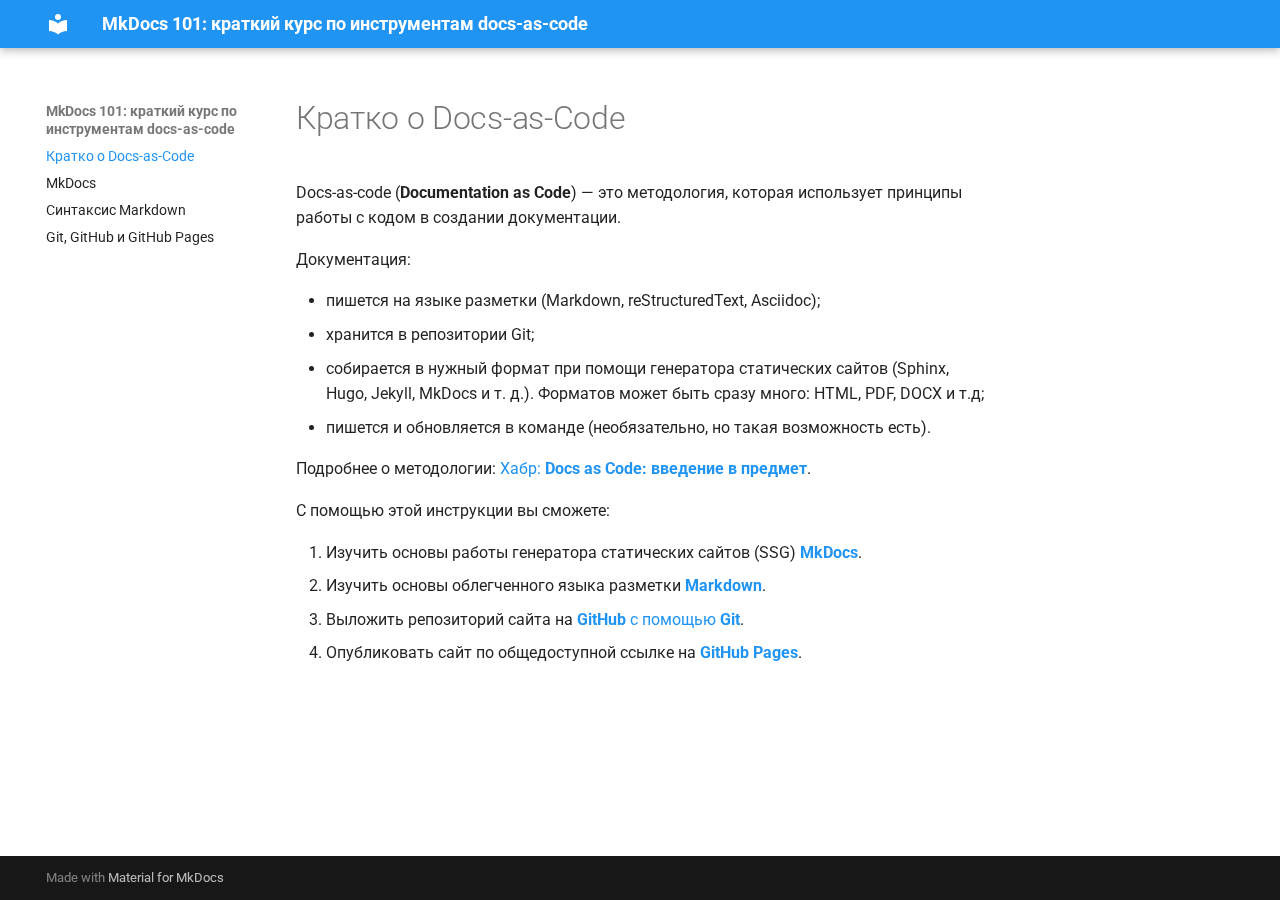
<file: index.html>
<!doctype html>
<html lang="ru" class="no-js">
  <head>
    
      <meta charset="utf-8">
      <meta name="viewport" content="width=device-width,initial-scale=1">
      
      
        <meta name="author" content="Михаил Миронов">
      
      
      
      
        <link rel="next" href="mkdocs/">
      
      
      <link rel="icon" href="images/md/2-example.png">
      <meta name="generator" content="mkdocs-1.5.3, mkdocs-material-9.5.7">
    
    
      
        <title>MkDocs 101: краткий курс по инструментам docs-as-code</title>
      
    
    
      <link rel="stylesheet" href="assets/stylesheets/main.f2e4d321.min.css">
      
        
        <link rel="stylesheet" href="assets/stylesheets/palette.06af60db.min.css">
      
      


    
    
      
    
    
      
        
        
        <link rel="preconnect" href="https://fonts.gstatic.com" crossorigin>
        <link rel="stylesheet" href="https://fonts.googleapis.com/css?family=Roboto:300,300i,400,400i,700,700i%7CRoboto+Mono:400,400i,700,700i&display=fallback">
        <style>:root{--md-text-font:"Roboto";--md-code-font:"Roboto Mono"}</style>
      
    
    
    <script>__md_scope=new URL(".",location),__md_hash=e=>[...e].reduce((e,_)=>(e<<5)-e+_.charCodeAt(0),0),__md_get=(e,_=localStorage,t=__md_scope)=>JSON.parse(_.getItem(t.pathname+"."+e)),__md_set=(e,_,t=localStorage,a=__md_scope)=>{try{t.setItem(a.pathname+"."+e,JSON.stringify(_))}catch(e){}}</script>
    
      

    
    
    
   <link href="assets/stylesheets/glightbox.min.css" rel="stylesheet"/><style>
    html.glightbox-open { overflow: initial; height: 100%; }
    .gslide-title { margin-top: 0px; user-select: text; }
    .gslide-desc { color: #666; user-select: text; }
    .gslide-image img { background: white; }
    .gscrollbar-fixer { padding-right: 15px; }
    .gdesc-inner { font-size: 0.75rem; }
    body[data-md-color-scheme="slate"] .gdesc-inner { background: var(--md-default-bg-color);}
    body[data-md-color-scheme="slate"] .gslide-title { color: var(--md-default-fg-color);}
    body[data-md-color-scheme="slate"] .gslide-desc { color: var(--md-default-fg-color);}</style> <script src="assets/javascripts/glightbox.min.js"></script></head>
  
  
    
    
    
    
    
    <body dir="ltr" data-md-color-scheme="default" data-md-color-primary="blue" data-md-color-accent="indigo">
  
    
    <input class="md-toggle" data-md-toggle="drawer" type="checkbox" id="__drawer" autocomplete="off">
    <input class="md-toggle" data-md-toggle="search" type="checkbox" id="__search" autocomplete="off">
    <label class="md-overlay" for="__drawer"></label>
    <div data-md-component="skip">
      
        
        <a href="#docs-as-code" class="md-skip">
          Перейти к содержанию
        </a>
      
    </div>
    <div data-md-component="announce">
      
    </div>
    
    
      

  

<header class="md-header md-header--shadow" data-md-component="header">
  <nav class="md-header__inner md-grid" aria-label="Верхний колонтитул">
    <a href="." title="MkDocs 101: краткий курс по инструментам docs-as-code" class="md-header__button md-logo" aria-label="MkDocs 101: краткий курс по инструментам docs-as-code" data-md-component="logo">
      
  
  <svg xmlns="http://www.w3.org/2000/svg" viewBox="0 0 24 24"><path d="M12 8a3 3 0 0 0 3-3 3 3 0 0 0-3-3 3 3 0 0 0-3 3 3 3 0 0 0 3 3m0 3.54C9.64 9.35 6.5 8 3 8v11c3.5 0 6.64 1.35 9 3.54 2.36-2.19 5.5-3.54 9-3.54V8c-3.5 0-6.64 1.35-9 3.54Z"/></svg>

    </a>
    <label class="md-header__button md-icon" for="__drawer">
      
      <svg xmlns="http://www.w3.org/2000/svg" viewBox="0 0 24 24"><path d="M3 6h18v2H3V6m0 5h18v2H3v-2m0 5h18v2H3v-2Z"/></svg>
    </label>
    <div class="md-header__title" data-md-component="header-title">
      <div class="md-header__ellipsis">
        <div class="md-header__topic">
          <span class="md-ellipsis">
            MkDocs 101: краткий курс по инструментам docs-as-code
          </span>
        </div>
        <div class="md-header__topic" data-md-component="header-topic">
          <span class="md-ellipsis">
            
              Кратко о Docs-as-Code
            
          </span>
        </div>
      </div>
    </div>
    
      
    
    
    
    
    
  </nav>
  
</header>
    
    <div class="md-container" data-md-component="container">
      
      
        
          
        
      
      <main class="md-main" data-md-component="main">
        <div class="md-main__inner md-grid">
          
            
              
              <div class="md-sidebar md-sidebar--primary" data-md-component="sidebar" data-md-type="navigation" >
                <div class="md-sidebar__scrollwrap">
                  <div class="md-sidebar__inner">
                    



<nav class="md-nav md-nav--primary" aria-label="Навигация" data-md-level="0">
  <label class="md-nav__title" for="__drawer">
    <a href="." title="MkDocs 101: краткий курс по инструментам docs-as-code" class="md-nav__button md-logo" aria-label="MkDocs 101: краткий курс по инструментам docs-as-code" data-md-component="logo">
      
  
  <svg xmlns="http://www.w3.org/2000/svg" viewBox="0 0 24 24"><path d="M12 8a3 3 0 0 0 3-3 3 3 0 0 0-3-3 3 3 0 0 0-3 3 3 3 0 0 0 3 3m0 3.54C9.64 9.35 6.5 8 3 8v11c3.5 0 6.64 1.35 9 3.54 2.36-2.19 5.5-3.54 9-3.54V8c-3.5 0-6.64 1.35-9 3.54Z"/></svg>

    </a>
    MkDocs 101: краткий курс по инструментам docs-as-code
  </label>
  
  <ul class="md-nav__list" data-md-scrollfix>
    
      
      
  
  
    
  
  
  
    <li class="md-nav__item md-nav__item--active">
      
      <input class="md-nav__toggle md-toggle" type="checkbox" id="__toc">
      
      
        
      
      
      <a href="." class="md-nav__link md-nav__link--active">
        
  
  <span class="md-ellipsis">
    Кратко о Docs-as-Code
  </span>
  

      </a>
      
    </li>
  

    
      
      
  
  
  
  
    <li class="md-nav__item">
      <a href="mkdocs/" class="md-nav__link">
        
  
  <span class="md-ellipsis">
    MkDocs
  </span>
  

      </a>
    </li>
  

    
      
      
  
  
  
  
    <li class="md-nav__item">
      <a href="md/" class="md-nav__link">
        
  
  <span class="md-ellipsis">
    Синтаксис Markdown
  </span>
  

      </a>
    </li>
  

    
      
      
  
  
  
  
    <li class="md-nav__item">
      <a href="git/" class="md-nav__link">
        
  
  <span class="md-ellipsis">
    Git, GitHub и GitHub Pages
  </span>
  

      </a>
    </li>
  

    
  </ul>
</nav>
                  </div>
                </div>
              </div>
            
            
              
              <div class="md-sidebar md-sidebar--secondary" data-md-component="sidebar" data-md-type="toc" >
                <div class="md-sidebar__scrollwrap">
                  <div class="md-sidebar__inner">
                    

<nav class="md-nav md-nav--secondary" aria-label="Содержание">
  
  
  
    
  
  
</nav>
                  </div>
                </div>
              </div>
            
          
          
            <div class="md-content" data-md-component="content">
              <article class="md-content__inner md-typeset">
                
                  


<h1 id="docs-as-code">Кратко о Docs-as-Code</h1>
<p>Docs-as-code (<strong>Documentation as Code</strong>) — это методология, которая использует принципы работы с кодом в создании документации.</p>
<p>Документация:</p>
<ul>
<li>пишется на языке разметки (Markdown, reStructuredText, Asciidoc);</li>
<li>хранится в репозитории Git;</li>
<li>собирается в нужный формат при помощи генератора статических сайтов (Sphinx, Hugo, Jekyll, MkDocs и т. д.). Форматов может быть сразу много: HTML, PDF, DOCX и т.д;</li>
<li>пишется и обновляется в команде (необязательно, но такая возможность есть).</li>
</ul>
<p>Подробнее о методологии: <a href="https://habr.com/ru/companies/plesk/articles/555110/">Хабр: <strong>Docs as Code: введение в предмет</strong></a>.</p>
<p>С помощью этой инструкции вы сможете:</p>
<ol>
<li>Изучить основы работы генератора статических сайтов (SSG) <a href="mkdocs/"><strong>MkDocs</strong></a>.</li>
<li>Изучить основы облегченного языка разметки <a href="md/"><strong>Markdown</strong></a>.</li>
<li>Выложить репозиторий сайта на <a href="git/"><strong>GitHub</strong> с помощью <strong>Git</strong></a>.</li>
<li>Опубликовать сайт по общедоступной ссылке на <a href="git/"><strong>GitHub Pages</strong></a>.</li>
</ol>












                
              </article>
            </div>
          
          
<script>var target=document.getElementById(location.hash.slice(1));target&&target.name&&(target.checked=target.name.startsWith("__tabbed_"))</script>
        </div>
        
      </main>
      
        <footer class="md-footer">
  
  <div class="md-footer-meta md-typeset">
    <div class="md-footer-meta__inner md-grid">
      <div class="md-copyright">
  
  
    Made with
    <a href="https://squidfunk.github.io/mkdocs-material/" target="_blank" rel="noopener">
      Material for MkDocs
    </a>
  
</div>
      
    </div>
  </div>
</footer>
      
    </div>
    <div class="md-dialog" data-md-component="dialog">
      <div class="md-dialog__inner md-typeset"></div>
    </div>
    
    
    <script id="__config" type="application/json">{"base": ".", "features": [], "search": "assets/javascripts/workers/search.b8dbb3d2.min.js", "translations": {"clipboard.copied": "\u0421\u043a\u043e\u043f\u0438\u0440\u043e\u0432\u0430\u043d\u043e \u0432 \u0431\u0443\u0444\u0435\u0440", "clipboard.copy": "\u041a\u043e\u043f\u0438\u0440\u043e\u0432\u0430\u0442\u044c \u0432 \u0431\u0443\u0444\u0435\u0440", "search.result.more.one": "\u0415\u0449\u0451 1 \u043d\u0430 \u044d\u0442\u043e\u0439 \u0441\u0442\u0440\u0430\u043d\u0438\u0446\u0435", "search.result.more.other": "\u0415\u0449\u0451 # \u043d\u0430 \u044d\u0442\u043e\u0439 \u0441\u0442\u0440\u0430\u043d\u0438\u0446\u0435", "search.result.none": "\u0421\u043e\u0432\u043f\u0430\u0434\u0435\u043d\u0438\u0439 \u043d\u0435 \u043d\u0430\u0439\u0434\u0435\u043d\u043e", "search.result.one": "\u041d\u0430\u0439\u0434\u0435\u043d\u043e 1 \u0441\u043e\u0432\u043f\u0430\u0434\u0435\u043d\u0438\u0435", "search.result.other": "\u041d\u0430\u0439\u0434\u0435\u043d\u043e \u0441\u043e\u0432\u043f\u0430\u0434\u0435\u043d\u0438\u0439: #", "search.result.placeholder": "\u041d\u0430\u0447\u043d\u0438\u0442\u0435 \u043f\u0435\u0447\u0430\u0442\u0430\u0442\u044c \u0434\u043b\u044f \u043f\u043e\u0438\u0441\u043a\u0430", "search.result.term.missing": "\u041e\u0442\u0441\u0443\u0442\u0441\u0442\u0432\u0443\u0435\u0442", "select.version": "\u0412\u044b\u0431\u0435\u0440\u0438\u0442\u0435 \u0432\u0435\u0440\u0441\u0438\u044e"}}</script>
    
    
      <script src="assets/javascripts/bundle.caa56a14.min.js"></script>
      
    
  <script>document$.subscribe(() => {const lightbox = GLightbox({"touchNavigation": true, "loop": false, "zoomable": true, "draggable": true, "openEffect": "zoom", "closeEffect": "zoom", "slideEffect": "slide"});})</script></body>
</html>
</file>
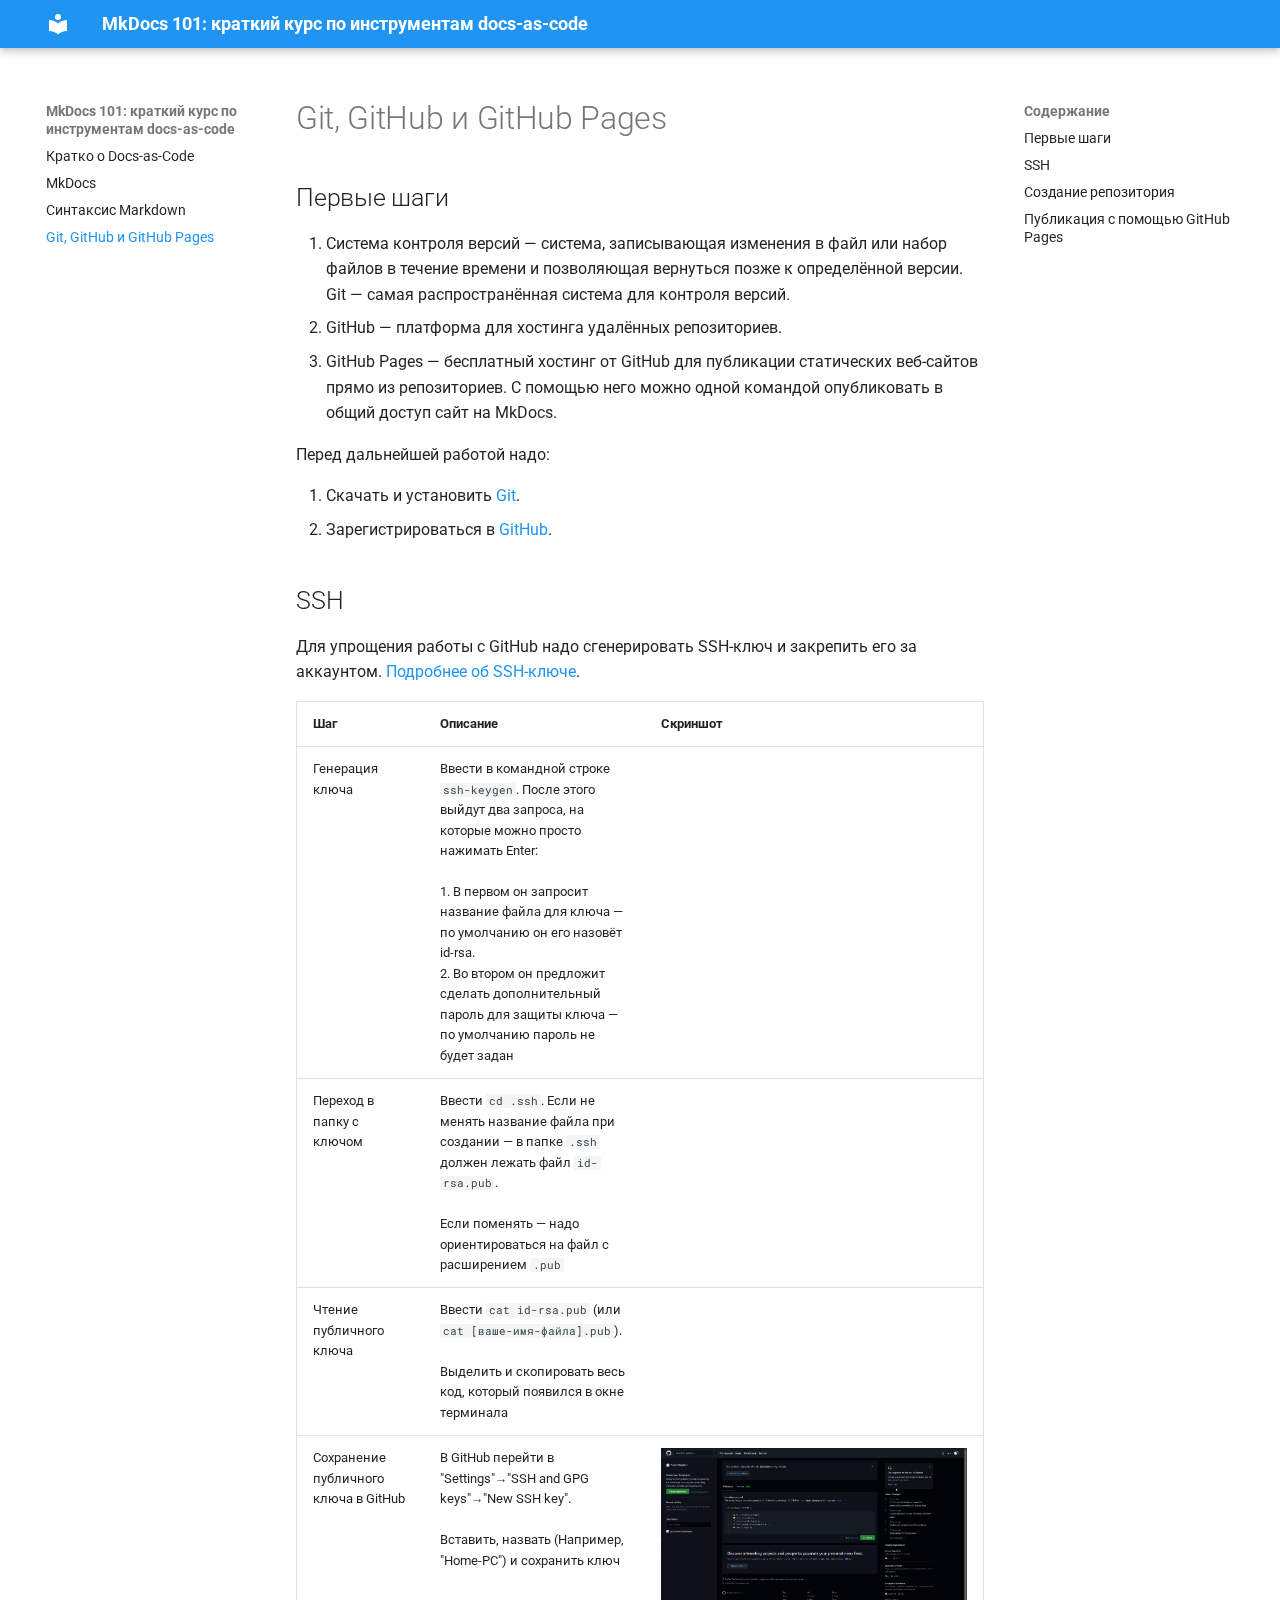
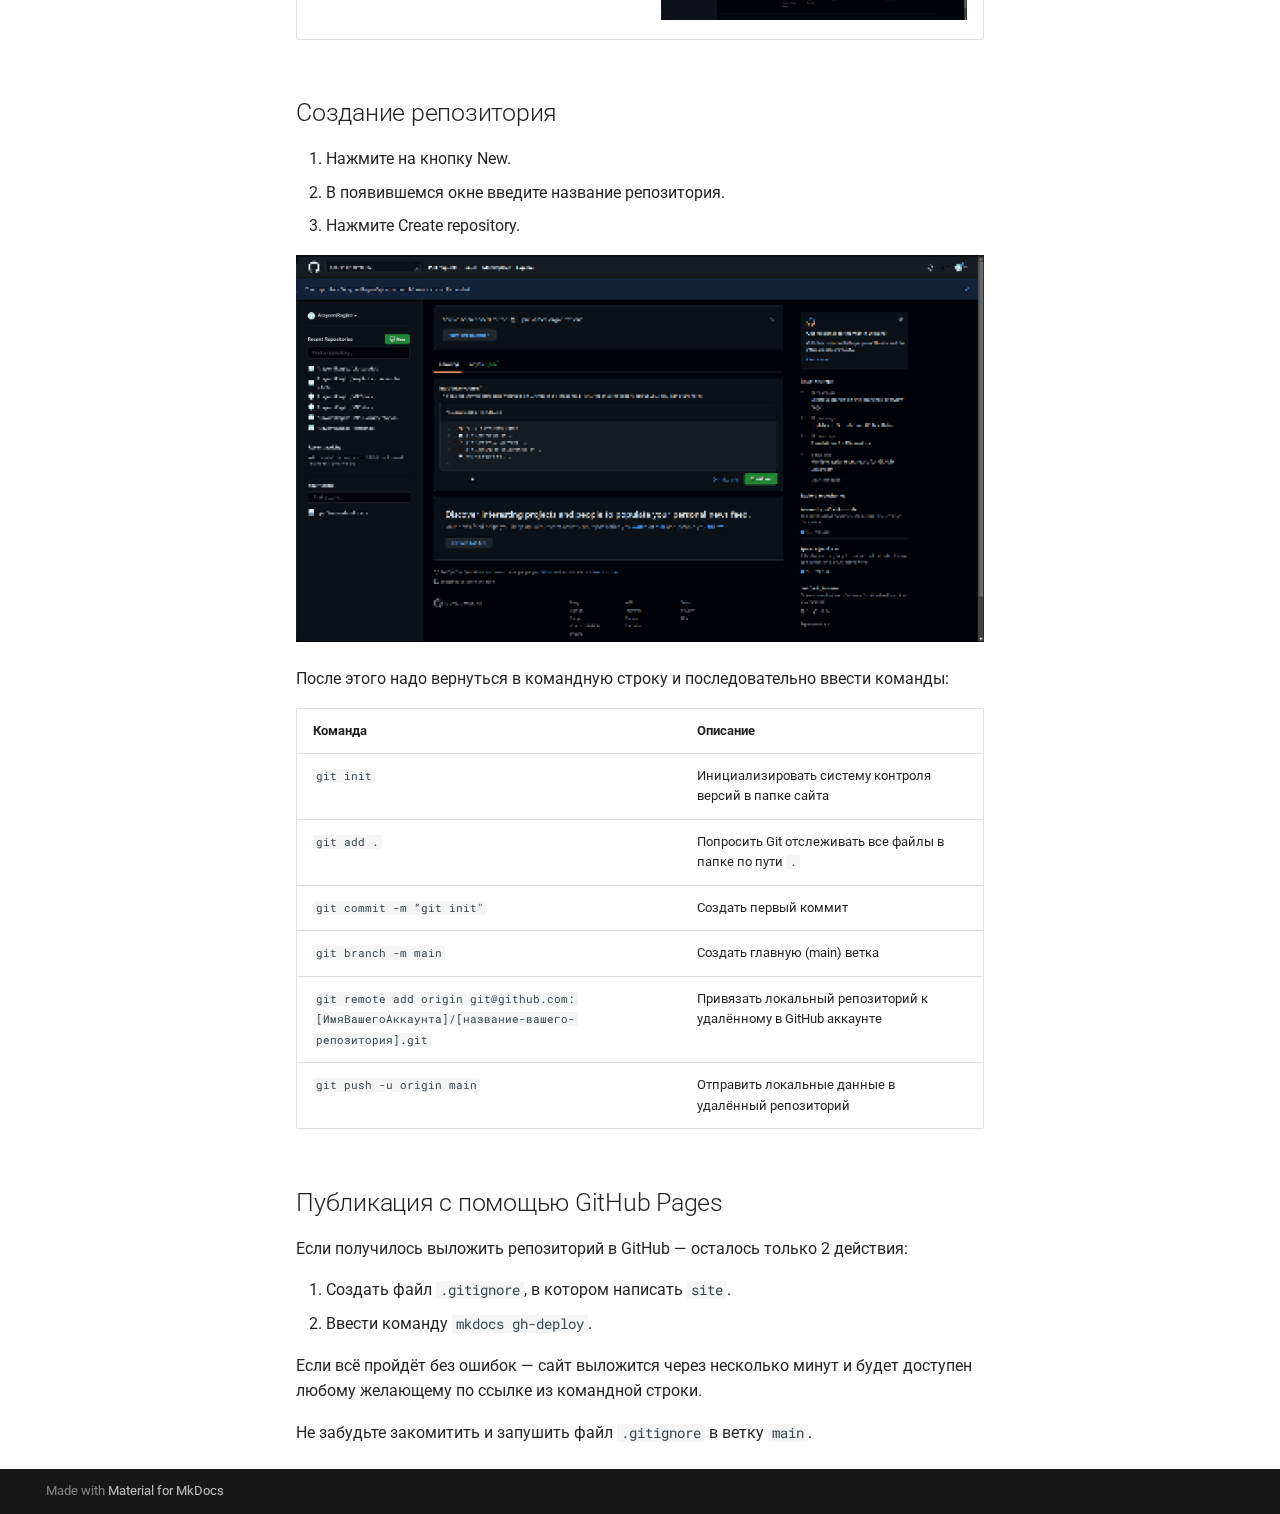
<file: git/index.html>
<!doctype html>
<html lang="ru" class="no-js">
  <head>
    
      <meta charset="utf-8">
      <meta name="viewport" content="width=device-width,initial-scale=1">
      
      
        <meta name="author" content="Михаил Миронов">
      
      
      
        <link rel="prev" href="../md/">
      
      
      
      <link rel="icon" href="../images/md/2-example.png">
      <meta name="generator" content="mkdocs-1.5.3, mkdocs-material-9.5.7">
    
    
      
        <title>Git, GitHub и GitHub Pages - MkDocs 101: краткий курс по инструментам docs-as-code</title>
      
    
    
      <link rel="stylesheet" href="../assets/stylesheets/main.f2e4d321.min.css">
      
        
        <link rel="stylesheet" href="../assets/stylesheets/palette.06af60db.min.css">
      
      


    
    
      
    
    
      
        
        
        <link rel="preconnect" href="https://fonts.gstatic.com" crossorigin>
        <link rel="stylesheet" href="https://fonts.googleapis.com/css?family=Roboto:300,300i,400,400i,700,700i%7CRoboto+Mono:400,400i,700,700i&display=fallback">
        <style>:root{--md-text-font:"Roboto";--md-code-font:"Roboto Mono"}</style>
      
    
    
    <script>__md_scope=new URL("..",location),__md_hash=e=>[...e].reduce((e,_)=>(e<<5)-e+_.charCodeAt(0),0),__md_get=(e,_=localStorage,t=__md_scope)=>JSON.parse(_.getItem(t.pathname+"."+e)),__md_set=(e,_,t=localStorage,a=__md_scope)=>{try{t.setItem(a.pathname+"."+e,JSON.stringify(_))}catch(e){}}</script>
    
      

    
    
    
   <link href="../assets/stylesheets/glightbox.min.css" rel="stylesheet"/><style>
    html.glightbox-open { overflow: initial; height: 100%; }
    .gslide-title { margin-top: 0px; user-select: text; }
    .gslide-desc { color: #666; user-select: text; }
    .gslide-image img { background: white; }
    .gscrollbar-fixer { padding-right: 15px; }
    .gdesc-inner { font-size: 0.75rem; }
    body[data-md-color-scheme="slate"] .gdesc-inner { background: var(--md-default-bg-color);}
    body[data-md-color-scheme="slate"] .gslide-title { color: var(--md-default-fg-color);}
    body[data-md-color-scheme="slate"] .gslide-desc { color: var(--md-default-fg-color);}</style> <script src="../assets/javascripts/glightbox.min.js"></script></head>
  
  
    
    
    
    
    
    <body dir="ltr" data-md-color-scheme="default" data-md-color-primary="blue" data-md-color-accent="indigo">
  
    
    <input class="md-toggle" data-md-toggle="drawer" type="checkbox" id="__drawer" autocomplete="off">
    <input class="md-toggle" data-md-toggle="search" type="checkbox" id="__search" autocomplete="off">
    <label class="md-overlay" for="__drawer"></label>
    <div data-md-component="skip">
      
        
        <a href="#git-github-github-pages" class="md-skip">
          Перейти к содержанию
        </a>
      
    </div>
    <div data-md-component="announce">
      
    </div>
    
    
      

  

<header class="md-header md-header--shadow" data-md-component="header">
  <nav class="md-header__inner md-grid" aria-label="Верхний колонтитул">
    <a href=".." title="MkDocs 101: краткий курс по инструментам docs-as-code" class="md-header__button md-logo" aria-label="MkDocs 101: краткий курс по инструментам docs-as-code" data-md-component="logo">
      
  
  <svg xmlns="http://www.w3.org/2000/svg" viewBox="0 0 24 24"><path d="M12 8a3 3 0 0 0 3-3 3 3 0 0 0-3-3 3 3 0 0 0-3 3 3 3 0 0 0 3 3m0 3.54C9.64 9.35 6.5 8 3 8v11c3.5 0 6.64 1.35 9 3.54 2.36-2.19 5.5-3.54 9-3.54V8c-3.5 0-6.64 1.35-9 3.54Z"/></svg>

    </a>
    <label class="md-header__button md-icon" for="__drawer">
      
      <svg xmlns="http://www.w3.org/2000/svg" viewBox="0 0 24 24"><path d="M3 6h18v2H3V6m0 5h18v2H3v-2m0 5h18v2H3v-2Z"/></svg>
    </label>
    <div class="md-header__title" data-md-component="header-title">
      <div class="md-header__ellipsis">
        <div class="md-header__topic">
          <span class="md-ellipsis">
            MkDocs 101: краткий курс по инструментам docs-as-code
          </span>
        </div>
        <div class="md-header__topic" data-md-component="header-topic">
          <span class="md-ellipsis">
            
              Git, GitHub и GitHub Pages
            
          </span>
        </div>
      </div>
    </div>
    
      
    
    
    
    
    
  </nav>
  
</header>
    
    <div class="md-container" data-md-component="container">
      
      
        
          
        
      
      <main class="md-main" data-md-component="main">
        <div class="md-main__inner md-grid">
          
            
              
              <div class="md-sidebar md-sidebar--primary" data-md-component="sidebar" data-md-type="navigation" >
                <div class="md-sidebar__scrollwrap">
                  <div class="md-sidebar__inner">
                    



<nav class="md-nav md-nav--primary" aria-label="Навигация" data-md-level="0">
  <label class="md-nav__title" for="__drawer">
    <a href=".." title="MkDocs 101: краткий курс по инструментам docs-as-code" class="md-nav__button md-logo" aria-label="MkDocs 101: краткий курс по инструментам docs-as-code" data-md-component="logo">
      
  
  <svg xmlns="http://www.w3.org/2000/svg" viewBox="0 0 24 24"><path d="M12 8a3 3 0 0 0 3-3 3 3 0 0 0-3-3 3 3 0 0 0-3 3 3 3 0 0 0 3 3m0 3.54C9.64 9.35 6.5 8 3 8v11c3.5 0 6.64 1.35 9 3.54 2.36-2.19 5.5-3.54 9-3.54V8c-3.5 0-6.64 1.35-9 3.54Z"/></svg>

    </a>
    MkDocs 101: краткий курс по инструментам docs-as-code
  </label>
  
  <ul class="md-nav__list" data-md-scrollfix>
    
      
      
  
  
  
  
    <li class="md-nav__item">
      <a href=".." class="md-nav__link">
        
  
  <span class="md-ellipsis">
    Кратко о Docs-as-Code
  </span>
  

      </a>
    </li>
  

    
      
      
  
  
  
  
    <li class="md-nav__item">
      <a href="../mkdocs/" class="md-nav__link">
        
  
  <span class="md-ellipsis">
    MkDocs
  </span>
  

      </a>
    </li>
  

    
      
      
  
  
  
  
    <li class="md-nav__item">
      <a href="../md/" class="md-nav__link">
        
  
  <span class="md-ellipsis">
    Синтаксис Markdown
  </span>
  

      </a>
    </li>
  

    
      
      
  
  
    
  
  
  
    <li class="md-nav__item md-nav__item--active">
      
      <input class="md-nav__toggle md-toggle" type="checkbox" id="__toc">
      
      
        
      
      
        <label class="md-nav__link md-nav__link--active" for="__toc">
          
  
  <span class="md-ellipsis">
    Git, GitHub и GitHub Pages
  </span>
  

          <span class="md-nav__icon md-icon"></span>
        </label>
      
      <a href="./" class="md-nav__link md-nav__link--active">
        
  
  <span class="md-ellipsis">
    Git, GitHub и GitHub Pages
  </span>
  

      </a>
      
        

<nav class="md-nav md-nav--secondary" aria-label="Содержание">
  
  
  
    
  
  
    <label class="md-nav__title" for="__toc">
      <span class="md-nav__icon md-icon"></span>
      Содержание
    </label>
    <ul class="md-nav__list" data-md-component="toc" data-md-scrollfix>
      
        <li class="md-nav__item">
  <a href="#_1" class="md-nav__link">
    <span class="md-ellipsis">
      Первые шаги
    </span>
  </a>
  
</li>
      
        <li class="md-nav__item">
  <a href="#ssh" class="md-nav__link">
    <span class="md-ellipsis">
      SSH
    </span>
  </a>
  
</li>
      
        <li class="md-nav__item">
  <a href="#c" class="md-nav__link">
    <span class="md-ellipsis">
      Cоздание репозитория
    </span>
  </a>
  
</li>
      
        <li class="md-nav__item">
  <a href="#github-pages" class="md-nav__link">
    <span class="md-ellipsis">
      Публикация с помощью GitHub Pages
    </span>
  </a>
  
</li>
      
    </ul>
  
</nav>
      
    </li>
  

    
  </ul>
</nav>
                  </div>
                </div>
              </div>
            
            
              
              <div class="md-sidebar md-sidebar--secondary" data-md-component="sidebar" data-md-type="toc" >
                <div class="md-sidebar__scrollwrap">
                  <div class="md-sidebar__inner">
                    

<nav class="md-nav md-nav--secondary" aria-label="Содержание">
  
  
  
    
  
  
    <label class="md-nav__title" for="__toc">
      <span class="md-nav__icon md-icon"></span>
      Содержание
    </label>
    <ul class="md-nav__list" data-md-component="toc" data-md-scrollfix>
      
        <li class="md-nav__item">
  <a href="#_1" class="md-nav__link">
    <span class="md-ellipsis">
      Первые шаги
    </span>
  </a>
  
</li>
      
        <li class="md-nav__item">
  <a href="#ssh" class="md-nav__link">
    <span class="md-ellipsis">
      SSH
    </span>
  </a>
  
</li>
      
        <li class="md-nav__item">
  <a href="#c" class="md-nav__link">
    <span class="md-ellipsis">
      Cоздание репозитория
    </span>
  </a>
  
</li>
      
        <li class="md-nav__item">
  <a href="#github-pages" class="md-nav__link">
    <span class="md-ellipsis">
      Публикация с помощью GitHub Pages
    </span>
  </a>
  
</li>
      
    </ul>
  
</nav>
                  </div>
                </div>
              </div>
            
          
          
            <div class="md-content" data-md-component="content">
              <article class="md-content__inner md-typeset">
                
                  


<h1 id="git-github-github-pages">Git, GitHub и GitHub Pages</h1>
<h2 id="_1">Первые шаги</h2>
<ol>
<li>Система контроля версий — система, записывающая изменения в файл или набор файлов в течение времени и позволяющая вернуться позже к определённой версии.<br>
    Git — самая распространённая система для контроля версий.</li>
<li>GitHub — платформа для хостинга удалённых репозиториев.</li>
<li>GitHub Pages — бесплатный хостинг от GitHub для публикации статических веб-сайтов прямо из репозиториев. С помощью него можно одной командой опубликовать в общий доступ сайт на MkDocs.</li>
</ol>
<p>Перед дальнейшей работой надо:</p>
<ol>
<li>Скачать и установить <a href="https://git-scm.com/downloads">Git</a>.</li>
<li>Зарегистрироваться в <a href="https://github.com/">GitHub</a>.</li>
</ol>
<h2 id="ssh">SSH</h2>
<p>Для упрощения работы с GitHub надо сгенерировать SSH-ключ и закрепить его за аккаунтом. <a href="https://selectel.ru/blog/ssh-keys/">Подробнее об SSH-ключе</a>.</p>
<table>
<thead>
<tr>
<th>Шаг</th>
<th>Описание</th>
<th>Скриншот</th>
</tr>
</thead>
<tbody>
<tr>
<td>Генерация ключа</td>
<td>Ввести в командной строке <code>ssh-keygen</code>. После этого выйдут два запроса, на которые можно просто нажимать Enter:<br><br>1. В первом он запросит название файла для ключа — по умолчанию он его назовёт id-rsa.<br>2. Во втором он предложит сделать дополнительный пароль для защиты ключа — по умолчанию пароль не будет задан</td>
<td></td>
</tr>
<tr>
<td>Переход в папку с ключом</td>
<td>Ввести <code>cd .ssh</code>. Если не менять название файла при создании — в папке <code>.ssh</code> должен лежать файл <code>id-rsa.pub</code>.<br><br>Если поменять — надо ориентироваться на файл с расширением <code>.pub</code></td>
<td></td>
</tr>
<tr>
<td>Чтение публичного ключа</td>
<td>Ввести <code>cat id-rsa.pub</code> (или <code>cat [ваше-имя-файла].pub</code>). <br><br>Выделить и скопировать весь код, который появился в окне терминала</td>
<td></td>
</tr>
<tr>
<td>Сохранение публичного ключа в GitHub</td>
<td>В GitHub перейти в "Settings"→"SSH and GPG keys"→"New SSH key".<br><br>Вставить, назвать (Например, "Home-PC") и сохранить ключ</td>
<td><a class="glightbox" href="../images/git/1-ssh-github.gif" data-type="image" data-width="auto" data-height="auto" data-desc-position="bottom"><img alt="" src="../images/git/1-ssh-github.gif" /></a></td>
</tr>
</tbody>
</table>
<h2 id="c">Cоздание репозитория</h2>
<ol>
<li>Нажмите на кнопку New.</li>
<li>В появившемся окне введите название репозитория.</li>
<li>Нажмите Create repository.</li>
</ol>
<p><a class="glightbox" href="../images/git/2-git-repo-creating.gif" data-type="image" data-width="auto" data-height="auto" data-desc-position="bottom"><img alt="" src="../images/git/2-git-repo-creating.gif" /></a></p>
<p>После этого надо вернуться в командную строку и последовательно ввести команды:</p>
<table>
<thead>
<tr>
<th>Команда</th>
<th>Описание</th>
</tr>
</thead>
<tbody>
<tr>
<td><code>git init</code></td>
<td>Инициализировать систему контроля версий в папке сайта</td>
</tr>
<tr>
<td><code>git add .</code></td>
<td>Попросить Git отслеживать все файлы в папке по пути <code>.</code></td>
</tr>
<tr>
<td><code>git commit -m “git init"</code></td>
<td>Создать первый коммит</td>
</tr>
<tr>
<td><code>git branch -m main</code></td>
<td>Создать главную (main) ветка</td>
</tr>
<tr>
<td><code>git remote add origin git@github.com:[ИмяВашегоАккаунта]/[название-вашего-репозитория].git</code></td>
<td>Привязать локальный репозиторий к удалённому в GitHub аккаунте</td>
</tr>
<tr>
<td><code>git push -u origin main</code></td>
<td>Отправить локальные данные в удалённый репозиторий</td>
</tr>
</tbody>
</table>
<h2 id="github-pages">Публикация с помощью GitHub Pages</h2>
<p>Если получилось выложить репозиторий в GitHub — осталось только 2 действия:</p>
<ol>
<li>Создать файл <code>.gitignore</code>, в котором написать <code>site</code>.</li>
<li>Ввести команду <code>mkdocs gh-deploy</code>.</li>
</ol>
<p>Если всё пройдёт без ошибок — сайт выложится через несколько минут и будет доступен любому желающему по ссылке из командной строки.</p>
<p>Не забудьте закомитить и запушить файл <code>.gitignore</code> в ветку <code>main</code>. </p>












                
              </article>
            </div>
          
          
<script>var target=document.getElementById(location.hash.slice(1));target&&target.name&&(target.checked=target.name.startsWith("__tabbed_"))</script>
        </div>
        
      </main>
      
        <footer class="md-footer">
  
  <div class="md-footer-meta md-typeset">
    <div class="md-footer-meta__inner md-grid">
      <div class="md-copyright">
  
  
    Made with
    <a href="https://squidfunk.github.io/mkdocs-material/" target="_blank" rel="noopener">
      Material for MkDocs
    </a>
  
</div>
      
    </div>
  </div>
</footer>
      
    </div>
    <div class="md-dialog" data-md-component="dialog">
      <div class="md-dialog__inner md-typeset"></div>
    </div>
    
    
    <script id="__config" type="application/json">{"base": "..", "features": [], "search": "../assets/javascripts/workers/search.b8dbb3d2.min.js", "translations": {"clipboard.copied": "\u0421\u043a\u043e\u043f\u0438\u0440\u043e\u0432\u0430\u043d\u043e \u0432 \u0431\u0443\u0444\u0435\u0440", "clipboard.copy": "\u041a\u043e\u043f\u0438\u0440\u043e\u0432\u0430\u0442\u044c \u0432 \u0431\u0443\u0444\u0435\u0440", "search.result.more.one": "\u0415\u0449\u0451 1 \u043d\u0430 \u044d\u0442\u043e\u0439 \u0441\u0442\u0440\u0430\u043d\u0438\u0446\u0435", "search.result.more.other": "\u0415\u0449\u0451 # \u043d\u0430 \u044d\u0442\u043e\u0439 \u0441\u0442\u0440\u0430\u043d\u0438\u0446\u0435", "search.result.none": "\u0421\u043e\u0432\u043f\u0430\u0434\u0435\u043d\u0438\u0439 \u043d\u0435 \u043d\u0430\u0439\u0434\u0435\u043d\u043e", "search.result.one": "\u041d\u0430\u0439\u0434\u0435\u043d\u043e 1 \u0441\u043e\u0432\u043f\u0430\u0434\u0435\u043d\u0438\u0435", "search.result.other": "\u041d\u0430\u0439\u0434\u0435\u043d\u043e \u0441\u043e\u0432\u043f\u0430\u0434\u0435\u043d\u0438\u0439: #", "search.result.placeholder": "\u041d\u0430\u0447\u043d\u0438\u0442\u0435 \u043f\u0435\u0447\u0430\u0442\u0430\u0442\u044c \u0434\u043b\u044f \u043f\u043e\u0438\u0441\u043a\u0430", "search.result.term.missing": "\u041e\u0442\u0441\u0443\u0442\u0441\u0442\u0432\u0443\u0435\u0442", "select.version": "\u0412\u044b\u0431\u0435\u0440\u0438\u0442\u0435 \u0432\u0435\u0440\u0441\u0438\u044e"}}</script>
    
    
      <script src="../assets/javascripts/bundle.caa56a14.min.js"></script>
      
    
  <script>document$.subscribe(() => {const lightbox = GLightbox({"touchNavigation": true, "loop": false, "zoomable": true, "draggable": true, "openEffect": "zoom", "closeEffect": "zoom", "slideEffect": "slide"});})</script></body>
</html>
</file>
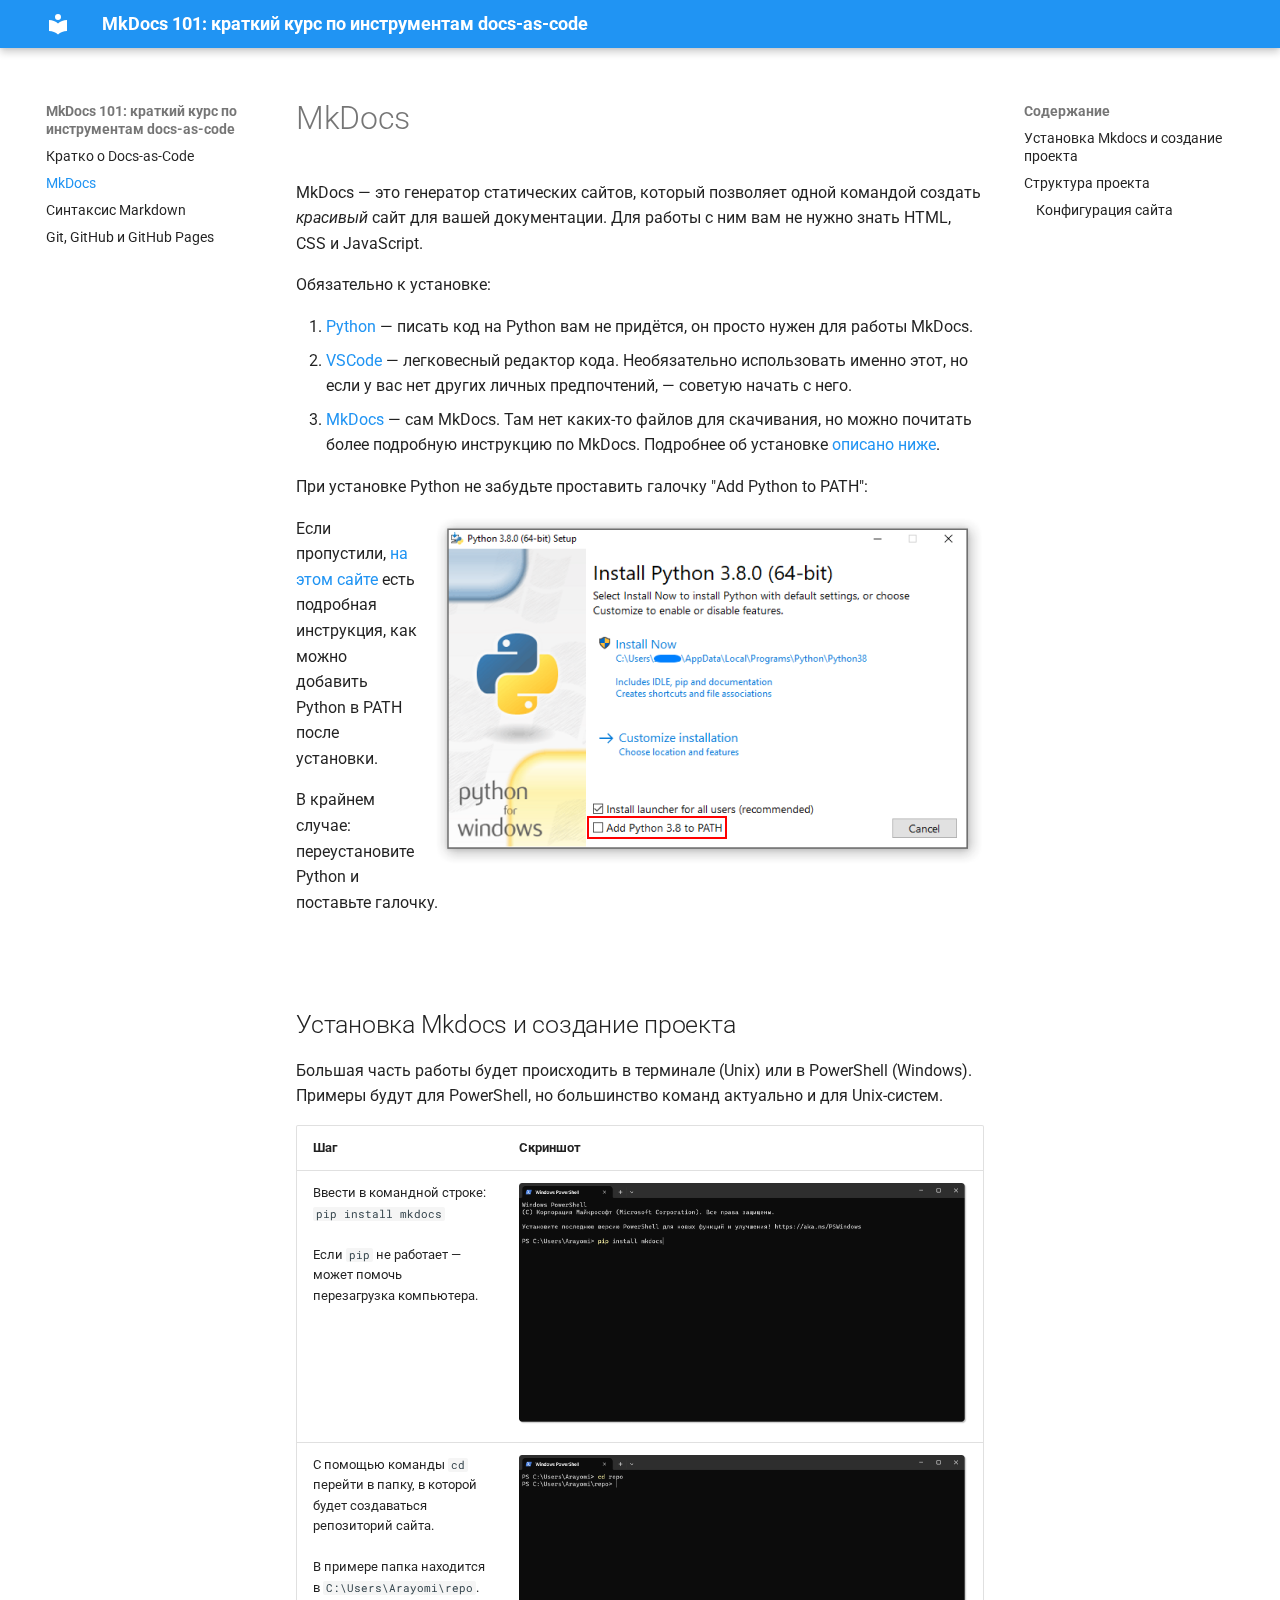
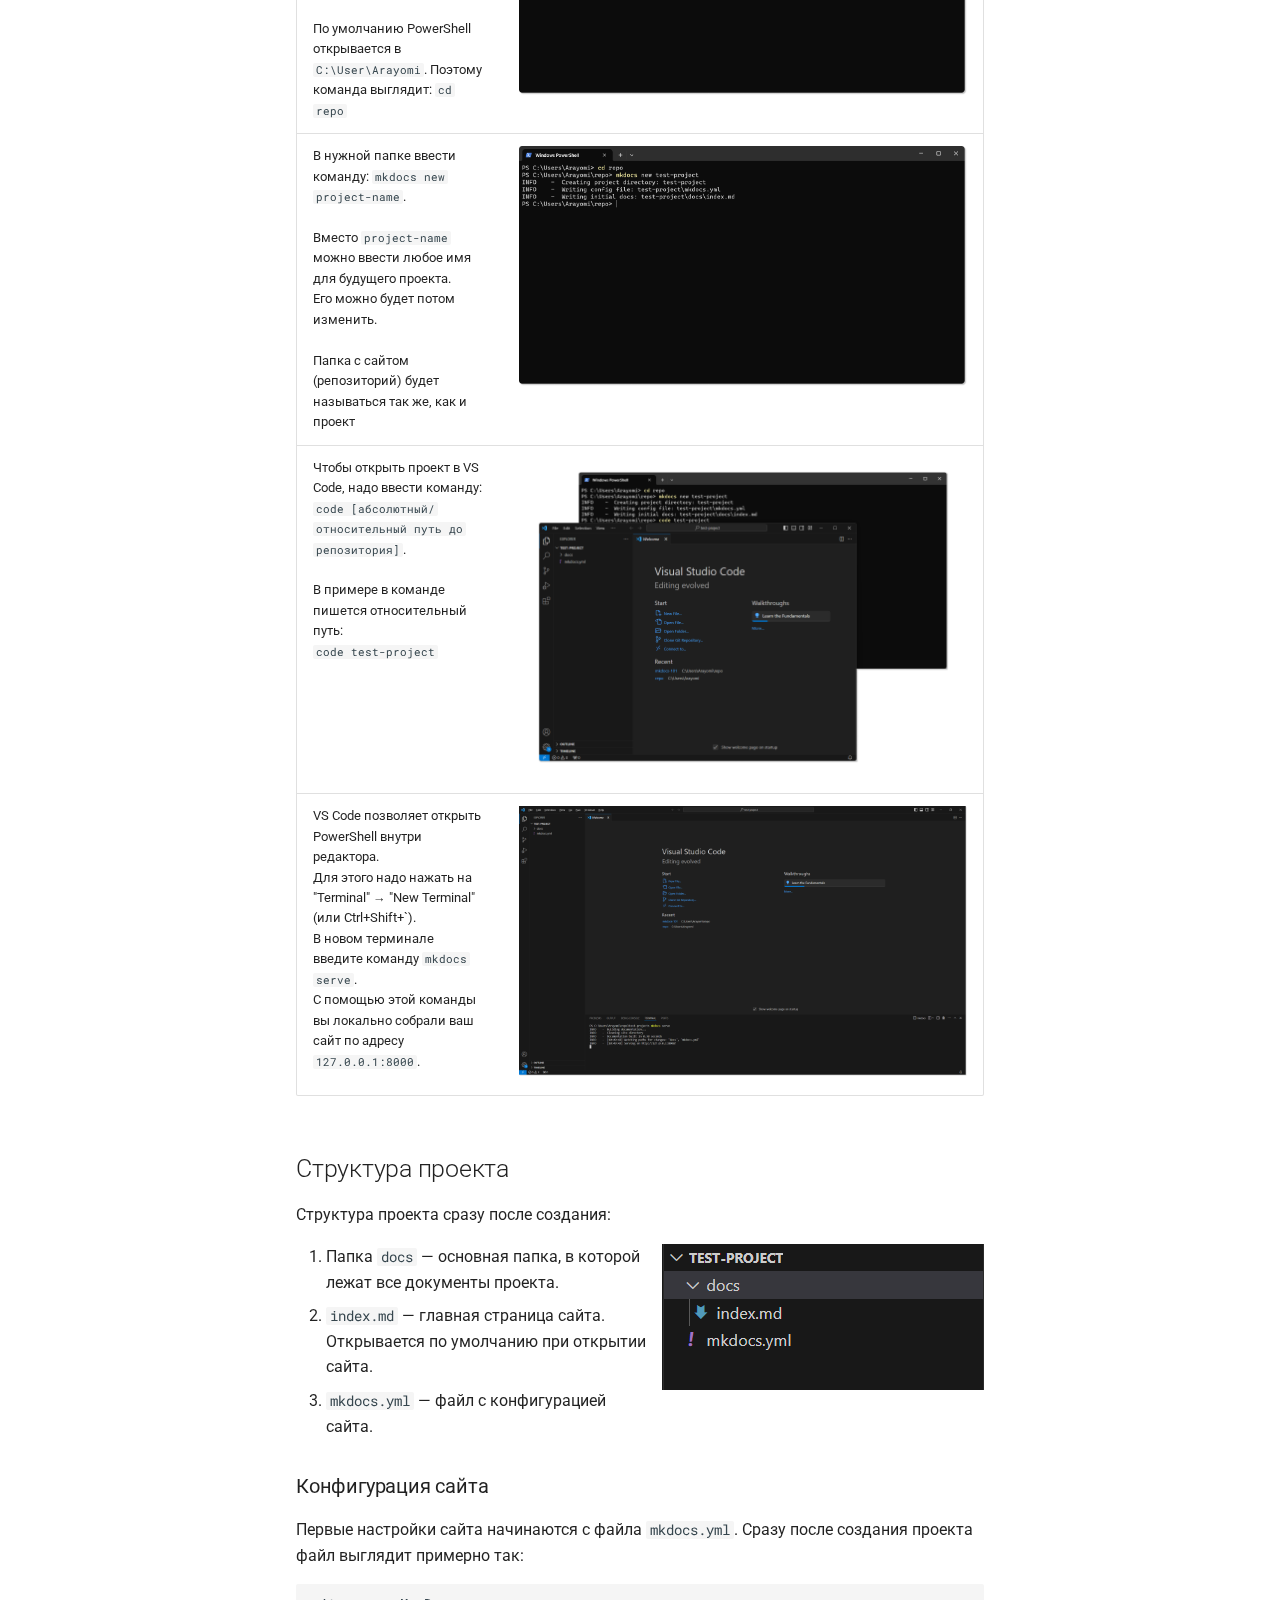
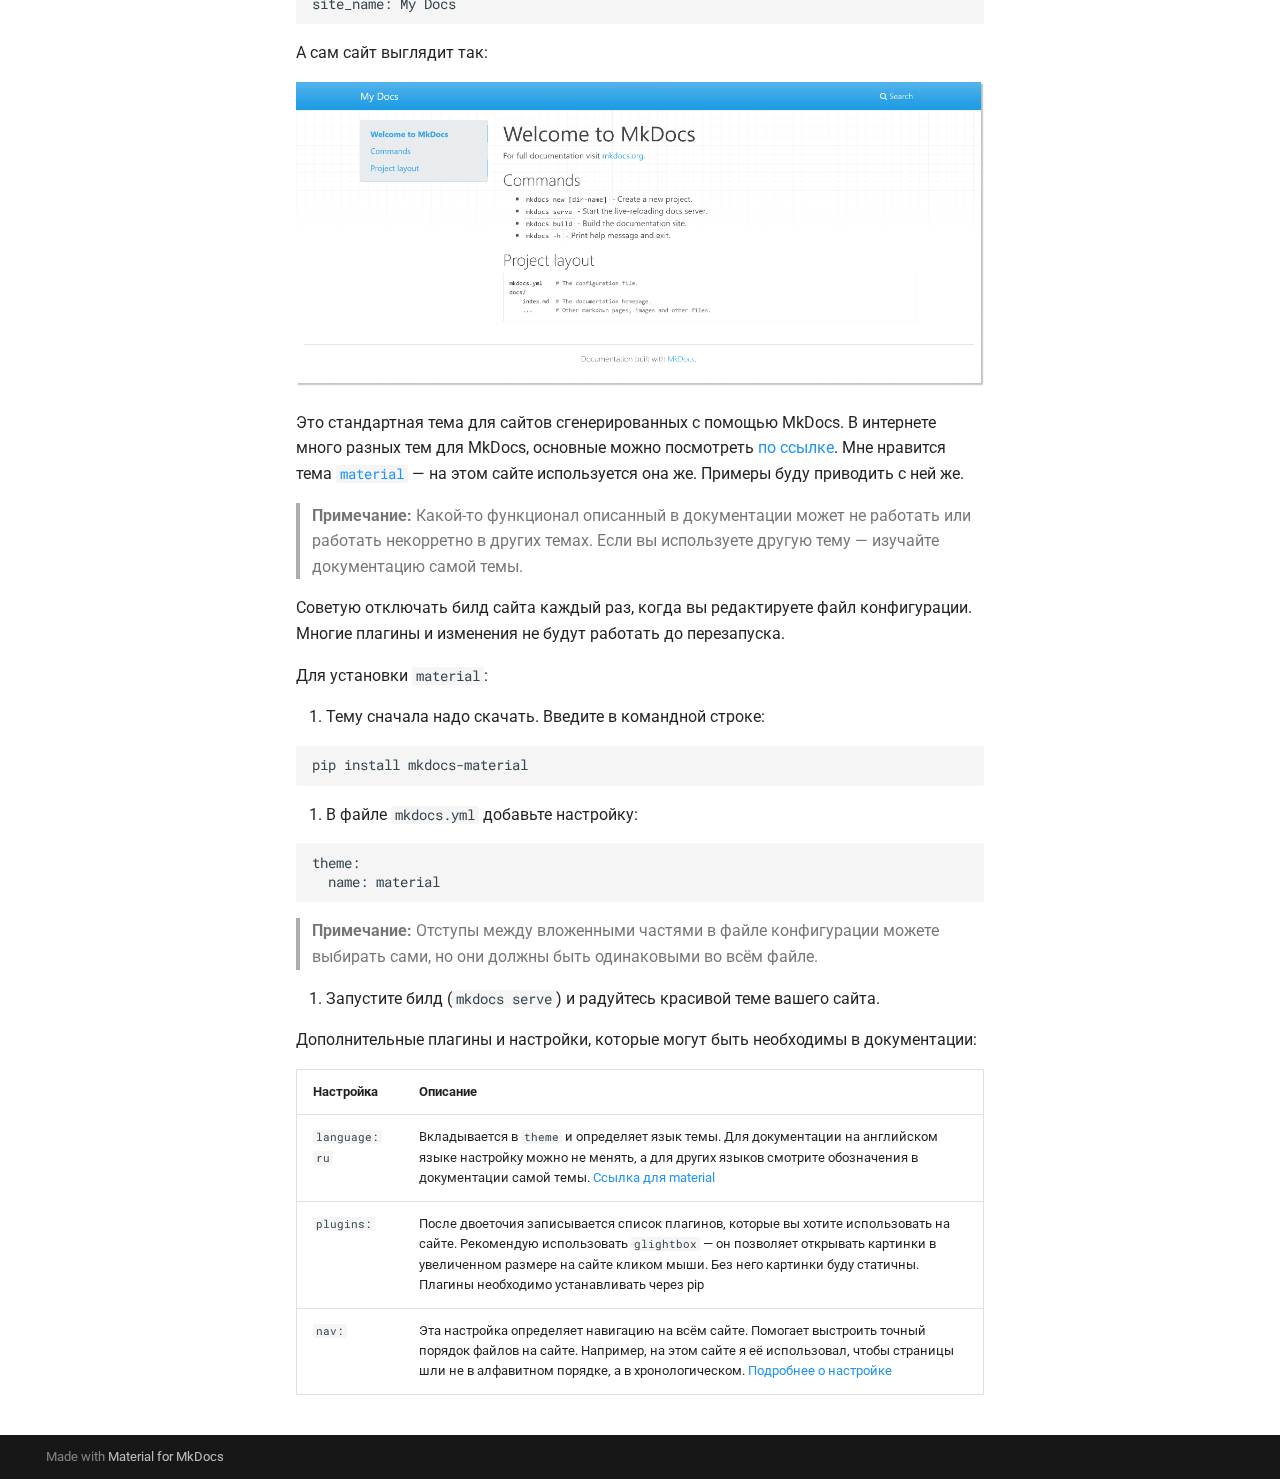
<file: mkdocs/index.html>
<!doctype html>
<html lang="ru" class="no-js">
  <head>
    
      <meta charset="utf-8">
      <meta name="viewport" content="width=device-width,initial-scale=1">
      
      
        <meta name="author" content="Михаил Миронов">
      
      
      
        <link rel="prev" href="..">
      
      
        <link rel="next" href="../md/">
      
      
      <link rel="icon" href="../images/md/2-example.png">
      <meta name="generator" content="mkdocs-1.5.3, mkdocs-material-9.5.7">
    
    
      
        <title>MkDocs - MkDocs 101: краткий курс по инструментам docs-as-code</title>
      
    
    
      <link rel="stylesheet" href="../assets/stylesheets/main.f2e4d321.min.css">
      
        
        <link rel="stylesheet" href="../assets/stylesheets/palette.06af60db.min.css">
      
      


    
    
      
    
    
      
        
        
        <link rel="preconnect" href="https://fonts.gstatic.com" crossorigin>
        <link rel="stylesheet" href="https://fonts.googleapis.com/css?family=Roboto:300,300i,400,400i,700,700i%7CRoboto+Mono:400,400i,700,700i&display=fallback">
        <style>:root{--md-text-font:"Roboto";--md-code-font:"Roboto Mono"}</style>
      
    
    
    <script>__md_scope=new URL("..",location),__md_hash=e=>[...e].reduce((e,_)=>(e<<5)-e+_.charCodeAt(0),0),__md_get=(e,_=localStorage,t=__md_scope)=>JSON.parse(_.getItem(t.pathname+"."+e)),__md_set=(e,_,t=localStorage,a=__md_scope)=>{try{t.setItem(a.pathname+"."+e,JSON.stringify(_))}catch(e){}}</script>
    
      

    
    
    
   <link href="../assets/stylesheets/glightbox.min.css" rel="stylesheet"/><style>
    html.glightbox-open { overflow: initial; height: 100%; }
    .gslide-title { margin-top: 0px; user-select: text; }
    .gslide-desc { color: #666; user-select: text; }
    .gslide-image img { background: white; }
    .gscrollbar-fixer { padding-right: 15px; }
    .gdesc-inner { font-size: 0.75rem; }
    body[data-md-color-scheme="slate"] .gdesc-inner { background: var(--md-default-bg-color);}
    body[data-md-color-scheme="slate"] .gslide-title { color: var(--md-default-fg-color);}
    body[data-md-color-scheme="slate"] .gslide-desc { color: var(--md-default-fg-color);}</style> <script src="../assets/javascripts/glightbox.min.js"></script></head>
  
  
    
    
    
    
    
    <body dir="ltr" data-md-color-scheme="default" data-md-color-primary="blue" data-md-color-accent="indigo">
  
    
    <input class="md-toggle" data-md-toggle="drawer" type="checkbox" id="__drawer" autocomplete="off">
    <input class="md-toggle" data-md-toggle="search" type="checkbox" id="__search" autocomplete="off">
    <label class="md-overlay" for="__drawer"></label>
    <div data-md-component="skip">
      
        
        <a href="#mkdocs" class="md-skip">
          Перейти к содержанию
        </a>
      
    </div>
    <div data-md-component="announce">
      
    </div>
    
    
      

  

<header class="md-header md-header--shadow" data-md-component="header">
  <nav class="md-header__inner md-grid" aria-label="Верхний колонтитул">
    <a href=".." title="MkDocs 101: краткий курс по инструментам docs-as-code" class="md-header__button md-logo" aria-label="MkDocs 101: краткий курс по инструментам docs-as-code" data-md-component="logo">
      
  
  <svg xmlns="http://www.w3.org/2000/svg" viewBox="0 0 24 24"><path d="M12 8a3 3 0 0 0 3-3 3 3 0 0 0-3-3 3 3 0 0 0-3 3 3 3 0 0 0 3 3m0 3.54C9.64 9.35 6.5 8 3 8v11c3.5 0 6.64 1.35 9 3.54 2.36-2.19 5.5-3.54 9-3.54V8c-3.5 0-6.64 1.35-9 3.54Z"/></svg>

    </a>
    <label class="md-header__button md-icon" for="__drawer">
      
      <svg xmlns="http://www.w3.org/2000/svg" viewBox="0 0 24 24"><path d="M3 6h18v2H3V6m0 5h18v2H3v-2m0 5h18v2H3v-2Z"/></svg>
    </label>
    <div class="md-header__title" data-md-component="header-title">
      <div class="md-header__ellipsis">
        <div class="md-header__topic">
          <span class="md-ellipsis">
            MkDocs 101: краткий курс по инструментам docs-as-code
          </span>
        </div>
        <div class="md-header__topic" data-md-component="header-topic">
          <span class="md-ellipsis">
            
              MkDocs
            
          </span>
        </div>
      </div>
    </div>
    
      
    
    
    
    
    
  </nav>
  
</header>
    
    <div class="md-container" data-md-component="container">
      
      
        
          
        
      
      <main class="md-main" data-md-component="main">
        <div class="md-main__inner md-grid">
          
            
              
              <div class="md-sidebar md-sidebar--primary" data-md-component="sidebar" data-md-type="navigation" >
                <div class="md-sidebar__scrollwrap">
                  <div class="md-sidebar__inner">
                    



<nav class="md-nav md-nav--primary" aria-label="Навигация" data-md-level="0">
  <label class="md-nav__title" for="__drawer">
    <a href=".." title="MkDocs 101: краткий курс по инструментам docs-as-code" class="md-nav__button md-logo" aria-label="MkDocs 101: краткий курс по инструментам docs-as-code" data-md-component="logo">
      
  
  <svg xmlns="http://www.w3.org/2000/svg" viewBox="0 0 24 24"><path d="M12 8a3 3 0 0 0 3-3 3 3 0 0 0-3-3 3 3 0 0 0-3 3 3 3 0 0 0 3 3m0 3.54C9.64 9.35 6.5 8 3 8v11c3.5 0 6.64 1.35 9 3.54 2.36-2.19 5.5-3.54 9-3.54V8c-3.5 0-6.64 1.35-9 3.54Z"/></svg>

    </a>
    MkDocs 101: краткий курс по инструментам docs-as-code
  </label>
  
  <ul class="md-nav__list" data-md-scrollfix>
    
      
      
  
  
  
  
    <li class="md-nav__item">
      <a href=".." class="md-nav__link">
        
  
  <span class="md-ellipsis">
    Кратко о Docs-as-Code
  </span>
  

      </a>
    </li>
  

    
      
      
  
  
    
  
  
  
    <li class="md-nav__item md-nav__item--active">
      
      <input class="md-nav__toggle md-toggle" type="checkbox" id="__toc">
      
      
        
      
      
        <label class="md-nav__link md-nav__link--active" for="__toc">
          
  
  <span class="md-ellipsis">
    MkDocs
  </span>
  

          <span class="md-nav__icon md-icon"></span>
        </label>
      
      <a href="./" class="md-nav__link md-nav__link--active">
        
  
  <span class="md-ellipsis">
    MkDocs
  </span>
  

      </a>
      
        

<nav class="md-nav md-nav--secondary" aria-label="Содержание">
  
  
  
    
  
  
    <label class="md-nav__title" for="__toc">
      <span class="md-nav__icon md-icon"></span>
      Содержание
    </label>
    <ul class="md-nav__list" data-md-component="toc" data-md-scrollfix>
      
        <li class="md-nav__item">
  <a href="#mkdocs_1" class="md-nav__link">
    <span class="md-ellipsis">
      Установка Mkdocs и создание проекта
    </span>
  </a>
  
</li>
      
        <li class="md-nav__item">
  <a href="#_1" class="md-nav__link">
    <span class="md-ellipsis">
      Структура проекта
    </span>
  </a>
  
    <nav class="md-nav" aria-label="Структура проекта">
      <ul class="md-nav__list">
        
          <li class="md-nav__item">
  <a href="#_2" class="md-nav__link">
    <span class="md-ellipsis">
      Конфигурация сайта
    </span>
  </a>
  
</li>
        
      </ul>
    </nav>
  
</li>
      
    </ul>
  
</nav>
      
    </li>
  

    
      
      
  
  
  
  
    <li class="md-nav__item">
      <a href="../md/" class="md-nav__link">
        
  
  <span class="md-ellipsis">
    Синтаксис Markdown
  </span>
  

      </a>
    </li>
  

    
      
      
  
  
  
  
    <li class="md-nav__item">
      <a href="../git/" class="md-nav__link">
        
  
  <span class="md-ellipsis">
    Git, GitHub и GitHub Pages
  </span>
  

      </a>
    </li>
  

    
  </ul>
</nav>
                  </div>
                </div>
              </div>
            
            
              
              <div class="md-sidebar md-sidebar--secondary" data-md-component="sidebar" data-md-type="toc" >
                <div class="md-sidebar__scrollwrap">
                  <div class="md-sidebar__inner">
                    

<nav class="md-nav md-nav--secondary" aria-label="Содержание">
  
  
  
    
  
  
    <label class="md-nav__title" for="__toc">
      <span class="md-nav__icon md-icon"></span>
      Содержание
    </label>
    <ul class="md-nav__list" data-md-component="toc" data-md-scrollfix>
      
        <li class="md-nav__item">
  <a href="#mkdocs_1" class="md-nav__link">
    <span class="md-ellipsis">
      Установка Mkdocs и создание проекта
    </span>
  </a>
  
</li>
      
        <li class="md-nav__item">
  <a href="#_1" class="md-nav__link">
    <span class="md-ellipsis">
      Структура проекта
    </span>
  </a>
  
    <nav class="md-nav" aria-label="Структура проекта">
      <ul class="md-nav__list">
        
          <li class="md-nav__item">
  <a href="#_2" class="md-nav__link">
    <span class="md-ellipsis">
      Конфигурация сайта
    </span>
  </a>
  
</li>
        
      </ul>
    </nav>
  
</li>
      
    </ul>
  
</nav>
                  </div>
                </div>
              </div>
            
          
          
            <div class="md-content" data-md-component="content">
              <article class="md-content__inner md-typeset">
                
                  


<h1 id="mkdocs">MkDocs</h1>
<p>MkDocs — это генератор статических сайтов, который позволяет одной командой создать <em>красивый</em> сайт для вашей документации. Для работы с ним вам не нужно знать HTML, CSS и JavaScript.</p>
<p>Обязательно к установке:</p>
<ol>
<li><a href="https://www.python.org/downloads/">Python</a> — писать код на Python вам не придётся, он просто нужен для работы MkDocs.</li>
<li><a href="https://code.visualstudio.com/">VSCode</a> — легковесный редактор кода. Необязательно использовать именно этот, но если у вас нет других личных предпочтений, — советую начать с него. </li>
<li><a href="https://www.mkdocs.org/getting-started/">MkDocs</a> — сам MkDocs. Там нет каких-то файлов для скачивания, но можно почитать более подробную инструкцию по MkDocs.
    Подробнее об установке <a href="#mkdocs_1">описано ниже</a>.</li>
</ol>
<p>При установке Python не забудьте проставить галочку "Add Python to PATH":</p>
<p><a class="glightbox" href="../images/mkdocs/1-python-path.png" data-type="image" data-width="auto" data-height="auto" data-desc-position="bottom"><img align="right" alt="" src="../images/mkdocs/1-python-path.png" /></a></p>
<p>Если пропустили, <a href="https://realpython.com/add-python-to-path/">на этом сайте</a> есть подробная инструкция, как можно добавить Python в PATH после установки.</p>
<p>В крайнем случае: переустановите Python и поставьте галочку.
<br>
<br>
<br></p>
<h2 id="mkdocs_1">Установка Mkdocs и создание проекта</h2>
<p>Большая часть работы будет происходить в терминале (Unix) или в PowerShell (Windows). Примеры будут для PowerShell, но большинство команд актуально и для Unix-систем.</p>
<table>
<thead>
<tr>
<th>Шаг</th>
<th>Скриншот</th>
</tr>
</thead>
<tbody>
<tr>
<td>Ввести в командной строке:<br><code>pip install mkdocs</code><br><br>Если <code>pip</code> не работает — может помочь перезагрузка компьютера.</td>
<td><a class="glightbox" href="../images/mkdocs/2-mkdocs-install.png" data-type="image" data-width="auto" data-height="auto" data-desc-position="bottom"><img alt="" src="../images/mkdocs/2-mkdocs-install.png" /></a></td>
</tr>
<tr>
<td>С помощью команды <code>cd</code> перейти в папку, в которой будет создаваться репозиторий сайта.<br><br>В примере папка находится в <code>C:\Users\Arayomi\repo</code>. <br><br>По умолчанию PowerShell открывается в <code>C:\User\Arayomi</code>. Поэтому команда выглядит: <code>cd repo</code></td>
<td><a class="glightbox" href="../images/mkdocs/3-mkdocs-cd.png" data-type="image" data-width="auto" data-height="auto" data-desc-position="bottom"><img alt="" src="../images/mkdocs/3-mkdocs-cd.png" /></a></td>
</tr>
<tr>
<td>В нужной папке ввести команду: <code>mkdocs new project-name</code>.<br><br>Вместо <code>project-name</code> можно ввести любое имя для будущего проекта.<br>Его можно будет потом изменить.<br><br>Папка с сайтом (репозиторий) будет называться так же, как и проект</td>
<td><a class="glightbox" href="../images/mkdocs/4-mkdocs-initial.png" data-type="image" data-width="auto" data-height="auto" data-desc-position="bottom"><img alt="" src="../images/mkdocs/4-mkdocs-initial.png" /></a></td>
</tr>
<tr>
<td>Чтобы открыть проект в VS Code, надо ввести команду:<br><code>code [абсолютный/относительный путь до репозитория]</code>.<br><br>В примере в команде пишется относительный путь:<br><code>code test-project</code></td>
<td><a class="glightbox" href="../images/mkdocs/5-vscode.png" data-type="image" data-width="auto" data-height="auto" data-desc-position="bottom"><img alt="" src="../images/mkdocs/5-vscode.png" /></a></td>
</tr>
<tr>
<td>VS Code позволяет открыть PowerShell внутри редактора.<br>Для этого надо нажать на "Terminal" → "New Terminal" (или Ctrl+Shift+`).<br>В новом терминале введите команду <code>mkdocs serve</code>.<br>С помощью этой команды вы локально собрали ваш сайт по адресу <code>127.0.0.1:8000</code>.</td>
<td><a class="glightbox" href="../images/mkdocs/6-build.png" data-type="image" data-width="auto" data-height="auto" data-desc-position="bottom"><img alt="" src="../images/mkdocs/6-build.png" /></a></td>
</tr>
</tbody>
</table>
<h2 id="_1">Структура проекта</h2>
<p>Структура проекта сразу после создания:</p>
<p><a class="glightbox" href="../images/mkdocs/7-structure.png" data-type="image" data-width="auto" data-height="auto" data-desc-position="bottom"><img align="right" alt="" src="../images/mkdocs/7-structure.png" /></a></p>
<ol>
<li>Папка <code>docs</code> — основная папка, в которой лежат все документы проекта.</li>
<li><code>index.md</code> — главная страница сайта. Открывается по умолчанию при открытии сайта.</li>
<li><code>mkdocs.yml</code> — файл с конфигурацией сайта.</li>
</ol>
<h3 id="_2">Конфигурация сайта</h3>
<p>Первые настройки сайта начинаются с файла <code>mkdocs.yml</code>. Сразу после создания проекта файл выглядит примерно так:</p>
<pre><code class="language-yml">site_name: My Docs
</code></pre>
<p>А сам сайт выглядит так:</p>
<p><a class="glightbox" href="../images/mkdocs/8-overview.png" data-type="image" data-width="auto" data-height="auto" data-desc-position="bottom"><img alt="" src="../images/mkdocs/8-overview.png" /></a></p>
<p>Это стандартная тема для сайтов сгенерированных с помощью MkDocs. В интернете много разных тем для MkDocs, основные можно посмотреть <a href="https://github.com/mkdocs/mkdocs/wiki/MkDocs-Themes">по ссылке</a>.
Мне нравится тема <a href="https://squidfunk.github.io/mkdocs-material/"><code>material</code></a> — на этом сайте используется она же. Примеры буду приводить с ней же.</p>
<blockquote>
<p><strong>Примечание:</strong> Какой-то функционал описанный в документации может не работать или работать некорретно в других темах. Если вы используете другую тему — изучайте документацию самой темы. </p>
</blockquote>
<p>Советую отключать билд сайта каждый раз, когда вы редактируете файл конфигурации. Многие плагины и изменения не будут работать до перезапуска.</p>
<p>Для установки <code>material</code>:</p>
<ol>
<li>Тему сначала надо скачать. Введите в командной строке:</li>
</ol>
<pre><code class="language-bash">pip install mkdocs-material
</code></pre>
<ol>
<li>В файле <code>mkdocs.yml</code> добавьте настройку:</li>
</ol>
<pre><code class="language-yml">theme: 
  name: material
</code></pre>
<blockquote>
<p><strong>Примечание:</strong> Отступы между вложенными частями в файле конфигурации можете выбирать сами, но они должны быть одинаковыми во всём файле.</p>
</blockquote>
<ol>
<li>Запустите билд (<code>mkdocs serve</code>) и радуйтесь красивой теме вашего сайта.</li>
</ol>
<p>Дополнительные плагины и настройки, которые могут быть необходимы в документации:</p>
<table>
<thead>
<tr>
<th>Настройка</th>
<th>Описание</th>
</tr>
</thead>
<tbody>
<tr>
<td><code>language: ru</code></td>
<td>Вкладывается в <code>theme</code> и определяет язык темы. Для документации на английском языке настройку можно не менять, а для других языков смотрите обозначения в документации самой темы. <a href="https://squidfunk.github.io/mkdocs-material/setup/changing-the-language/?h=langu#site-language">Ссылка для material</a></td>
</tr>
<tr>
<td><code>plugins:</code></td>
<td>После двоеточия записывается список плагинов, которые вы хотите использовать на сайте. Рекомендую использовать <code>glightbox</code> — он позволяет открывать картинки в увеличенном размере на сайте кликом мыши. Без него картинки буду статичны. Плагины необходимо устанавливать через pip</td>
</tr>
<tr>
<td><code>nav:</code></td>
<td>Эта настройка определяет навигацию на всём сайте. Помогает выстроить точный порядок файлов на сайте. Например, на этом сайте я её использовал, чтобы страницы шли не в алфавитном порядке, а в хронологическом. <a href="https://www.mkdocs.org/user-guide/configuration/#nav">Подробнее о настройке</a></td>
</tr>
</tbody>
</table>












                
              </article>
            </div>
          
          
<script>var target=document.getElementById(location.hash.slice(1));target&&target.name&&(target.checked=target.name.startsWith("__tabbed_"))</script>
        </div>
        
      </main>
      
        <footer class="md-footer">
  
  <div class="md-footer-meta md-typeset">
    <div class="md-footer-meta__inner md-grid">
      <div class="md-copyright">
  
  
    Made with
    <a href="https://squidfunk.github.io/mkdocs-material/" target="_blank" rel="noopener">
      Material for MkDocs
    </a>
  
</div>
      
    </div>
  </div>
</footer>
      
    </div>
    <div class="md-dialog" data-md-component="dialog">
      <div class="md-dialog__inner md-typeset"></div>
    </div>
    
    
    <script id="__config" type="application/json">{"base": "..", "features": [], "search": "../assets/javascripts/workers/search.b8dbb3d2.min.js", "translations": {"clipboard.copied": "\u0421\u043a\u043e\u043f\u0438\u0440\u043e\u0432\u0430\u043d\u043e \u0432 \u0431\u0443\u0444\u0435\u0440", "clipboard.copy": "\u041a\u043e\u043f\u0438\u0440\u043e\u0432\u0430\u0442\u044c \u0432 \u0431\u0443\u0444\u0435\u0440", "search.result.more.one": "\u0415\u0449\u0451 1 \u043d\u0430 \u044d\u0442\u043e\u0439 \u0441\u0442\u0440\u0430\u043d\u0438\u0446\u0435", "search.result.more.other": "\u0415\u0449\u0451 # \u043d\u0430 \u044d\u0442\u043e\u0439 \u0441\u0442\u0440\u0430\u043d\u0438\u0446\u0435", "search.result.none": "\u0421\u043e\u0432\u043f\u0430\u0434\u0435\u043d\u0438\u0439 \u043d\u0435 \u043d\u0430\u0439\u0434\u0435\u043d\u043e", "search.result.one": "\u041d\u0430\u0439\u0434\u0435\u043d\u043e 1 \u0441\u043e\u0432\u043f\u0430\u0434\u0435\u043d\u0438\u0435", "search.result.other": "\u041d\u0430\u0439\u0434\u0435\u043d\u043e \u0441\u043e\u0432\u043f\u0430\u0434\u0435\u043d\u0438\u0439: #", "search.result.placeholder": "\u041d\u0430\u0447\u043d\u0438\u0442\u0435 \u043f\u0435\u0447\u0430\u0442\u0430\u0442\u044c \u0434\u043b\u044f \u043f\u043e\u0438\u0441\u043a\u0430", "search.result.term.missing": "\u041e\u0442\u0441\u0443\u0442\u0441\u0442\u0432\u0443\u0435\u0442", "select.version": "\u0412\u044b\u0431\u0435\u0440\u0438\u0442\u0435 \u0432\u0435\u0440\u0441\u0438\u044e"}}</script>
    
    
      <script src="../assets/javascripts/bundle.caa56a14.min.js"></script>
      
    
  <script>document$.subscribe(() => {const lightbox = GLightbox({"touchNavigation": true, "loop": false, "zoomable": true, "draggable": true, "openEffect": "zoom", "closeEffect": "zoom", "slideEffect": "slide"});})</script></body>
</html>
</file>
<file: assets/stylesheets/main.f2e4d321.min.css>
@charset "UTF-8";html{-webkit-text-size-adjust:none;-moz-text-size-adjust:none;text-size-adjust:none;box-sizing:border-box}*,:after,:before{box-sizing:inherit}@media (prefers-reduced-motion){*,:after,:before{transition:none!important}}body{margin:0}a,button,input,label{-webkit-tap-highlight-color:transparent}a{color:inherit;text-decoration:none}hr{border:0;box-sizing:initial;display:block;height:.05rem;overflow:visible;padding:0}small{font-size:80%}sub,sup{line-height:1em}img{border-style:none}table{border-collapse:initial;border-spacing:0}td,th{font-weight:400;vertical-align:top}button{background:#0000;border:0;font-family:inherit;font-size:inherit;margin:0;padding:0}input{border:0;outline:none}:root{--md-primary-fg-color:#4051b5;--md-primary-fg-color--light:#5d6cc0;--md-primary-fg-color--dark:#303fa1;--md-primary-bg-color:#fff;--md-primary-bg-color--light:#ffffffb3;--md-accent-fg-color:#526cfe;--md-accent-fg-color--transparent:#526cfe1a;--md-accent-bg-color:#fff;--md-accent-bg-color--light:#ffffffb3}[data-md-color-scheme=default]{color-scheme:light}[data-md-color-scheme=default] img[src$="#gh-dark-mode-only"],[data-md-color-scheme=default] img[src$="#only-dark"]{display:none}:root,[data-md-color-scheme=default]{--md-hue:225deg;--md-default-fg-color:#000000de;--md-default-fg-color--light:#0000008a;--md-default-fg-color--lighter:#00000052;--md-default-fg-color--lightest:#00000012;--md-default-bg-color:#fff;--md-default-bg-color--light:#ffffffb3;--md-default-bg-color--lighter:#ffffff4d;--md-default-bg-color--lightest:#ffffff1f;--md-code-fg-color:#36464e;--md-code-bg-color:#f5f5f5;--md-code-hl-color:#4287ff;--md-code-hl-color--light:#4287ff1a;--md-code-hl-number-color:#d52a2a;--md-code-hl-special-color:#db1457;--md-code-hl-function-color:#a846b9;--md-code-hl-constant-color:#6e59d9;--md-code-hl-keyword-color:#3f6ec6;--md-code-hl-string-color:#1c7d4d;--md-code-hl-name-color:var(--md-code-fg-color);--md-code-hl-operator-color:var(--md-default-fg-color--light);--md-code-hl-punctuation-color:var(--md-default-fg-color--light);--md-code-hl-comment-color:var(--md-default-fg-color--light);--md-code-hl-generic-color:var(--md-default-fg-color--light);--md-code-hl-variable-color:var(--md-default-fg-color--light);--md-typeset-color:var(--md-default-fg-color);--md-typeset-a-color:var(--md-primary-fg-color);--md-typeset-del-color:#f5503d26;--md-typeset-ins-color:#0bd57026;--md-typeset-kbd-color:#fafafa;--md-typeset-kbd-accent-color:#fff;--md-typeset-kbd-border-color:#b8b8b8;--md-typeset-mark-color:#ffff0080;--md-typeset-table-color:#0000001f;--md-typeset-table-color--light:rgba(0,0,0,.035);--md-admonition-fg-color:var(--md-default-fg-color);--md-admonition-bg-color:var(--md-default-bg-color);--md-warning-fg-color:#000000de;--md-warning-bg-color:#ff9;--md-footer-fg-color:#fff;--md-footer-fg-color--light:#ffffffb3;--md-footer-fg-color--lighter:#ffffff73;--md-footer-bg-color:#000000de;--md-footer-bg-color--dark:#00000052;--md-shadow-z1:0 0.2rem 0.5rem #0000000d,0 0 0.05rem #0000001a;--md-shadow-z2:0 0.2rem 0.5rem #0000001a,0 0 0.05rem #00000040;--md-shadow-z3:0 0.2rem 0.5rem #0003,0 0 0.05rem #00000059}.md-icon svg{fill:currentcolor;display:block;height:1.2rem;width:1.2rem}body{-webkit-font-smoothing:antialiased;-moz-osx-font-smoothing:grayscale;--md-text-font-family:var(--md-text-font,_),-apple-system,BlinkMacSystemFont,Helvetica,Arial,sans-serif;--md-code-font-family:var(--md-code-font,_),SFMono-Regular,Consolas,Menlo,monospace}aside,body,input{font-feature-settings:"kern","liga";color:var(--md-typeset-color);font-family:var(--md-text-font-family)}code,kbd,pre{font-feature-settings:"kern";font-family:var(--md-code-font-family)}:root{--md-typeset-table-sort-icon:url('data:image/svg+xml;charset=utf-8,<svg xmlns="http://www.w3.org/2000/svg" viewBox="0 0 24 24"><path d="m18 21-4-4h3V7h-3l4-4 4 4h-3v10h3M2 19v-2h10v2M2 13v-2h7v2M2 7V5h4v2H2Z"/></svg>');--md-typeset-table-sort-icon--asc:url('data:image/svg+xml;charset=utf-8,<svg xmlns="http://www.w3.org/2000/svg" viewBox="0 0 24 24"><path d="M19 17h3l-4 4-4-4h3V3h2M2 17h10v2H2M6 5v2H2V5m0 6h7v2H2v-2Z"/></svg>');--md-typeset-table-sort-icon--desc:url('data:image/svg+xml;charset=utf-8,<svg xmlns="http://www.w3.org/2000/svg" viewBox="0 0 24 24"><path d="M19 7h3l-4-4-4 4h3v14h2M2 17h10v2H2M6 5v2H2V5m0 6h7v2H2v-2Z"/></svg>')}.md-typeset{-webkit-print-color-adjust:exact;color-adjust:exact;font-size:.8rem;line-height:1.6}@media print{.md-typeset{font-size:.68rem}}.md-typeset blockquote,.md-typeset dl,.md-typeset figure,.md-typeset ol,.md-typeset pre,.md-typeset ul{margin-bottom:1em;margin-top:1em}.md-typeset h1{color:var(--md-default-fg-color--light);font-size:2em;line-height:1.3;margin:0 0 1.25em}.md-typeset h1,.md-typeset h2{font-weight:300;letter-spacing:-.01em}.md-typeset h2{font-size:1.5625em;line-height:1.4;margin:1.6em 0 .64em}.md-typeset h3{font-size:1.25em;font-weight:400;letter-spacing:-.01em;line-height:1.5;margin:1.6em 0 .8em}.md-typeset h2+h3{margin-top:.8em}.md-typeset h4{font-weight:700;letter-spacing:-.01em;margin:1em 0}.md-typeset h5,.md-typeset h6{color:var(--md-default-fg-color--light);font-size:.8em;font-weight:700;letter-spacing:-.01em;margin:1.25em 0}.md-typeset h5{text-transform:uppercase}.md-typeset hr{border-bottom:.05rem solid var(--md-default-fg-color--lightest);display:flow-root;margin:1.5em 0}.md-typeset a{color:var(--md-typeset-a-color);word-break:break-word}.md-typeset a,.md-typeset a:before{transition:color 125ms}.md-typeset a:focus,.md-typeset a:hover{color:var(--md-accent-fg-color)}.md-typeset a:focus code,.md-typeset a:hover code{background-color:var(--md-accent-fg-color--transparent)}.md-typeset a code{color:currentcolor;transition:background-color 125ms}.md-typeset a.focus-visible{outline-color:var(--md-accent-fg-color);outline-offset:.2rem}.md-typeset code,.md-typeset kbd,.md-typeset pre{color:var(--md-code-fg-color);direction:ltr;font-variant-ligatures:none}@media print{.md-typeset code,.md-typeset kbd,.md-typeset pre{white-space:pre-wrap}}.md-typeset code{background-color:var(--md-code-bg-color);border-radius:.1rem;-webkit-box-decoration-break:clone;box-decoration-break:clone;font-size:.85em;padding:0 .2941176471em;word-break:break-word}.md-typeset code:not(.focus-visible){-webkit-tap-highlight-color:transparent;outline:none}.md-typeset pre{display:flow-root;line-height:1.4;position:relative}.md-typeset pre>code{-webkit-box-decoration-break:slice;box-decoration-break:slice;box-shadow:none;display:block;margin:0;outline-color:var(--md-accent-fg-color);overflow:auto;padding:.7720588235em 1.1764705882em;scrollbar-color:var(--md-default-fg-color--lighter) #0000;scrollbar-width:thin;touch-action:auto;word-break:normal}.md-typeset pre>code:hover{scrollbar-color:var(--md-accent-fg-color) #0000}.md-typeset pre>code::-webkit-scrollbar{height:.2rem;width:.2rem}.md-typeset pre>code::-webkit-scrollbar-thumb{background-color:var(--md-default-fg-color--lighter)}.md-typeset pre>code::-webkit-scrollbar-thumb:hover{background-color:var(--md-accent-fg-color)}.md-typeset kbd{background-color:var(--md-typeset-kbd-color);border-radius:.1rem;box-shadow:0 .1rem 0 .05rem var(--md-typeset-kbd-border-color),0 .1rem 0 var(--md-typeset-kbd-border-color),0 -.1rem .2rem var(--md-typeset-kbd-accent-color) inset;color:var(--md-default-fg-color);display:inline-block;font-size:.75em;padding:0 .6666666667em;vertical-align:text-top;word-break:break-word}.md-typeset mark{background-color:var(--md-typeset-mark-color);-webkit-box-decoration-break:clone;box-decoration-break:clone;color:inherit;word-break:break-word}.md-typeset abbr{border-bottom:.05rem dotted var(--md-default-fg-color--light);cursor:help;text-decoration:none}.md-typeset small{opacity:.75}[dir=ltr] .md-typeset sub,[dir=ltr] .md-typeset sup{margin-left:.078125em}[dir=rtl] .md-typeset sub,[dir=rtl] .md-typeset sup{margin-right:.078125em}[dir=ltr] .md-typeset blockquote{padding-left:.6rem}[dir=rtl] .md-typeset blockquote{padding-right:.6rem}[dir=ltr] .md-typeset blockquote{border-left:.2rem solid var(--md-default-fg-color--lighter)}[dir=rtl] .md-typeset blockquote{border-right:.2rem solid var(--md-default-fg-color--lighter)}.md-typeset blockquote{color:var(--md-default-fg-color--light);margin-left:0;margin-right:0}.md-typeset ul{list-style-type:disc}[dir=ltr] .md-typeset ol,[dir=ltr] .md-typeset ul{margin-left:.625em}[dir=rtl] .md-typeset ol,[dir=rtl] .md-typeset ul{margin-right:.625em}.md-typeset ol,.md-typeset ul{padding:0}.md-typeset ol:not([hidden]),.md-typeset ul:not([hidden]){display:flow-root}.md-typeset ol ol,.md-typeset ul ol{list-style-type:lower-alpha}.md-typeset ol ol ol,.md-typeset ul ol ol{list-style-type:lower-roman}[dir=ltr] .md-typeset ol li,[dir=ltr] .md-typeset ul li{margin-left:1.25em}[dir=rtl] .md-typeset ol li,[dir=rtl] .md-typeset ul li{margin-right:1.25em}.md-typeset ol li,.md-typeset ul li{margin-bottom:.5em}.md-typeset ol li blockquote,.md-typeset ol li p,.md-typeset ul li blockquote,.md-typeset ul li p{margin:.5em 0}.md-typeset ol li:last-child,.md-typeset ul li:last-child{margin-bottom:0}[dir=ltr] .md-typeset ol li ol,[dir=ltr] .md-typeset ol li ul,[dir=ltr] .md-typeset ul li ol,[dir=ltr] .md-typeset ul li ul{margin-left:.625em}[dir=rtl] .md-typeset ol li ol,[dir=rtl] .md-typeset ol li ul,[dir=rtl] .md-typeset ul li ol,[dir=rtl] .md-typeset ul li ul{margin-right:.625em}.md-typeset ol li ol,.md-typeset ol li ul,.md-typeset ul li ol,.md-typeset ul li ul{margin-bottom:.5em;margin-top:.5em}[dir=ltr] .md-typeset dd{margin-left:1.875em}[dir=rtl] .md-typeset dd{margin-right:1.875em}.md-typeset dd{margin-bottom:1.5em;margin-top:1em}.md-typeset img,.md-typeset svg,.md-typeset video{height:auto;max-width:100%}.md-typeset img[align=left]{margin:1em 1em 1em 0}.md-typeset img[align=right]{margin:1em 0 1em 1em}.md-typeset img[align]:only-child{margin-top:0}.md-typeset figure{display:flow-root;margin:1em auto;max-width:100%;text-align:center;width:-webkit-fit-content;width:-moz-fit-content;width:fit-content}.md-typeset figure img{display:block;margin:0 auto}.md-typeset figcaption{font-style:italic;margin:1em auto;max-width:24rem}.md-typeset iframe{max-width:100%}.md-typeset table:not([class]){background-color:var(--md-default-bg-color);border:.05rem solid var(--md-typeset-table-color);border-radius:.1rem;display:inline-block;font-size:.64rem;max-width:100%;overflow:auto;touch-action:auto}@media print{.md-typeset table:not([class]){display:table}}.md-typeset table:not([class])+*{margin-top:1.5em}.md-typeset table:not([class]) td>:first-child,.md-typeset table:not([class]) th>:first-child{margin-top:0}.md-typeset table:not([class]) td>:last-child,.md-typeset table:not([class]) th>:last-child{margin-bottom:0}.md-typeset table:not([class]) td:not([align]),.md-typeset table:not([class]) th:not([align]){text-align:left}[dir=rtl] .md-typeset table:not([class]) td:not([align]),[dir=rtl] .md-typeset table:not([class]) th:not([align]){text-align:right}.md-typeset table:not([class]) th{font-weight:700;min-width:5rem;padding:.9375em 1.25em;vertical-align:top}.md-typeset table:not([class]) td{border-top:.05rem solid var(--md-typeset-table-color);padding:.9375em 1.25em;vertical-align:top}.md-typeset table:not([class]) tbody tr{transition:background-color 125ms}.md-typeset table:not([class]) tbody tr:hover{background-color:var(--md-typeset-table-color--light);box-shadow:0 .05rem 0 var(--md-default-bg-color) inset}.md-typeset table:not([class]) a{word-break:normal}.md-typeset table th[role=columnheader]{cursor:pointer}[dir=ltr] .md-typeset table th[role=columnheader]:after{margin-left:.5em}[dir=rtl] .md-typeset table th[role=columnheader]:after{margin-right:.5em}.md-typeset table th[role=columnheader]:after{content:"";display:inline-block;height:1.2em;-webkit-mask-image:var(--md-typeset-table-sort-icon);mask-image:var(--md-typeset-table-sort-icon);-webkit-mask-repeat:no-repeat;mask-repeat:no-repeat;-webkit-mask-size:contain;mask-size:contain;transition:background-color 125ms;vertical-align:text-bottom;width:1.2em}.md-typeset table th[role=columnheader]:hover:after{background-color:var(--md-default-fg-color--lighter)}.md-typeset table th[role=columnheader][aria-sort=ascending]:after{background-color:var(--md-default-fg-color--light);-webkit-mask-image:var(--md-typeset-table-sort-icon--asc);mask-image:var(--md-typeset-table-sort-icon--asc)}.md-typeset table th[role=columnheader][aria-sort=descending]:after{background-color:var(--md-default-fg-color--light);-webkit-mask-image:var(--md-typeset-table-sort-icon--desc);mask-image:var(--md-typeset-table-sort-icon--desc)}.md-typeset__scrollwrap{margin:1em -.8rem;overflow-x:auto;touch-action:auto}.md-typeset__table{display:inline-block;margin-bottom:.5em;padding:0 .8rem}@media print{.md-typeset__table{display:block}}html .md-typeset__table table{display:table;margin:0;overflow:hidden;width:100%}@media screen and (max-width:44.984375em){.md-content__inner>pre{margin:1em -.8rem}.md-content__inner>pre code{border-radius:0}}.md-typeset .md-author{border-radius:100%;display:block;flex-shrink:0;height:1.6rem;overflow:hidden;position:relative;transition:color 125ms,transform 125ms;width:1.6rem}.md-typeset .md-author img{display:block}.md-typeset .md-author--more{background:var(--md-default-fg-color--lightest);color:var(--md-default-fg-color--lighter);font-size:.6rem;font-weight:700;line-height:1.6rem;text-align:center}.md-typeset .md-author--long{height:2.4rem;width:2.4rem}.md-typeset a.md-author{transform:scale(1)}.md-typeset a.md-author img{filter:grayscale(100%) opacity(75%);transition:filter 125ms}.md-typeset a.md-author:focus,.md-typeset a.md-author:hover{transform:scale(1.1);z-index:1}.md-typeset a.md-author:focus img,.md-typeset a.md-author:hover img{filter:grayscale(0)}.md-banner{background-color:var(--md-footer-bg-color);color:var(--md-footer-fg-color);overflow:auto}@media print{.md-banner{display:none}}.md-banner--warning{background-color:var(--md-warning-bg-color);color:var(--md-warning-fg-color)}.md-banner__inner{font-size:.7rem;margin:.6rem auto;padding:0 .8rem}[dir=ltr] .md-banner__button{float:right}[dir=rtl] .md-banner__button{float:left}.md-banner__button{color:inherit;cursor:pointer;transition:opacity .25s}.no-js .md-banner__button{display:none}.md-banner__button:hover{opacity:.7}html{font-size:125%;height:100%;overflow-x:hidden}@media screen and (min-width:100em){html{font-size:137.5%}}@media screen and (min-width:125em){html{font-size:150%}}body{background-color:var(--md-default-bg-color);display:flex;flex-direction:column;font-size:.5rem;min-height:100%;position:relative;width:100%}@media print{body{display:block}}@media screen and (max-width:59.984375em){body[data-md-scrolllock]{position:fixed}}.md-grid{margin-left:auto;margin-right:auto;max-width:61rem}.md-container{display:flex;flex-direction:column;flex-grow:1}@media print{.md-container{display:block}}.md-main{flex-grow:1}.md-main__inner{display:flex;height:100%;margin-top:1.5rem}.md-ellipsis{overflow:hidden;text-overflow:ellipsis}.md-toggle{display:none}.md-option{height:0;opacity:0;position:absolute;width:0}.md-option:checked+label:not([hidden]){display:block}.md-option.focus-visible+label{outline-color:var(--md-accent-fg-color);outline-style:auto}.md-skip{background-color:var(--md-default-fg-color);border-radius:.1rem;color:var(--md-default-bg-color);font-size:.64rem;margin:.5rem;opacity:0;outline-color:var(--md-accent-fg-color);padding:.3rem .5rem;position:fixed;transform:translateY(.4rem);z-index:-1}.md-skip:focus{opacity:1;transform:translateY(0);transition:transform .25s cubic-bezier(.4,0,.2,1),opacity 175ms 75ms;z-index:10}@page{margin:25mm}:root{--md-clipboard-icon:url('data:image/svg+xml;charset=utf-8,<svg xmlns="http://www.w3.org/2000/svg" viewBox="0 0 24 24"><path d="M19 21H8V7h11m0-2H8a2 2 0 0 0-2 2v14a2 2 0 0 0 2 2h11a2 2 0 0 0 2-2V7a2 2 0 0 0-2-2m-3-4H4a2 2 0 0 0-2 2v14h2V3h12V1Z"/></svg>')}.md-clipboard{border-radius:.1rem;color:var(--md-default-fg-color--lightest);cursor:pointer;height:1.5em;outline-color:var(--md-accent-fg-color);outline-offset:.1rem;position:absolute;right:.5em;top:.5em;transition:color .25s;width:1.5em;z-index:1}@media print{.md-clipboard{display:none}}.md-clipboard:not(.focus-visible){-webkit-tap-highlight-color:transparent;outline:none}:hover>.md-clipboard{color:var(--md-default-fg-color--light)}.md-clipboard:focus,.md-clipboard:hover{color:var(--md-accent-fg-color)}.md-clipboard:after{background-color:currentcolor;content:"";display:block;height:1.125em;margin:0 auto;-webkit-mask-image:var(--md-clipboard-icon);mask-image:var(--md-clipboard-icon);-webkit-mask-position:center;mask-position:center;-webkit-mask-repeat:no-repeat;mask-repeat:no-repeat;-webkit-mask-size:contain;mask-size:contain;width:1.125em}.md-clipboard--inline{cursor:pointer}.md-clipboard--inline code{transition:color .25s,background-color .25s}.md-clipboard--inline:focus code,.md-clipboard--inline:hover code{background-color:var(--md-accent-fg-color--transparent);color:var(--md-accent-fg-color)}@keyframes consent{0%{opacity:0;transform:translateY(100%)}to{opacity:1;transform:translateY(0)}}@keyframes overlay{0%{opacity:0}to{opacity:1}}.md-consent__overlay{animation:overlay .25s both;-webkit-backdrop-filter:blur(.1rem);backdrop-filter:blur(.1rem);background-color:#0000008a;height:100%;opacity:1;position:fixed;top:0;width:100%;z-index:5}.md-consent__inner{animation:consent .5s cubic-bezier(.1,.7,.1,1) both;background-color:var(--md-default-bg-color);border:0;border-radius:.1rem;bottom:0;box-shadow:0 0 .2rem #0000001a,0 .2rem .4rem #0003;max-height:100%;overflow:auto;padding:0;position:fixed;width:100%;z-index:5}.md-consent__form{padding:.8rem}.md-consent__settings{display:none;margin:1em 0}input:checked+.md-consent__settings{display:block}.md-consent__controls{margin-bottom:.8rem}.md-typeset .md-consent__controls .md-button{display:inline}@media screen and (max-width:44.984375em){.md-typeset .md-consent__controls .md-button{display:block;margin-top:.4rem;text-align:center;width:100%}}.md-consent label{cursor:pointer}.md-content{flex-grow:1;min-width:0}.md-content__inner{margin:0 .8rem 1.2rem;padding-top:.6rem}@media screen and (min-width:76.25em){[dir=ltr] .md-sidebar--primary:not([hidden])~.md-content>.md-content__inner{margin-left:1.2rem}[dir=ltr] .md-sidebar--secondary:not([hidden])~.md-content>.md-content__inner,[dir=rtl] .md-sidebar--primary:not([hidden])~.md-content>.md-content__inner{margin-right:1.2rem}[dir=rtl] .md-sidebar--secondary:not([hidden])~.md-content>.md-content__inner{margin-left:1.2rem}}.md-content__inner:before{content:"";display:block;height:.4rem}.md-content__inner>:last-child{margin-bottom:0}[dir=ltr] .md-content__button{float:right}[dir=rtl] .md-content__button{float:left}[dir=ltr] .md-content__button{margin-left:.4rem}[dir=rtl] .md-content__button{margin-right:.4rem}.md-content__button{margin:.4rem 0;padding:0}@media print{.md-content__button{display:none}}.md-typeset .md-content__button{color:var(--md-default-fg-color--lighter)}.md-content__button svg{display:inline;vertical-align:top}[dir=rtl] .md-content__button svg{transform:scaleX(-1)}[dir=ltr] .md-dialog{right:.8rem}[dir=rtl] .md-dialog{left:.8rem}.md-dialog{background-color:var(--md-default-fg-color);border-radius:.1rem;bottom:.8rem;box-shadow:var(--md-shadow-z3);min-width:11.1rem;opacity:0;padding:.4rem .6rem;pointer-events:none;position:fixed;transform:translateY(100%);transition:transform 0ms .4s,opacity .4s;z-index:4}@media print{.md-dialog{display:none}}.md-dialog--active{opacity:1;pointer-events:auto;transform:translateY(0);transition:transform .4s cubic-bezier(.075,.85,.175,1),opacity .4s}.md-dialog__inner{color:var(--md-default-bg-color);font-size:.7rem}.md-feedback{margin:2em 0 1em;text-align:center}.md-feedback fieldset{border:none;margin:0;padding:0}.md-feedback__title{font-weight:700;margin:1em auto}.md-feedback__inner{position:relative}.md-feedback__list{display:flex;flex-wrap:wrap;place-content:baseline center;position:relative}.md-feedback__list:hover .md-icon:not(:disabled){color:var(--md-default-fg-color--lighter)}:disabled .md-feedback__list{min-height:1.8rem}.md-feedback__icon{color:var(--md-default-fg-color--light);cursor:pointer;flex-shrink:0;margin:0 .1rem;transition:color 125ms}.md-feedback__icon:not(:disabled).md-icon:hover{color:var(--md-accent-fg-color)}.md-feedback__icon:disabled{color:var(--md-default-fg-color--lightest);pointer-events:none}.md-feedback__note{opacity:0;position:relative;transform:translateY(.4rem);transition:transform .4s cubic-bezier(.1,.7,.1,1),opacity .15s}.md-feedback__note>*{margin:0 auto;max-width:16rem}:disabled .md-feedback__note{opacity:1;transform:translateY(0)}.md-footer{background-color:var(--md-footer-bg-color);color:var(--md-footer-fg-color)}@media print{.md-footer{display:none}}.md-footer__inner{justify-content:space-between;overflow:auto;padding:.2rem}.md-footer__inner:not([hidden]){display:flex}.md-footer__link{align-items:end;display:flex;flex-grow:0.01;margin-bottom:.4rem;margin-top:1rem;max-width:100%;outline-color:var(--md-accent-fg-color);overflow:hidden;transition:opacity .25s}.md-footer__link:focus,.md-footer__link:hover{opacity:.7}[dir=rtl] .md-footer__link svg{transform:scaleX(-1)}@media screen and (max-width:44.984375em){.md-footer__link--prev{flex-shrink:0}.md-footer__link--prev .md-footer__title{display:none}}[dir=ltr] .md-footer__link--next{margin-left:auto}[dir=rtl] .md-footer__link--next{margin-right:auto}.md-footer__link--next{text-align:right}[dir=rtl] .md-footer__link--next{text-align:left}.md-footer__title{flex-grow:1;font-size:.9rem;margin-bottom:.7rem;max-width:calc(100% - 2.4rem);padding:0 1rem;white-space:nowrap}.md-footer__button{margin:.2rem;padding:.4rem}.md-footer__direction{font-size:.64rem;opacity:.7}.md-footer-meta{background-color:var(--md-footer-bg-color--dark)}.md-footer-meta__inner{display:flex;flex-wrap:wrap;justify-content:space-between;padding:.2rem}html .md-footer-meta.md-typeset a{color:var(--md-footer-fg-color--light)}html .md-footer-meta.md-typeset a:focus,html .md-footer-meta.md-typeset a:hover{color:var(--md-footer-fg-color)}.md-copyright{color:var(--md-footer-fg-color--lighter);font-size:.64rem;margin:auto .6rem;padding:.4rem 0;width:100%}@media screen and (min-width:45em){.md-copyright{width:auto}}.md-copyright__highlight{color:var(--md-footer-fg-color--light)}.md-social{display:inline-flex;gap:.2rem;margin:0 .4rem;padding:.2rem 0 .6rem}@media screen and (min-width:45em){.md-social{padding:.6rem 0}}.md-social__link{display:inline-block;height:1.6rem;text-align:center;width:1.6rem}.md-social__link:before{line-height:1.9}.md-social__link svg{fill:currentcolor;max-height:.8rem;vertical-align:-25%}.md-typeset .md-button{border:.1rem solid;border-radius:.1rem;color:var(--md-primary-fg-color);cursor:pointer;display:inline-block;font-weight:700;padding:.625em 2em;transition:color 125ms,background-color 125ms,border-color 125ms}.md-typeset .md-button--primary{background-color:var(--md-primary-fg-color);border-color:var(--md-primary-fg-color);color:var(--md-primary-bg-color)}.md-typeset .md-button:focus,.md-typeset .md-button:hover{background-color:var(--md-accent-fg-color);border-color:var(--md-accent-fg-color);color:var(--md-accent-bg-color)}[dir=ltr] .md-typeset .md-input{border-top-left-radius:.1rem}[dir=ltr] .md-typeset .md-input,[dir=rtl] .md-typeset .md-input{border-top-right-radius:.1rem}[dir=rtl] .md-typeset .md-input{border-top-left-radius:.1rem}.md-typeset .md-input{border-bottom:.1rem solid var(--md-default-fg-color--lighter);box-shadow:var(--md-shadow-z1);font-size:.8rem;height:1.8rem;padding:0 .6rem;transition:border .25s,box-shadow .25s}.md-typeset .md-input:focus,.md-typeset .md-input:hover{border-bottom-color:var(--md-accent-fg-color);box-shadow:var(--md-shadow-z2)}.md-typeset .md-input--stretch{width:100%}.md-header{background-color:var(--md-primary-fg-color);box-shadow:0 0 .2rem #0000,0 .2rem .4rem #0000;color:var(--md-primary-bg-color);display:block;left:0;position:sticky;right:0;top:0;z-index:4}@media print{.md-header{display:none}}.md-header[hidden]{transform:translateY(-100%);transition:transform .25s cubic-bezier(.8,0,.6,1),box-shadow .25s}.md-header--shadow{box-shadow:0 0 .2rem #0000001a,0 .2rem .4rem #0003;transition:transform .25s cubic-bezier(.1,.7,.1,1),box-shadow .25s}.md-header__inner{align-items:center;display:flex;padding:0 .2rem}.md-header__button{color:currentcolor;cursor:pointer;margin:.2rem;outline-color:var(--md-accent-fg-color);padding:.4rem;position:relative;transition:opacity .25s;vertical-align:middle;z-index:1}.md-header__button:hover{opacity:.7}.md-header__button:not([hidden]){display:inline-block}.md-header__button:not(.focus-visible){-webkit-tap-highlight-color:transparent;outline:none}.md-header__button.md-logo{margin:.2rem;padding:.4rem}@media screen and (max-width:76.234375em){.md-header__button.md-logo{display:none}}.md-header__button.md-logo img,.md-header__button.md-logo svg{fill:currentcolor;display:block;height:1.2rem;width:auto}@media screen and (min-width:60em){.md-header__button[for=__search]{display:none}}.no-js .md-header__button[for=__search]{display:none}[dir=rtl] .md-header__button[for=__search] svg{transform:scaleX(-1)}@media screen and (min-width:76.25em){.md-header__button[for=__drawer]{display:none}}.md-header__topic{display:flex;max-width:100%;position:absolute;transition:transform .4s cubic-bezier(.1,.7,.1,1),opacity .15s;white-space:nowrap}.md-header__topic+.md-header__topic{opacity:0;pointer-events:none;transform:translateX(1.25rem);transition:transform .4s cubic-bezier(1,.7,.1,.1),opacity .15s;z-index:-1}[dir=rtl] .md-header__topic+.md-header__topic{transform:translateX(-1.25rem)}.md-header__topic:first-child{font-weight:700}[dir=ltr] .md-header__title{margin-left:1rem;margin-right:.4rem}[dir=rtl] .md-header__title{margin-left:.4rem;margin-right:1rem}.md-header__title{flex-grow:1;font-size:.9rem;height:2.4rem;line-height:2.4rem}.md-header__title--active .md-header__topic{opacity:0;pointer-events:none;transform:translateX(-1.25rem);transition:transform .4s cubic-bezier(1,.7,.1,.1),opacity .15s;z-index:-1}[dir=rtl] .md-header__title--active .md-header__topic{transform:translateX(1.25rem)}.md-header__title--active .md-header__topic+.md-header__topic{opacity:1;pointer-events:auto;transform:translateX(0);transition:transform .4s cubic-bezier(.1,.7,.1,1),opacity .15s;z-index:0}.md-header__title>.md-header__ellipsis{height:100%;position:relative;width:100%}.md-header__option{display:flex;flex-shrink:0;max-width:100%;transition:max-width 0ms .25s,opacity .25s .25s;white-space:nowrap}[data-md-toggle=search]:checked~.md-header .md-header__option{max-width:0;opacity:0;transition:max-width 0ms,opacity 0ms}.md-header__option>input{bottom:0}.md-header__source{display:none}@media screen and (min-width:60em){[dir=ltr] .md-header__source{margin-left:1rem}[dir=rtl] .md-header__source{margin-right:1rem}.md-header__source{display:block;max-width:11.7rem;width:11.7rem}}@media screen and (min-width:76.25em){[dir=ltr] .md-header__source{margin-left:1.4rem}[dir=rtl] .md-header__source{margin-right:1.4rem}}.md-meta{color:var(--md-default-fg-color--light);font-size:.7rem;line-height:1.3}.md-meta__list{display:inline-flex;flex-wrap:wrap;list-style:none;margin:0;padding:0}.md-meta__item:not(:last-child):after{content:"·";margin-left:.2rem;margin-right:.2rem}.md-meta__link{color:var(--md-typeset-a-color)}.md-meta__link:focus,.md-meta__link:hover{color:var(--md-accent-fg-color)}.md-draft{background-color:#ff1744;border-radius:.125em;color:#fff;display:inline-block;font-weight:700;padding-left:.5714285714em;padding-right:.5714285714em}:root{--md-nav-icon--prev:url('data:image/svg+xml;charset=utf-8,<svg xmlns="http://www.w3.org/2000/svg" viewBox="0 0 24 24"><path d="M20 11v2H8l5.5 5.5-1.42 1.42L4.16 12l7.92-7.92L13.5 5.5 8 11h12Z"/></svg>');--md-nav-icon--next:url('data:image/svg+xml;charset=utf-8,<svg xmlns="http://www.w3.org/2000/svg" viewBox="0 0 24 24"><path d="M8.59 16.58 13.17 12 8.59 7.41 10 6l6 6-6 6-1.41-1.42Z"/></svg>');--md-toc-icon:url('data:image/svg+xml;charset=utf-8,<svg xmlns="http://www.w3.org/2000/svg" viewBox="0 0 24 24"><path d="M3 9h14V7H3v2m0 4h14v-2H3v2m0 4h14v-2H3v2m16 0h2v-2h-2v2m0-10v2h2V7h-2m0 6h2v-2h-2v2Z"/></svg>')}.md-nav{font-size:.7rem;line-height:1.3}.md-nav__title{color:var(--md-default-fg-color--light);display:block;font-weight:700;overflow:hidden;padding:0 .6rem;text-overflow:ellipsis}.md-nav__title .md-nav__button{display:none}.md-nav__title .md-nav__button img{height:100%;width:auto}.md-nav__title .md-nav__button.md-logo img,.md-nav__title .md-nav__button.md-logo svg{fill:currentcolor;display:block;height:2.4rem;max-width:100%;object-fit:contain;width:auto}.md-nav__list{list-style:none;margin:0;padding:0}.md-nav__link{align-items:flex-start;display:flex;gap:.4rem;margin-top:.625em;scroll-snap-align:start;transition:color 125ms}.md-nav__link--passed{color:var(--md-default-fg-color--light)}.md-nav__item .md-nav__link--active,.md-nav__item .md-nav__link--active code{color:var(--md-typeset-a-color)}.md-nav__link .md-ellipsis{position:relative}[dir=ltr] .md-nav__link .md-icon:last-child{margin-left:auto}[dir=rtl] .md-nav__link .md-icon:last-child{margin-right:auto}.md-nav__link svg{fill:currentcolor;flex-shrink:0;height:1.3em}.md-nav__link[for]:focus,.md-nav__link[for]:hover,.md-nav__link[href]:focus,.md-nav__link[href]:hover{color:var(--md-accent-fg-color);cursor:pointer}.md-nav__link.focus-visible{outline-color:var(--md-accent-fg-color);outline-offset:.2rem}.md-nav--primary .md-nav__link[for=__toc]{display:none}.md-nav--primary .md-nav__link[for=__toc] .md-icon:after{background-color:currentcolor;display:block;height:100%;-webkit-mask-image:var(--md-toc-icon);mask-image:var(--md-toc-icon);width:100%}.md-nav--primary .md-nav__link[for=__toc]~.md-nav{display:none}.md-nav__container>.md-nav__link{margin-top:0}.md-nav__container>.md-nav__link:first-child{flex-grow:1;min-width:0}.md-nav__icon{flex-shrink:0}.md-nav__source{display:none}@media screen and (max-width:76.234375em){.md-nav--primary,.md-nav--primary .md-nav{background-color:var(--md-default-bg-color);display:flex;flex-direction:column;height:100%;left:0;position:absolute;right:0;top:0;z-index:1}.md-nav--primary .md-nav__item,.md-nav--primary .md-nav__title{font-size:.8rem;line-height:1.5}.md-nav--primary .md-nav__title{background-color:var(--md-default-fg-color--lightest);color:var(--md-default-fg-color--light);cursor:pointer;height:5.6rem;line-height:2.4rem;padding:3rem .8rem .2rem;position:relative;white-space:nowrap}[dir=ltr] .md-nav--primary .md-nav__title .md-nav__icon{left:.4rem}[dir=rtl] .md-nav--primary .md-nav__title .md-nav__icon{right:.4rem}.md-nav--primary .md-nav__title .md-nav__icon{display:block;height:1.2rem;margin:.2rem;position:absolute;top:.4rem;width:1.2rem}.md-nav--primary .md-nav__title .md-nav__icon:after{background-color:currentcolor;content:"";display:block;height:100%;-webkit-mask-image:var(--md-nav-icon--prev);mask-image:var(--md-nav-icon--prev);-webkit-mask-position:center;mask-position:center;-webkit-mask-repeat:no-repeat;mask-repeat:no-repeat;-webkit-mask-size:contain;mask-size:contain;width:100%}.md-nav--primary .md-nav__title~.md-nav__list{background-color:var(--md-default-bg-color);box-shadow:0 .05rem 0 var(--md-default-fg-color--lightest) inset;overflow-y:auto;scroll-snap-type:y mandatory;touch-action:pan-y}.md-nav--primary .md-nav__title~.md-nav__list>:first-child{border-top:0}.md-nav--primary .md-nav__title[for=__drawer]{background-color:var(--md-primary-fg-color);color:var(--md-primary-bg-color);font-weight:700}.md-nav--primary .md-nav__title .md-logo{display:block;left:.2rem;margin:.2rem;padding:.4rem;position:absolute;right:.2rem;top:.2rem}.md-nav--primary .md-nav__list{flex:1}.md-nav--primary .md-nav__item{border-top:.05rem solid var(--md-default-fg-color--lightest)}.md-nav--primary .md-nav__item--active>.md-nav__link{color:var(--md-typeset-a-color)}.md-nav--primary .md-nav__item--active>.md-nav__link:focus,.md-nav--primary .md-nav__item--active>.md-nav__link:hover{color:var(--md-accent-fg-color)}.md-nav--primary .md-nav__link{margin-top:0;padding:.6rem .8rem}.md-nav--primary .md-nav__link svg{margin-top:.1em}.md-nav--primary .md-nav__link>.md-nav__link{padding:0}[dir=ltr] .md-nav--primary .md-nav__link .md-nav__icon{margin-right:-.2rem}[dir=rtl] .md-nav--primary .md-nav__link .md-nav__icon{margin-left:-.2rem}.md-nav--primary .md-nav__link .md-nav__icon{font-size:1.2rem;height:1.2rem;width:1.2rem}.md-nav--primary .md-nav__link .md-nav__icon:after{background-color:currentcolor;content:"";display:block;height:100%;-webkit-mask-image:var(--md-nav-icon--next);mask-image:var(--md-nav-icon--next);-webkit-mask-position:center;mask-position:center;-webkit-mask-repeat:no-repeat;mask-repeat:no-repeat;-webkit-mask-size:contain;mask-size:contain;width:100%}[dir=rtl] .md-nav--primary .md-nav__icon:after{transform:scale(-1)}.md-nav--primary .md-nav--secondary .md-nav{background-color:initial;position:static}[dir=ltr] .md-nav--primary .md-nav--secondary .md-nav .md-nav__link{padding-left:1.4rem}[dir=rtl] .md-nav--primary .md-nav--secondary .md-nav .md-nav__link{padding-right:1.4rem}[dir=ltr] .md-nav--primary .md-nav--secondary .md-nav .md-nav .md-nav__link{padding-left:2rem}[dir=rtl] .md-nav--primary .md-nav--secondary .md-nav .md-nav .md-nav__link{padding-right:2rem}[dir=ltr] .md-nav--primary .md-nav--secondary .md-nav .md-nav .md-nav .md-nav__link{padding-left:2.6rem}[dir=rtl] .md-nav--primary .md-nav--secondary .md-nav .md-nav .md-nav .md-nav__link{padding-right:2.6rem}[dir=ltr] .md-nav--primary .md-nav--secondary .md-nav .md-nav .md-nav .md-nav .md-nav__link{padding-left:3.2rem}[dir=rtl] .md-nav--primary .md-nav--secondary .md-nav .md-nav .md-nav .md-nav .md-nav__link{padding-right:3.2rem}.md-nav--secondary{background-color:initial}.md-nav__toggle~.md-nav{display:flex;opacity:0;transform:translateX(100%);transition:transform .25s cubic-bezier(.8,0,.6,1),opacity 125ms 50ms}[dir=rtl] .md-nav__toggle~.md-nav{transform:translateX(-100%)}.md-nav__toggle:checked~.md-nav{opacity:1;transform:translateX(0);transition:transform .25s cubic-bezier(.4,0,.2,1),opacity 125ms 125ms}.md-nav__toggle:checked~.md-nav>.md-nav__list{-webkit-backface-visibility:hidden;backface-visibility:hidden}}@media screen and (max-width:59.984375em){.md-nav--primary .md-nav__link[for=__toc]{display:flex}.md-nav--primary .md-nav__link[for=__toc] .md-icon:after{content:""}.md-nav--primary .md-nav__link[for=__toc]+.md-nav__link{display:none}.md-nav--primary .md-nav__link[for=__toc]~.md-nav{display:flex}.md-nav__source{background-color:var(--md-primary-fg-color--dark);color:var(--md-primary-bg-color);display:block;padding:0 .2rem}}@media screen and (min-width:60em) and (max-width:76.234375em){.md-nav--integrated .md-nav__link[for=__toc]{display:flex}.md-nav--integrated .md-nav__link[for=__toc] .md-icon:after{content:""}.md-nav--integrated .md-nav__link[for=__toc]+.md-nav__link{display:none}.md-nav--integrated .md-nav__link[for=__toc]~.md-nav{display:flex}}@media screen and (min-width:60em){.md-nav{margin-bottom:-.4rem}.md-nav--secondary .md-nav__title{background:var(--md-default-bg-color);box-shadow:0 0 .4rem .4rem var(--md-default-bg-color);position:sticky;top:0;z-index:1}.md-nav--secondary .md-nav__title[for=__toc]{scroll-snap-align:start}.md-nav--secondary .md-nav__title .md-nav__icon{display:none}[dir=ltr] .md-nav--secondary .md-nav__list{padding-left:.6rem}[dir=rtl] .md-nav--secondary .md-nav__list{padding-right:.6rem}.md-nav--secondary .md-nav__list{padding-bottom:.4rem}[dir=ltr] .md-nav--secondary .md-nav__item>.md-nav__link{margin-right:.4rem}[dir=rtl] .md-nav--secondary .md-nav__item>.md-nav__link{margin-left:.4rem}}@media screen and (min-width:76.25em){.md-nav{margin-bottom:-.4rem;transition:max-height .25s cubic-bezier(.86,0,.07,1)}.md-nav--primary .md-nav__title{background:var(--md-default-bg-color);box-shadow:0 0 .4rem .4rem var(--md-default-bg-color);position:sticky;top:0;z-index:1}.md-nav--primary .md-nav__title[for=__drawer]{scroll-snap-align:start}.md-nav--primary .md-nav__title .md-nav__icon{display:none}[dir=ltr] .md-nav--primary .md-nav__list{padding-left:.6rem}[dir=rtl] .md-nav--primary .md-nav__list{padding-right:.6rem}.md-nav--primary .md-nav__list{padding-bottom:.4rem}[dir=ltr] .md-nav--primary .md-nav__item>.md-nav__link{margin-right:.4rem}[dir=rtl] .md-nav--primary .md-nav__item>.md-nav__link{margin-left:.4rem}.md-nav__toggle~.md-nav{display:grid;grid-template-rows:0fr;opacity:0;transition:grid-template-rows .25s cubic-bezier(.86,0,.07,1),opacity .25s,visibility 0ms .25s;visibility:collapse}.md-nav__toggle~.md-nav>.md-nav__list{overflow:hidden}.md-nav__toggle.md-toggle--indeterminate~.md-nav,.md-nav__toggle:checked~.md-nav{grid-template-rows:1fr;opacity:1;transition:grid-template-rows .25s cubic-bezier(.86,0,.07,1),opacity .15s .1s,visibility 0ms;visibility:visible}.md-nav__toggle.md-toggle--indeterminate~.md-nav{transition:none}.md-nav__item--nested>.md-nav>.md-nav__title{display:none}.md-nav__item--section{display:block;margin:1.25em 0}.md-nav__item--section:last-child{margin-bottom:0}.md-nav__item--section>.md-nav__link{font-weight:700}.md-nav__item--section>.md-nav__link[for]{color:var(--md-default-fg-color--light)}.md-nav__item--section>.md-nav__link:not(.md-nav__container){pointer-events:none}.md-nav__item--section>.md-nav__link .md-icon,.md-nav__item--section>.md-nav__link>[for]{display:none}[dir=ltr] .md-nav__item--section>.md-nav{margin-left:-.6rem}[dir=rtl] .md-nav__item--section>.md-nav{margin-right:-.6rem}.md-nav__item--section>.md-nav{display:block;opacity:1;visibility:visible}.md-nav__item--section>.md-nav>.md-nav__list>.md-nav__item{padding:0}.md-nav__icon{border-radius:100%;height:.9rem;transition:background-color .25s;width:.9rem}.md-nav__icon:hover{background-color:var(--md-accent-fg-color--transparent)}.md-nav__icon:after{background-color:currentcolor;border-radius:100%;content:"";display:inline-block;height:100%;-webkit-mask-image:var(--md-nav-icon--next);mask-image:var(--md-nav-icon--next);-webkit-mask-position:center;mask-position:center;-webkit-mask-repeat:no-repeat;mask-repeat:no-repeat;-webkit-mask-size:contain;mask-size:contain;transition:transform .25s;vertical-align:-.1rem;width:100%}[dir=rtl] .md-nav__icon:after{transform:rotate(180deg)}.md-nav__item--nested .md-nav__toggle:checked~.md-nav__link .md-nav__icon:after,.md-nav__item--nested .md-toggle--indeterminate~.md-nav__link .md-nav__icon:after{transform:rotate(90deg)}.md-nav--lifted>.md-nav__list>.md-nav__item,.md-nav--lifted>.md-nav__title{display:none}.md-nav--lifted>.md-nav__list>.md-nav__item--active{display:block}.md-nav--lifted>.md-nav__list>.md-nav__item--active>.md-nav__link{background:var(--md-default-bg-color);box-shadow:0 0 .4rem .4rem var(--md-default-bg-color);margin-top:0;position:sticky;top:0;z-index:1}.md-nav--lifted>.md-nav__list>.md-nav__item--active>.md-nav__link:not(.md-nav__container){pointer-events:none}.md-nav--lifted>.md-nav__list>.md-nav__item--active.md-nav__item--section{margin:0}[dir=ltr] .md-nav--lifted>.md-nav__list>.md-nav__item>.md-nav{margin-left:-.6rem}[dir=rtl] .md-nav--lifted>.md-nav__list>.md-nav__item>.md-nav{margin-right:-.6rem}.md-nav--lifted>.md-nav__list>.md-nav__item>[for]{color:var(--md-default-fg-color--light)}.md-nav--lifted .md-nav[data-md-level="1"]{grid-template-rows:1fr;opacity:1;visibility:visible}.md-nav--integrated>.md-nav__list>.md-nav__item--active:not(.md-nav__item--nested){padding:0 .6rem}.md-nav--integrated>.md-nav__list>.md-nav__item--active:not(.md-nav__item--nested)>.md-nav__link{padding:0}[dir=ltr] .md-nav--integrated>.md-nav__list>.md-nav__item--active .md-nav--secondary{border-left:.05rem solid var(--md-primary-fg-color)}[dir=rtl] .md-nav--integrated>.md-nav__list>.md-nav__item--active .md-nav--secondary{border-right:.05rem solid var(--md-primary-fg-color)}.md-nav--integrated>.md-nav__list>.md-nav__item--active .md-nav--secondary{display:block;margin-bottom:1.25em;opacity:1;visibility:visible}.md-nav--integrated>.md-nav__list>.md-nav__item--active .md-nav--secondary>.md-nav__list{overflow:visible;padding-bottom:0}.md-nav--integrated>.md-nav__list>.md-nav__item--active .md-nav--secondary>.md-nav__title{display:none}}.md-pagination{font-size:.8rem;font-weight:700;gap:.4rem}.md-pagination,.md-pagination>*{align-items:center;display:flex;justify-content:center}.md-pagination>*{border-radius:.2rem;height:1.8rem;min-width:1.8rem;text-align:center}.md-pagination__current{background-color:var(--md-default-fg-color--lightest);color:var(--md-default-fg-color--light)}.md-pagination__link{transition:color 125ms,background-color 125ms}.md-pagination__link:focus,.md-pagination__link:hover{background-color:var(--md-accent-fg-color--transparent);color:var(--md-accent-fg-color)}.md-pagination__link:focus svg,.md-pagination__link:hover svg{color:var(--md-accent-fg-color)}.md-pagination__link.focus-visible{outline-color:var(--md-accent-fg-color);outline-offset:.2rem}.md-pagination__link svg{fill:currentcolor;color:var(--md-default-fg-color--lighter);display:block;max-height:100%;width:1.2rem}.md-post__back{border-bottom:.05rem solid var(--md-default-fg-color--lightest);margin-bottom:1.2rem;padding-bottom:1.2rem}@media screen and (max-width:76.234375em){.md-post__back{display:none}}[dir=rtl] .md-post__back svg{transform:scaleX(-1)}.md-post__authors{display:flex;flex-direction:column;gap:.6rem;margin:0 .6rem 1.2rem}.md-post .md-post__meta a{transition:color 125ms}.md-post .md-post__meta a:focus,.md-post .md-post__meta a:hover{color:var(--md-accent-fg-color)}.md-post__title{color:var(--md-default-fg-color--light);font-weight:700}.md-post--excerpt{margin-bottom:3.2rem}.md-post--excerpt .md-post__header{align-items:center;display:flex;gap:.6rem;min-height:1.6rem}.md-post--excerpt .md-post__authors{align-items:center;display:inline-flex;flex-direction:row;gap:.2rem;margin:0;min-height:2.4rem}[dir=ltr] .md-post--excerpt .md-post__meta .md-meta__list{margin-right:.4rem}[dir=rtl] .md-post--excerpt .md-post__meta .md-meta__list{margin-left:.4rem}.md-post--excerpt .md-post__content>:first-child{--md-scroll-margin:6rem;margin-top:0}.md-post>.md-nav--secondary{margin:1em 0}.md-profile{align-items:center;display:flex;font-size:.7rem;gap:.6rem;line-height:1.4;width:100%}.md-profile__description{flex-grow:1}.md-content--post{display:flex}@media screen and (max-width:76.234375em){.md-content--post{flex-flow:column-reverse}}.md-content--post>.md-content__inner{min-width:0}@media screen and (min-width:76.25em){[dir=ltr] .md-content--post>.md-content__inner{margin-left:1.2rem}[dir=rtl] .md-content--post>.md-content__inner{margin-right:1.2rem}}@media screen and (max-width:76.234375em){.md-sidebar.md-sidebar--post{padding:0;position:static;width:100%}.md-sidebar.md-sidebar--post .md-sidebar__scrollwrap{overflow:visible}.md-sidebar.md-sidebar--post .md-sidebar__inner{padding:0}.md-sidebar.md-sidebar--post .md-post__meta{margin-left:.6rem;margin-right:.6rem}.md-sidebar.md-sidebar--post .md-nav__item{border:none;display:inline}.md-sidebar.md-sidebar--post .md-nav__list{display:inline-flex;flex-wrap:wrap;gap:.6rem;padding-bottom:.6rem;padding-top:.6rem}.md-sidebar.md-sidebar--post .md-nav__link{padding:0}.md-sidebar.md-sidebar--post .md-nav{height:auto;margin-bottom:0;position:static}}:root{--md-progress-value:0;--md-progress-delay:400ms}.md-progress{background:var(--md-primary-bg-color);height:.075rem;opacity:min(clamp(0,var(--md-progress-value),1),clamp(0,100 - var(--md-progress-value),1));position:fixed;top:0;transform:scaleX(calc(var(--md-progress-value)*1%));transform-origin:left;transition:transform .5s cubic-bezier(.19,1,.22,1),opacity .25s var(--md-progress-delay);width:100%;z-index:4}:root{--md-search-result-icon:url('data:image/svg+xml;charset=utf-8,<svg xmlns="http://www.w3.org/2000/svg" viewBox="0 0 24 24"><path d="M14 2H6a2 2 0 0 0-2 2v16a2 2 0 0 0 2 2h7c-.41-.25-.8-.56-1.14-.9-.33-.33-.61-.7-.86-1.1H6V4h7v5h5v1.18c.71.16 1.39.43 2 .82V8l-6-6m6.31 16.9c1.33-2.11.69-4.9-1.4-6.22-2.11-1.33-4.91-.68-6.22 1.4-1.34 2.11-.69 4.89 1.4 6.22 1.46.93 3.32.93 4.79.02L22 23.39 23.39 22l-3.08-3.1m-3.81.1a2.5 2.5 0 0 1-2.5-2.5 2.5 2.5 0 0 1 2.5-2.5 2.5 2.5 0 0 1 2.5 2.5 2.5 2.5 0 0 1-2.5 2.5Z"/></svg>')}.md-search{position:relative}@media screen and (min-width:60em){.md-search{padding:.2rem 0}}.no-js .md-search{display:none}.md-search__overlay{opacity:0;z-index:1}@media screen and (max-width:59.984375em){[dir=ltr] .md-search__overlay{left:-2.2rem}[dir=rtl] .md-search__overlay{right:-2.2rem}.md-search__overlay{background-color:var(--md-default-bg-color);border-radius:1rem;height:2rem;overflow:hidden;pointer-events:none;position:absolute;top:-1rem;transform-origin:center;transition:transform .3s .1s,opacity .2s .2s;width:2rem}[data-md-toggle=search]:checked~.md-header .md-search__overlay{opacity:1;transition:transform .4s,opacity .1s}}@media screen and (min-width:60em){[dir=ltr] .md-search__overlay{left:0}[dir=rtl] .md-search__overlay{right:0}.md-search__overlay{background-color:#0000008a;cursor:pointer;height:0;position:fixed;top:0;transition:width 0ms .25s,height 0ms .25s,opacity .25s;width:0}[data-md-toggle=search]:checked~.md-header .md-search__overlay{height:200vh;opacity:1;transition:width 0ms,height 0ms,opacity .25s;width:100%}}@media screen and (max-width:29.984375em){[data-md-toggle=search]:checked~.md-header .md-search__overlay{transform:scale(45)}}@media screen and (min-width:30em) and (max-width:44.984375em){[data-md-toggle=search]:checked~.md-header .md-search__overlay{transform:scale(60)}}@media screen and (min-width:45em) and (max-width:59.984375em){[data-md-toggle=search]:checked~.md-header .md-search__overlay{transform:scale(75)}}.md-search__inner{-webkit-backface-visibility:hidden;backface-visibility:hidden}@media screen and (max-width:59.984375em){[dir=ltr] .md-search__inner{left:0}[dir=rtl] .md-search__inner{right:0}.md-search__inner{height:0;opacity:0;overflow:hidden;position:fixed;top:0;transform:translateX(5%);transition:width 0ms .3s,height 0ms .3s,transform .15s cubic-bezier(.4,0,.2,1) .15s,opacity .15s .15s;width:0;z-index:2}[dir=rtl] .md-search__inner{transform:translateX(-5%)}[data-md-toggle=search]:checked~.md-header .md-search__inner{height:100%;opacity:1;transform:translateX(0);transition:width 0ms 0ms,height 0ms 0ms,transform .15s cubic-bezier(.1,.7,.1,1) .15s,opacity .15s .15s;width:100%}}@media screen and (min-width:60em){[dir=ltr] .md-search__inner{float:right}[dir=rtl] .md-search__inner{float:left}.md-search__inner{padding:.1rem 0;position:relative;transition:width .25s cubic-bezier(.1,.7,.1,1);width:11.7rem}}@media screen and (min-width:60em) and (max-width:76.234375em){[data-md-toggle=search]:checked~.md-header .md-search__inner{width:23.4rem}}@media screen and (min-width:76.25em){[data-md-toggle=search]:checked~.md-header .md-search__inner{width:34.4rem}}.md-search__form{background-color:var(--md-default-bg-color);box-shadow:0 0 .6rem #0000;height:2.4rem;position:relative;transition:color .25s,background-color .25s;z-index:2}@media screen and (min-width:60em){.md-search__form{background-color:#00000042;border-radius:.1rem;height:1.8rem}.md-search__form:hover{background-color:#ffffff1f}}[data-md-toggle=search]:checked~.md-header .md-search__form{background-color:var(--md-default-bg-color);border-radius:.1rem .1rem 0 0;box-shadow:0 0 .6rem #00000012;color:var(--md-default-fg-color)}[dir=ltr] .md-search__input{padding-left:3.6rem;padding-right:2.2rem}[dir=rtl] .md-search__input{padding-left:2.2rem;padding-right:3.6rem}.md-search__input{background:#0000;font-size:.9rem;height:100%;position:relative;text-overflow:ellipsis;width:100%;z-index:2}.md-search__input::placeholder{transition:color .25s}.md-search__input::placeholder,.md-search__input~.md-search__icon{color:var(--md-default-fg-color--light)}.md-search__input::-ms-clear{display:none}@media screen and (max-width:59.984375em){.md-search__input{font-size:.9rem;height:2.4rem;width:100%}}@media screen and (min-width:60em){[dir=ltr] .md-search__input{padding-left:2.2rem}[dir=rtl] .md-search__input{padding-right:2.2rem}.md-search__input{color:inherit;font-size:.8rem}.md-search__input::placeholder{color:var(--md-primary-bg-color--light)}.md-search__input+.md-search__icon{color:var(--md-primary-bg-color)}[data-md-toggle=search]:checked~.md-header .md-search__input{text-overflow:clip}[data-md-toggle=search]:checked~.md-header .md-search__input+.md-search__icon{color:var(--md-default-fg-color--light)}[data-md-toggle=search]:checked~.md-header .md-search__input::placeholder{color:#0000}}.md-search__icon{cursor:pointer;display:inline-block;height:1.2rem;transition:color .25s,opacity .25s;width:1.2rem}.md-search__icon:hover{opacity:.7}[dir=ltr] .md-search__icon[for=__search]{left:.5rem}[dir=rtl] .md-search__icon[for=__search]{right:.5rem}.md-search__icon[for=__search]{position:absolute;top:.3rem;z-index:2}[dir=rtl] .md-search__icon[for=__search] svg{transform:scaleX(-1)}@media screen and (max-width:59.984375em){[dir=ltr] .md-search__icon[for=__search]{left:.8rem}[dir=rtl] .md-search__icon[for=__search]{right:.8rem}.md-search__icon[for=__search]{top:.6rem}.md-search__icon[for=__search] svg:first-child{display:none}}@media screen and (min-width:60em){.md-search__icon[for=__search]{pointer-events:none}.md-search__icon[for=__search] svg:last-child{display:none}}[dir=ltr] .md-search__options{right:.5rem}[dir=rtl] .md-search__options{left:.5rem}.md-search__options{pointer-events:none;position:absolute;top:.3rem;z-index:2}@media screen and (max-width:59.984375em){[dir=ltr] .md-search__options{right:.8rem}[dir=rtl] .md-search__options{left:.8rem}.md-search__options{top:.6rem}}[dir=ltr] .md-search__options>.md-icon{margin-left:.2rem}[dir=rtl] .md-search__options>.md-icon{margin-right:.2rem}.md-search__options>.md-icon{color:var(--md-default-fg-color--light);opacity:0;transform:scale(.75);transition:transform .15s cubic-bezier(.1,.7,.1,1),opacity .15s}.md-search__options>.md-icon:not(.focus-visible){-webkit-tap-highlight-color:transparent;outline:none}[data-md-toggle=search]:checked~.md-header .md-search__input:valid~.md-search__options>.md-icon{opacity:1;pointer-events:auto;transform:scale(1)}[data-md-toggle=search]:checked~.md-header .md-search__input:valid~.md-search__options>.md-icon:hover{opacity:.7}[dir=ltr] .md-search__suggest{padding-left:3.6rem;padding-right:2.2rem}[dir=rtl] .md-search__suggest{padding-left:2.2rem;padding-right:3.6rem}.md-search__suggest{align-items:center;color:var(--md-default-fg-color--lighter);display:flex;font-size:.9rem;height:100%;opacity:0;position:absolute;top:0;transition:opacity 50ms;white-space:nowrap;width:100%}@media screen and (min-width:60em){[dir=ltr] .md-search__suggest{padding-left:2.2rem}[dir=rtl] .md-search__suggest{padding-right:2.2rem}.md-search__suggest{font-size:.8rem}}[data-md-toggle=search]:checked~.md-header .md-search__suggest{opacity:1;transition:opacity .3s .1s}[dir=ltr] .md-search__output{border-bottom-left-radius:.1rem}[dir=ltr] .md-search__output,[dir=rtl] .md-search__output{border-bottom-right-radius:.1rem}[dir=rtl] .md-search__output{border-bottom-left-radius:.1rem}.md-search__output{overflow:hidden;position:absolute;width:100%;z-index:1}@media screen and (max-width:59.984375em){.md-search__output{bottom:0;top:2.4rem}}@media screen and (min-width:60em){.md-search__output{opacity:0;top:1.9rem;transition:opacity .4s}[data-md-toggle=search]:checked~.md-header .md-search__output{box-shadow:var(--md-shadow-z3);opacity:1}}.md-search__scrollwrap{-webkit-backface-visibility:hidden;backface-visibility:hidden;background-color:var(--md-default-bg-color);height:100%;overflow-y:auto;touch-action:pan-y}@media (-webkit-max-device-pixel-ratio:1),(max-resolution:1dppx){.md-search__scrollwrap{transform:translateZ(0)}}@media screen and (min-width:60em) and (max-width:76.234375em){.md-search__scrollwrap{width:23.4rem}}@media screen and (min-width:76.25em){.md-search__scrollwrap{width:34.4rem}}@media screen and (min-width:60em){.md-search__scrollwrap{max-height:0;scrollbar-color:var(--md-default-fg-color--lighter) #0000;scrollbar-width:thin}[data-md-toggle=search]:checked~.md-header .md-search__scrollwrap{max-height:75vh}.md-search__scrollwrap:hover{scrollbar-color:var(--md-accent-fg-color) #0000}.md-search__scrollwrap::-webkit-scrollbar{height:.2rem;width:.2rem}.md-search__scrollwrap::-webkit-scrollbar-thumb{background-color:var(--md-default-fg-color--lighter)}.md-search__scrollwrap::-webkit-scrollbar-thumb:hover{background-color:var(--md-accent-fg-color)}}.md-search-result{color:var(--md-default-fg-color);word-break:break-word}.md-search-result__meta{background-color:var(--md-default-fg-color--lightest);color:var(--md-default-fg-color--light);font-size:.64rem;line-height:1.8rem;padding:0 .8rem;scroll-snap-align:start}@media screen and (min-width:60em){[dir=ltr] .md-search-result__meta{padding-left:2.2rem}[dir=rtl] .md-search-result__meta{padding-right:2.2rem}}.md-search-result__list{list-style:none;margin:0;padding:0;-webkit-user-select:none;user-select:none}.md-search-result__item{box-shadow:0 -.05rem var(--md-default-fg-color--lightest)}.md-search-result__item:first-child{box-shadow:none}.md-search-result__link{display:block;outline:none;scroll-snap-align:start;transition:background-color .25s}.md-search-result__link:focus,.md-search-result__link:hover{background-color:var(--md-accent-fg-color--transparent)}.md-search-result__link:last-child p:last-child{margin-bottom:.6rem}.md-search-result__more>summary{cursor:pointer;display:block;outline:none;position:sticky;scroll-snap-align:start;top:0;z-index:1}.md-search-result__more>summary::marker{display:none}.md-search-result__more>summary::-webkit-details-marker{display:none}.md-search-result__more>summary>div{color:var(--md-typeset-a-color);font-size:.64rem;padding:.75em .8rem;transition:color .25s,background-color .25s}@media screen and (min-width:60em){[dir=ltr] .md-search-result__more>summary>div{padding-left:2.2rem}[dir=rtl] .md-search-result__more>summary>div{padding-right:2.2rem}}.md-search-result__more>summary:focus>div,.md-search-result__more>summary:hover>div{background-color:var(--md-accent-fg-color--transparent);color:var(--md-accent-fg-color)}.md-search-result__more[open]>summary{background-color:var(--md-default-bg-color)}.md-search-result__article{overflow:hidden;padding:0 .8rem;position:relative}@media screen and (min-width:60em){[dir=ltr] .md-search-result__article{padding-left:2.2rem}[dir=rtl] .md-search-result__article{padding-right:2.2rem}}[dir=ltr] .md-search-result__icon{left:0}[dir=rtl] .md-search-result__icon{right:0}.md-search-result__icon{color:var(--md-default-fg-color--light);height:1.2rem;margin:.5rem;position:absolute;width:1.2rem}@media screen and (max-width:59.984375em){.md-search-result__icon{display:none}}.md-search-result__icon:after{background-color:currentcolor;content:"";display:inline-block;height:100%;-webkit-mask-image:var(--md-search-result-icon);mask-image:var(--md-search-result-icon);-webkit-mask-position:center;mask-position:center;-webkit-mask-repeat:no-repeat;mask-repeat:no-repeat;-webkit-mask-size:contain;mask-size:contain;width:100%}[dir=rtl] .md-search-result__icon:after{transform:scaleX(-1)}.md-search-result .md-typeset{color:var(--md-default-fg-color--light);font-size:.64rem;line-height:1.6}.md-search-result .md-typeset h1{color:var(--md-default-fg-color);font-size:.8rem;font-weight:400;line-height:1.4;margin:.55rem 0}.md-search-result .md-typeset h1 mark{text-decoration:none}.md-search-result .md-typeset h2{color:var(--md-default-fg-color);font-size:.64rem;font-weight:700;line-height:1.6;margin:.5em 0}.md-search-result .md-typeset h2 mark{text-decoration:none}.md-search-result__terms{color:var(--md-default-fg-color);display:block;font-size:.64rem;font-style:italic;margin:.5em 0}.md-search-result mark{background-color:initial;color:var(--md-accent-fg-color);text-decoration:underline}.md-select{position:relative;z-index:1}.md-select__inner{background-color:var(--md-default-bg-color);border-radius:.1rem;box-shadow:var(--md-shadow-z2);color:var(--md-default-fg-color);left:50%;margin-top:.2rem;max-height:0;opacity:0;position:absolute;top:calc(100% - .2rem);transform:translate3d(-50%,.3rem,0);transition:transform .25s 375ms,opacity .25s .25s,max-height 0ms .5s}.md-select:focus-within .md-select__inner,.md-select:hover .md-select__inner{max-height:10rem;opacity:1;transform:translate3d(-50%,0,0);transition:transform .25s cubic-bezier(.1,.7,.1,1),opacity .25s,max-height 0ms}.md-select__inner:after{border-bottom:.2rem solid #0000;border-bottom-color:var(--md-default-bg-color);border-left:.2rem solid #0000;border-right:.2rem solid #0000;border-top:0;content:"";height:0;left:50%;margin-left:-.2rem;margin-top:-.2rem;position:absolute;top:0;width:0}.md-select__list{border-radius:.1rem;font-size:.8rem;list-style-type:none;margin:0;max-height:inherit;overflow:auto;padding:0}.md-select__item{line-height:1.8rem}[dir=ltr] .md-select__link{padding-left:.6rem;padding-right:1.2rem}[dir=rtl] .md-select__link{padding-left:1.2rem;padding-right:.6rem}.md-select__link{cursor:pointer;display:block;outline:none;scroll-snap-align:start;transition:background-color .25s,color .25s;width:100%}.md-select__link:focus,.md-select__link:hover{color:var(--md-accent-fg-color)}.md-select__link:focus{background-color:var(--md-default-fg-color--lightest)}.md-sidebar{align-self:flex-start;flex-shrink:0;padding:1.2rem 0;position:sticky;top:2.4rem;width:12.1rem}@media print{.md-sidebar{display:none}}@media screen and (max-width:76.234375em){[dir=ltr] .md-sidebar--primary{left:-12.1rem}[dir=rtl] .md-sidebar--primary{right:-12.1rem}.md-sidebar--primary{background-color:var(--md-default-bg-color);display:block;height:100%;position:fixed;top:0;transform:translateX(0);transition:transform .25s cubic-bezier(.4,0,.2,1),box-shadow .25s;width:12.1rem;z-index:5}[data-md-toggle=drawer]:checked~.md-container .md-sidebar--primary{box-shadow:var(--md-shadow-z3);transform:translateX(12.1rem)}[dir=rtl] [data-md-toggle=drawer]:checked~.md-container .md-sidebar--primary{transform:translateX(-12.1rem)}.md-sidebar--primary .md-sidebar__scrollwrap{bottom:0;left:0;margin:0;overflow:hidden;position:absolute;right:0;scroll-snap-type:none;top:0}}@media screen and (min-width:76.25em){.md-sidebar{height:0}.no-js .md-sidebar{height:auto}.md-header--lifted~.md-container .md-sidebar{top:4.8rem}}.md-sidebar--secondary{display:none;order:2}@media screen and (min-width:60em){.md-sidebar--secondary{height:0}.no-js .md-sidebar--secondary{height:auto}.md-sidebar--secondary:not([hidden]){display:block}.md-sidebar--secondary .md-sidebar__scrollwrap{touch-action:pan-y}}.md-sidebar__scrollwrap{scrollbar-gutter:stable;-webkit-backface-visibility:hidden;backface-visibility:hidden;margin:0 .2rem;overflow-y:auto;scrollbar-color:var(--md-default-fg-color--lighter) #0000;scrollbar-width:thin}.md-sidebar__scrollwrap::-webkit-scrollbar{height:.2rem;width:.2rem}.md-sidebar__scrollwrap:focus-within,.md-sidebar__scrollwrap:hover{scrollbar-color:var(--md-accent-fg-color) #0000}.md-sidebar__scrollwrap:focus-within::-webkit-scrollbar-thumb,.md-sidebar__scrollwrap:hover::-webkit-scrollbar-thumb{background-color:var(--md-default-fg-color--lighter)}.md-sidebar__scrollwrap:focus-within::-webkit-scrollbar-thumb:hover,.md-sidebar__scrollwrap:hover::-webkit-scrollbar-thumb:hover{background-color:var(--md-accent-fg-color)}@supports selector(::-webkit-scrollbar){.md-sidebar__scrollwrap{scrollbar-gutter:auto}[dir=ltr] .md-sidebar__inner{padding-right:calc(100% - 11.5rem)}[dir=rtl] .md-sidebar__inner{padding-left:calc(100% - 11.5rem)}}@media screen and (max-width:76.234375em){.md-overlay{background-color:#0000008a;height:0;opacity:0;position:fixed;top:0;transition:width 0ms .25s,height 0ms .25s,opacity .25s;width:0;z-index:5}[data-md-toggle=drawer]:checked~.md-overlay{height:100%;opacity:1;transition:width 0ms,height 0ms,opacity .25s;width:100%}}@keyframes facts{0%{height:0}to{height:.65rem}}@keyframes fact{0%{opacity:0;transform:translateY(100%)}50%{opacity:0}to{opacity:1;transform:translateY(0)}}:root{--md-source-forks-icon:url('data:image/svg+xml;charset=utf-8,<svg xmlns="http://www.w3.org/2000/svg" viewBox="0 0 16 16"><path d="M5 5.372v.878c0 .414.336.75.75.75h4.5a.75.75 0 0 0 .75-.75v-.878a2.25 2.25 0 1 1 1.5 0v.878a2.25 2.25 0 0 1-2.25 2.25h-1.5v2.128a2.251 2.251 0 1 1-1.5 0V8.5h-1.5A2.25 2.25 0 0 1 3.5 6.25v-.878a2.25 2.25 0 1 1 1.5 0ZM5 3.25a.75.75 0 1 0-1.5 0 .75.75 0 0 0 1.5 0Zm6.75.75a.75.75 0 1 0 0-1.5.75.75 0 0 0 0 1.5Zm-3 8.75a.75.75 0 1 0-1.5 0 .75.75 0 0 0 1.5 0Z"/></svg>');--md-source-repositories-icon:url('data:image/svg+xml;charset=utf-8,<svg xmlns="http://www.w3.org/2000/svg" viewBox="0 0 16 16"><path d="M2 2.5A2.5 2.5 0 0 1 4.5 0h8.75a.75.75 0 0 1 .75.75v12.5a.75.75 0 0 1-.75.75h-2.5a.75.75 0 0 1 0-1.5h1.75v-2h-8a1 1 0 0 0-.714 1.7.75.75 0 1 1-1.072 1.05A2.495 2.495 0 0 1 2 11.5Zm10.5-1h-8a1 1 0 0 0-1 1v6.708A2.486 2.486 0 0 1 4.5 9h8ZM5 12.25a.25.25 0 0 1 .25-.25h3.5a.25.25 0 0 1 .25.25v3.25a.25.25 0 0 1-.4.2l-1.45-1.087a.249.249 0 0 0-.3 0L5.4 15.7a.25.25 0 0 1-.4-.2Z"/></svg>');--md-source-stars-icon:url('data:image/svg+xml;charset=utf-8,<svg xmlns="http://www.w3.org/2000/svg" viewBox="0 0 16 16"><path d="M8 .25a.75.75 0 0 1 .673.418l1.882 3.815 4.21.612a.75.75 0 0 1 .416 1.279l-3.046 2.97.719 4.192a.751.751 0 0 1-1.088.791L8 12.347l-3.766 1.98a.75.75 0 0 1-1.088-.79l.72-4.194L.818 6.374a.75.75 0 0 1 .416-1.28l4.21-.611L7.327.668A.75.75 0 0 1 8 .25Zm0 2.445L6.615 5.5a.75.75 0 0 1-.564.41l-3.097.45 2.24 2.184a.75.75 0 0 1 .216.664l-.528 3.084 2.769-1.456a.75.75 0 0 1 .698 0l2.77 1.456-.53-3.084a.75.75 0 0 1 .216-.664l2.24-2.183-3.096-.45a.75.75 0 0 1-.564-.41L8 2.694Z"/></svg>');--md-source-version-icon:url('data:image/svg+xml;charset=utf-8,<svg xmlns="http://www.w3.org/2000/svg" viewBox="0 0 16 16"><path d="M1 7.775V2.75C1 1.784 1.784 1 2.75 1h5.025c.464 0 .91.184 1.238.513l6.25 6.25a1.75 1.75 0 0 1 0 2.474l-5.026 5.026a1.75 1.75 0 0 1-2.474 0l-6.25-6.25A1.752 1.752 0 0 1 1 7.775Zm1.5 0c0 .066.026.13.073.177l6.25 6.25a.25.25 0 0 0 .354 0l5.025-5.025a.25.25 0 0 0 0-.354l-6.25-6.25a.25.25 0 0 0-.177-.073H2.75a.25.25 0 0 0-.25.25ZM6 5a1 1 0 1 1 0 2 1 1 0 0 1 0-2Z"/></svg>')}.md-source{-webkit-backface-visibility:hidden;backface-visibility:hidden;display:block;font-size:.65rem;line-height:1.2;outline-color:var(--md-accent-fg-color);transition:opacity .25s;white-space:nowrap}.md-source:hover{opacity:.7}.md-source__icon{display:inline-block;height:2.4rem;vertical-align:middle;width:2rem}[dir=ltr] .md-source__icon svg{margin-left:.6rem}[dir=rtl] .md-source__icon svg{margin-right:.6rem}.md-source__icon svg{margin-top:.6rem}[dir=ltr] .md-source__icon+.md-source__repository{padding-left:2rem}[dir=rtl] .md-source__icon+.md-source__repository{padding-right:2rem}[dir=ltr] .md-source__icon+.md-source__repository{margin-left:-2rem}[dir=rtl] .md-source__icon+.md-source__repository{margin-right:-2rem}[dir=ltr] .md-source__repository{margin-left:.6rem}[dir=rtl] .md-source__repository{margin-right:.6rem}.md-source__repository{display:inline-block;max-width:calc(100% - 1.2rem);overflow:hidden;text-overflow:ellipsis;vertical-align:middle}.md-source__facts{display:flex;font-size:.55rem;gap:.4rem;list-style-type:none;margin:.1rem 0 0;opacity:.75;overflow:hidden;padding:0;width:100%}.md-source__repository--active .md-source__facts{animation:facts .25s ease-in}.md-source__fact{overflow:hidden;text-overflow:ellipsis}.md-source__repository--active .md-source__fact{animation:fact .4s ease-out}[dir=ltr] .md-source__fact:before{margin-right:.1rem}[dir=rtl] .md-source__fact:before{margin-left:.1rem}.md-source__fact:before{background-color:currentcolor;content:"";display:inline-block;height:.6rem;-webkit-mask-position:center;mask-position:center;-webkit-mask-repeat:no-repeat;mask-repeat:no-repeat;-webkit-mask-size:contain;mask-size:contain;vertical-align:text-top;width:.6rem}.md-source__fact:nth-child(1n+2){flex-shrink:0}.md-source__fact--version:before{-webkit-mask-image:var(--md-source-version-icon);mask-image:var(--md-source-version-icon)}.md-source__fact--stars:before{-webkit-mask-image:var(--md-source-stars-icon);mask-image:var(--md-source-stars-icon)}.md-source__fact--forks:before{-webkit-mask-image:var(--md-source-forks-icon);mask-image:var(--md-source-forks-icon)}.md-source__fact--repositories:before{-webkit-mask-image:var(--md-source-repositories-icon);mask-image:var(--md-source-repositories-icon)}.md-source-file{margin:1em 0}[dir=ltr] .md-source-file__fact{margin-right:.6rem}[dir=rtl] .md-source-file__fact{margin-left:.6rem}.md-source-file__fact{align-items:center;color:var(--md-default-fg-color--light);display:inline-flex;font-size:.68rem;gap:.3rem}.md-source-file__fact .md-icon{flex-shrink:0;margin-bottom:.05rem}[dir=ltr] .md-source-file__fact .md-author{float:left}[dir=rtl] .md-source-file__fact .md-author{float:right}.md-source-file__fact .md-author{margin-right:.2rem}.md-source-file__fact svg{width:.9rem}:root{--md-status:url('data:image/svg+xml;charset=utf-8,<svg xmlns="http://www.w3.org/2000/svg" viewBox="0 0 24 24"><path d="M11 9h2V7h-2m1 13c-4.41 0-8-3.59-8-8s3.59-8 8-8 8 3.59 8 8-3.59 8-8 8m0-18A10 10 0 0 0 2 12a10 10 0 0 0 10 10 10 10 0 0 0 10-10A10 10 0 0 0 12 2m-1 15h2v-6h-2v6Z"/></svg>');--md-status--new:url('data:image/svg+xml;charset=utf-8,<svg xmlns="http://www.w3.org/2000/svg" viewBox="0 0 24 24"><path d="m23 12-2.44-2.78.34-3.68-3.61-.82-1.89-3.18L12 3 8.6 1.54 6.71 4.72l-3.61.81.34 3.68L1 12l2.44 2.78-.34 3.69 3.61.82 1.89 3.18L12 21l3.4 1.46 1.89-3.18 3.61-.82-.34-3.68L23 12m-10 5h-2v-2h2v2m0-4h-2V7h2v6Z"/></svg>');--md-status--deprecated:url('data:image/svg+xml;charset=utf-8,<svg xmlns="http://www.w3.org/2000/svg" viewBox="0 0 24 24"><path d="M9 3v1H4v2h1v13a2 2 0 0 0 2 2h10a2 2 0 0 0 2-2V6h1V4h-5V3H9m0 5h2v9H9V8m4 0h2v9h-2V8Z"/></svg>');--md-status--encrypted:url('data:image/svg+xml;charset=utf-8,<svg xmlns="http://www.w3.org/2000/svg" viewBox="0 0 24 24"><path d="M12 1 3 5v6c0 5.55 3.84 10.74 9 12 5.16-1.26 9-6.45 9-12V5l-9-4m0 6c1.4 0 2.8 1.1 2.8 2.5V11c.6 0 1.2.6 1.2 1.3v3.5c0 .6-.6 1.2-1.3 1.2H9.2c-.6 0-1.2-.6-1.2-1.3v-3.5c0-.6.6-1.2 1.2-1.2V9.5C9.2 8.1 10.6 7 12 7m0 1.2c-.8 0-1.5.5-1.5 1.3V11h3V9.5c0-.8-.7-1.3-1.5-1.3Z"/></svg>')}.md-status:after{background-color:var(--md-default-fg-color--light);content:"";display:inline-block;height:1.125em;-webkit-mask-image:var(--md-status);mask-image:var(--md-status);-webkit-mask-position:center;mask-position:center;-webkit-mask-repeat:no-repeat;mask-repeat:no-repeat;-webkit-mask-size:contain;mask-size:contain;vertical-align:text-bottom;width:1.125em}.md-status:hover:after{background-color:currentcolor}.md-status--new:after{-webkit-mask-image:var(--md-status--new);mask-image:var(--md-status--new)}.md-status--deprecated:after{-webkit-mask-image:var(--md-status--deprecated);mask-image:var(--md-status--deprecated)}.md-status--encrypted:after{-webkit-mask-image:var(--md-status--encrypted);mask-image:var(--md-status--encrypted)}.md-tabs{background-color:var(--md-primary-fg-color);color:var(--md-primary-bg-color);display:block;line-height:1.3;overflow:auto;width:100%;z-index:3}@media print{.md-tabs{display:none}}@media screen and (max-width:76.234375em){.md-tabs{display:none}}.md-tabs[hidden]{pointer-events:none}[dir=ltr] .md-tabs__list{margin-left:.2rem}[dir=rtl] .md-tabs__list{margin-right:.2rem}.md-tabs__list{contain:content;display:flex;list-style:none;margin:0;overflow:auto;padding:0;scrollbar-width:none;white-space:nowrap}.md-tabs__list::-webkit-scrollbar{display:none}.md-tabs__item{height:2.4rem;padding-left:.6rem;padding-right:.6rem}.md-tabs__item--active .md-tabs__link{color:inherit;opacity:1}.md-tabs__link{-webkit-backface-visibility:hidden;backface-visibility:hidden;display:flex;font-size:.7rem;margin-top:.8rem;opacity:.7;outline-color:var(--md-accent-fg-color);outline-offset:.2rem;transition:transform .4s cubic-bezier(.1,.7,.1,1),opacity .25s}.md-tabs__link:focus,.md-tabs__link:hover{color:inherit;opacity:1}[dir=ltr] .md-tabs__link svg{margin-right:.4rem}[dir=rtl] .md-tabs__link svg{margin-left:.4rem}.md-tabs__link svg{fill:currentcolor;height:1.3em}.md-tabs__item:nth-child(2) .md-tabs__link{transition-delay:20ms}.md-tabs__item:nth-child(3) .md-tabs__link{transition-delay:40ms}.md-tabs__item:nth-child(4) .md-tabs__link{transition-delay:60ms}.md-tabs__item:nth-child(5) .md-tabs__link{transition-delay:80ms}.md-tabs__item:nth-child(6) .md-tabs__link{transition-delay:.1s}.md-tabs__item:nth-child(7) .md-tabs__link{transition-delay:.12s}.md-tabs__item:nth-child(8) .md-tabs__link{transition-delay:.14s}.md-tabs__item:nth-child(9) .md-tabs__link{transition-delay:.16s}.md-tabs__item:nth-child(10) .md-tabs__link{transition-delay:.18s}.md-tabs__item:nth-child(11) .md-tabs__link{transition-delay:.2s}.md-tabs__item:nth-child(12) .md-tabs__link{transition-delay:.22s}.md-tabs__item:nth-child(13) .md-tabs__link{transition-delay:.24s}.md-tabs__item:nth-child(14) .md-tabs__link{transition-delay:.26s}.md-tabs__item:nth-child(15) .md-tabs__link{transition-delay:.28s}.md-tabs__item:nth-child(16) .md-tabs__link{transition-delay:.3s}.md-tabs[hidden] .md-tabs__link{opacity:0;transform:translateY(50%);transition:transform 0ms .1s,opacity .1s}:root{--md-tag-icon:url('data:image/svg+xml;charset=utf-8,<svg xmlns="http://www.w3.org/2000/svg" viewBox="0 0 24 24"><path d="m5.41 21 .71-4h-4l.35-2h4l1.06-6h-4l.35-2h4l.71-4h2l-.71 4h6l.71-4h2l-.71 4h4l-.35 2h-4l-1.06 6h4l-.35 2h-4l-.71 4h-2l.71-4h-6l-.71 4h-2M9.53 9l-1.06 6h6l1.06-6h-6Z"/></svg>')}.md-typeset .md-tags:not([hidden]){display:inline-flex;flex-wrap:wrap;gap:.5em;margin-bottom:.75em;margin-top:-.125em}.md-typeset .md-tag{align-items:center;background:var(--md-default-fg-color--lightest);border-radius:2.4rem;display:inline-flex;font-size:.64rem;font-size:min(.8em,.64rem);font-weight:700;gap:.5em;letter-spacing:normal;line-height:1.6;padding:.3125em .78125em}.md-typeset .md-tag[href]{-webkit-tap-highlight-color:transparent;color:inherit;outline:none;transition:color 125ms,background-color 125ms}.md-typeset .md-tag[href]:focus,.md-typeset .md-tag[href]:hover{background-color:var(--md-accent-fg-color);color:var(--md-accent-bg-color)}[id]>.md-typeset .md-tag{vertical-align:text-top}.md-typeset .md-tag-icon:before{background-color:var(--md-default-fg-color--lighter);content:"";display:inline-block;height:1.2em;-webkit-mask-image:var(--md-tag-icon);mask-image:var(--md-tag-icon);-webkit-mask-position:center;mask-position:center;-webkit-mask-repeat:no-repeat;mask-repeat:no-repeat;-webkit-mask-size:contain;mask-size:contain;transition:background-color 125ms;vertical-align:text-bottom;width:1.2em}.md-typeset .md-tag-icon[href]:focus:before,.md-typeset .md-tag-icon[href]:hover:before{background-color:var(--md-accent-bg-color)}@keyframes pulse{0%{transform:scale(.95)}75%{transform:scale(1)}to{transform:scale(.95)}}:root{--md-annotation-bg-icon:url('data:image/svg+xml;charset=utf-8,<svg xmlns="http://www.w3.org/2000/svg" viewBox="0 0 24 24"><path d="M12 2A10 10 0 0 0 2 12a10 10 0 0 0 10 10 10 10 0 0 0 10-10A10 10 0 0 0 12 2Z"/></svg>');--md-annotation-icon:url('data:image/svg+xml;charset=utf-8,<svg xmlns="http://www.w3.org/2000/svg" viewBox="0 0 24 24"><path d="M17 13h-4v4h-2v-4H7v-2h4V7h2v4h4m-5-9A10 10 0 0 0 2 12a10 10 0 0 0 10 10 10 10 0 0 0 10-10A10 10 0 0 0 12 2Z"/></svg>');--md-tooltip-width:20rem}.md-tooltip{-webkit-backface-visibility:hidden;backface-visibility:hidden;background-color:var(--md-default-bg-color);border-radius:.1rem;box-shadow:var(--md-shadow-z2);color:var(--md-default-fg-color);font-family:var(--md-text-font-family);left:clamp(var(--md-tooltip-0,0rem) + .8rem,var(--md-tooltip-x),100vw + var(--md-tooltip-0,0rem) + .8rem - var(--md-tooltip-width) - 2 * .8rem);max-width:calc(100vw - 1.6rem);opacity:0;position:absolute;top:var(--md-tooltip-y);transform:translateY(-.4rem);transition:transform 0ms .25s,opacity .25s,z-index .25s;width:var(--md-tooltip-width);z-index:0}.md-tooltip--active{opacity:1;transform:translateY(0);transition:transform .25s cubic-bezier(.1,.7,.1,1),opacity .25s,z-index 0ms;z-index:2}.md-tooltip--inline{font-weight:700;-webkit-user-select:none;user-select:none;width:auto}.md-tooltip--inline:not(.md-tooltip--active){transform:translateY(.2rem) scale(.9)}.md-tooltip--inline .md-tooltip__inner{font-size:.5rem;padding:.2rem .4rem}[hidden]+.md-tooltip--inline{display:none}.focus-visible>.md-tooltip,.md-tooltip:target{outline:var(--md-accent-fg-color) auto}.md-tooltip__inner{font-size:.64rem;padding:.8rem}.md-tooltip__inner.md-typeset>:first-child{margin-top:0}.md-tooltip__inner.md-typeset>:last-child{margin-bottom:0}.md-annotation{font-weight:400;outline:none;vertical-align:text-bottom;white-space:normal}[dir=rtl] .md-annotation{direction:rtl}code .md-annotation{font-family:var(--md-code-font-family);font-size:inherit}.md-annotation:not([hidden]){display:inline-block;line-height:1.25}.md-annotation__index{border-radius:.01px;cursor:pointer;display:inline-block;margin-left:.4ch;margin-right:.4ch;outline:none;overflow:hidden;position:relative;-webkit-user-select:none;user-select:none;vertical-align:text-top;z-index:0}.md-annotation .md-annotation__index{transition:z-index .25s}@media screen{.md-annotation__index{width:2.2ch}[data-md-visible]>.md-annotation__index{animation:pulse 2s infinite}.md-annotation__index:before{background:var(--md-default-bg-color);-webkit-mask-image:var(--md-annotation-bg-icon);mask-image:var(--md-annotation-bg-icon)}.md-annotation__index:after,.md-annotation__index:before{content:"";height:2.2ch;-webkit-mask-position:center;mask-position:center;-webkit-mask-repeat:no-repeat;mask-repeat:no-repeat;-webkit-mask-size:contain;mask-size:contain;position:absolute;top:-.1ch;width:2.2ch;z-index:-1}.md-annotation__index:after{background-color:var(--md-default-fg-color--lighter);-webkit-mask-image:var(--md-annotation-icon);mask-image:var(--md-annotation-icon);transform:scale(1.0001);transition:background-color .25s,transform .25s}.md-tooltip--active+.md-annotation__index:after{transform:rotate(45deg)}.md-tooltip--active+.md-annotation__index:after,:hover>.md-annotation__index:after{background-color:var(--md-accent-fg-color)}}.md-tooltip--active+.md-annotation__index{animation-play-state:paused;transition-duration:0ms;z-index:2}.md-annotation__index [data-md-annotation-id]{display:inline-block}@media print{.md-annotation__index [data-md-annotation-id]{background:var(--md-default-fg-color--lighter);border-radius:2ch;color:var(--md-default-bg-color);font-weight:700;padding:0 .6ch;white-space:nowrap}.md-annotation__index [data-md-annotation-id]:after{content:attr(data-md-annotation-id)}}.md-typeset .md-annotation-list{counter-reset:xxx;list-style:none}.md-typeset .md-annotation-list li{position:relative}[dir=ltr] .md-typeset .md-annotation-list li:before{left:-2.125em}[dir=rtl] .md-typeset .md-annotation-list li:before{right:-2.125em}.md-typeset .md-annotation-list li:before{background:var(--md-default-fg-color--lighter);border-radius:2ch;color:var(--md-default-bg-color);content:counter(xxx);counter-increment:xxx;font-size:.8875em;font-weight:700;height:2ch;line-height:1.25;min-width:2ch;padding:0 .6ch;position:absolute;text-align:center;top:.25em}[dir=ltr] .md-top{margin-left:50%}[dir=rtl] .md-top{margin-right:50%}.md-top{background-color:var(--md-default-bg-color);border-radius:1.6rem;box-shadow:var(--md-shadow-z2);color:var(--md-default-fg-color--light);cursor:pointer;display:block;font-size:.7rem;outline:none;padding:.4rem .8rem;position:fixed;top:3.2rem;transform:translate(-50%);transition:color 125ms,background-color 125ms,transform 125ms cubic-bezier(.4,0,.2,1),opacity 125ms;z-index:2}@media print{.md-top{display:none}}[dir=rtl] .md-top{transform:translate(50%)}.md-top[hidden]{opacity:0;pointer-events:none;transform:translate(-50%,.2rem);transition-duration:0ms}[dir=rtl] .md-top[hidden]{transform:translate(50%,.2rem)}.md-top:focus,.md-top:hover{background-color:var(--md-accent-fg-color);color:var(--md-accent-bg-color)}.md-top svg{display:inline-block;vertical-align:-.5em}@keyframes hoverfix{0%{pointer-events:none}}:root{--md-version-icon:url('data:image/svg+xml;charset=utf-8,<svg xmlns="http://www.w3.org/2000/svg" viewBox="0 0 320 512"><!--! Font Awesome Free 6.5.1 by @fontawesome - https://fontawesome.com License - https://fontawesome.com/license/free (Icons: CC BY 4.0, Fonts: SIL OFL 1.1, Code: MIT License) Copyright 2023 Fonticons, Inc.--><path d="M137.4 374.6c12.5 12.5 32.8 12.5 45.3 0l128-128c9.2-9.2 11.9-22.9 6.9-34.9S301 191.9 288 191.9L32 192c-12.9 0-24.6 7.8-29.6 19.8s-2.2 25.7 6.9 34.9l128 128z"/></svg>')}.md-version{flex-shrink:0;font-size:.8rem;height:2.4rem}[dir=ltr] .md-version__current{margin-left:1.4rem;margin-right:.4rem}[dir=rtl] .md-version__current{margin-left:.4rem;margin-right:1.4rem}.md-version__current{color:inherit;cursor:pointer;outline:none;position:relative;top:.05rem}[dir=ltr] .md-version__current:after{margin-left:.4rem}[dir=rtl] .md-version__current:after{margin-right:.4rem}.md-version__current:after{background-color:currentcolor;content:"";display:inline-block;height:.6rem;-webkit-mask-image:var(--md-version-icon);mask-image:var(--md-version-icon);-webkit-mask-position:center;mask-position:center;-webkit-mask-repeat:no-repeat;mask-repeat:no-repeat;-webkit-mask-size:contain;mask-size:contain;width:.4rem}.md-version__list{background-color:var(--md-default-bg-color);border-radius:.1rem;box-shadow:var(--md-shadow-z2);color:var(--md-default-fg-color);list-style-type:none;margin:.2rem .8rem;max-height:0;opacity:0;overflow:auto;padding:0;position:absolute;scroll-snap-type:y mandatory;top:.15rem;transition:max-height 0ms .5s,opacity .25s .25s;z-index:3}.md-version:focus-within .md-version__list,.md-version:hover .md-version__list{max-height:10rem;opacity:1;transition:max-height 0ms,opacity .25s}@media (hover:none),(pointer:coarse){.md-version:hover .md-version__list{animation:hoverfix .25s forwards}.md-version:focus-within .md-version__list{animation:none}}.md-version__item{line-height:1.8rem}[dir=ltr] .md-version__link{padding-left:.6rem;padding-right:1.2rem}[dir=rtl] .md-version__link{padding-left:1.2rem;padding-right:.6rem}.md-version__link{cursor:pointer;display:block;outline:none;scroll-snap-align:start;transition:color .25s,background-color .25s;white-space:nowrap;width:100%}.md-version__link:focus,.md-version__link:hover{color:var(--md-accent-fg-color)}.md-version__link:focus{background-color:var(--md-default-fg-color--lightest)}:root{--md-admonition-icon--note:url('data:image/svg+xml;charset=utf-8,<svg xmlns="http://www.w3.org/2000/svg" viewBox="0 0 24 24"><path d="M12 2C6.47 2 2 6.47 2 12s4.47 10 10 10 10-4.47 10-10S17.53 2 12 2m3.1 5.07c.14 0 .28.05.4.16l1.27 1.27c.23.22.23.57 0 .78l-1 1-2.05-2.05 1-1c.1-.11.24-.16.38-.16m-1.97 1.74 2.06 2.06-6.06 6.06H7.07v-2.06l6.06-6.06Z"/></svg>');--md-admonition-icon--abstract:url('data:image/svg+xml;charset=utf-8,<svg xmlns="http://www.w3.org/2000/svg" viewBox="0 0 24 24"><path d="M17 9H7V7h10m0 6H7v-2h10m-3 6H7v-2h7M12 3a1 1 0 0 1 1 1 1 1 0 0 1-1 1 1 1 0 0 1-1-1 1 1 0 0 1 1-1m7 0h-4.18C14.4 1.84 13.3 1 12 1c-1.3 0-2.4.84-2.82 2H5a2 2 0 0 0-2 2v14a2 2 0 0 0 2 2h14a2 2 0 0 0 2-2V5a2 2 0 0 0-2-2Z"/></svg>');--md-admonition-icon--info:url('data:image/svg+xml;charset=utf-8,<svg xmlns="http://www.w3.org/2000/svg" viewBox="0 0 24 24"><path d="M13 9h-2V7h2m0 10h-2v-6h2m-1-9A10 10 0 0 0 2 12a10 10 0 0 0 10 10 10 10 0 0 0 10-10A10 10 0 0 0 12 2Z"/></svg>');--md-admonition-icon--tip:url('data:image/svg+xml;charset=utf-8,<svg xmlns="http://www.w3.org/2000/svg" viewBox="0 0 24 24"><path d="M17.66 11.2c-.23-.3-.51-.56-.77-.82-.67-.6-1.43-1.03-2.07-1.66C13.33 7.26 13 4.85 13.95 3c-.95.23-1.78.75-2.49 1.32-2.59 2.08-3.61 5.75-2.39 8.9.04.1.08.2.08.33 0 .22-.15.42-.35.5-.23.1-.47.04-.66-.12a.58.58 0 0 1-.14-.17c-1.13-1.43-1.31-3.48-.55-5.12C5.78 10 4.87 12.3 5 14.47c.06.5.12 1 .29 1.5.14.6.41 1.2.71 1.73 1.08 1.73 2.95 2.97 4.96 3.22 2.14.27 4.43-.12 6.07-1.6 1.83-1.66 2.47-4.32 1.53-6.6l-.13-.26c-.21-.46-.77-1.26-.77-1.26m-3.16 6.3c-.28.24-.74.5-1.1.6-1.12.4-2.24-.16-2.9-.82 1.19-.28 1.9-1.16 2.11-2.05.17-.8-.15-1.46-.28-2.23-.12-.74-.1-1.37.17-2.06.19.38.39.76.63 1.06.77 1 1.98 1.44 2.24 2.8.04.14.06.28.06.43.03.82-.33 1.72-.93 2.27Z"/></svg>');--md-admonition-icon--success:url('data:image/svg+xml;charset=utf-8,<svg xmlns="http://www.w3.org/2000/svg" viewBox="0 0 24 24"><path d="M21 7 9 19l-5.5-5.5 1.41-1.41L9 16.17 19.59 5.59 21 7Z"/></svg>');--md-admonition-icon--question:url('data:image/svg+xml;charset=utf-8,<svg xmlns="http://www.w3.org/2000/svg" viewBox="0 0 24 24"><path d="m15.07 11.25-.9.92C13.45 12.89 13 13.5 13 15h-2v-.5c0-1.11.45-2.11 1.17-2.83l1.24-1.26c.37-.36.59-.86.59-1.41a2 2 0 0 0-2-2 2 2 0 0 0-2 2H8a4 4 0 0 1 4-4 4 4 0 0 1 4 4 3.2 3.2 0 0 1-.93 2.25M13 19h-2v-2h2M12 2A10 10 0 0 0 2 12a10 10 0 0 0 10 10 10 10 0 0 0 10-10c0-5.53-4.5-10-10-10Z"/></svg>');--md-admonition-icon--warning:url('data:image/svg+xml;charset=utf-8,<svg xmlns="http://www.w3.org/2000/svg" viewBox="0 0 24 24"><path d="M13 14h-2V9h2m0 9h-2v-2h2M1 21h22L12 2 1 21Z"/></svg>');--md-admonition-icon--failure:url('data:image/svg+xml;charset=utf-8,<svg xmlns="http://www.w3.org/2000/svg" viewBox="0 0 24 24"><path d="M19 6.41 17.59 5 12 10.59 6.41 5 5 6.41 10.59 12 5 17.59 6.41 19 12 13.41 17.59 19 19 17.59 13.41 12 19 6.41Z"/></svg>');--md-admonition-icon--danger:url('data:image/svg+xml;charset=utf-8,<svg xmlns="http://www.w3.org/2000/svg" viewBox="0 0 24 24"><path d="m11.5 20 4.86-9.73H13V4l-5 9.73h3.5V20M12 2c2.75 0 5.1 1 7.05 2.95C21 6.9 22 9.25 22 12s-1 5.1-2.95 7.05C17.1 21 14.75 22 12 22s-5.1-1-7.05-2.95C3 17.1 2 14.75 2 12s1-5.1 2.95-7.05C6.9 3 9.25 2 12 2Z"/></svg>');--md-admonition-icon--bug:url('data:image/svg+xml;charset=utf-8,<svg xmlns="http://www.w3.org/2000/svg" viewBox="0 0 24 24"><path d="M11 13h2v1h-2v-1m10-8v6c0 5.5-3.8 10.7-9 12-5.2-1.3-9-6.5-9-12V5l9-4 9 4m-4 5h-2.2c-.2-.6-.6-1.1-1.1-1.5l1.2-1.2-.7-.7L12.8 8H12c-.2 0-.5 0-.7.1L9.9 6.6l-.8.8 1.2 1.2c-.5.3-.9.8-1.1 1.4H7v1h2v1H7v1h2v1H7v1h2.2c.4 1.2 1.5 2 2.8 2s2.4-.8 2.8-2H17v-1h-2v-1h2v-1h-2v-1h2v-1m-6 2h2v-1h-2v1Z"/></svg>');--md-admonition-icon--example:url('data:image/svg+xml;charset=utf-8,<svg xmlns="http://www.w3.org/2000/svg" viewBox="0 0 24 24"><path d="M7 2v2h1v14a4 4 0 0 0 4 4 4 4 0 0 0 4-4V4h1V2H7m4 14c-.6 0-1-.4-1-1s.4-1 1-1 1 .4 1 1-.4 1-1 1m2-4c-.6 0-1-.4-1-1s.4-1 1-1 1 .4 1 1-.4 1-1 1m1-5h-4V4h4v3Z"/></svg>');--md-admonition-icon--quote:url('data:image/svg+xml;charset=utf-8,<svg xmlns="http://www.w3.org/2000/svg" viewBox="0 0 24 24"><path d="M14 17h3l2-4V7h-6v6h3M6 17h3l2-4V7H5v6h3l-2 4Z"/></svg>')}.md-typeset .admonition,.md-typeset details{background-color:var(--md-admonition-bg-color);border:.075rem solid #448aff;border-radius:.2rem;box-shadow:var(--md-shadow-z1);color:var(--md-admonition-fg-color);display:flow-root;font-size:.64rem;margin:1.5625em 0;padding:0 .6rem;page-break-inside:avoid;transition:box-shadow 125ms}@media print{.md-typeset .admonition,.md-typeset details{box-shadow:none}}.md-typeset .admonition:focus-within,.md-typeset details:focus-within{box-shadow:0 0 0 .2rem #448aff1a}.md-typeset .admonition>*,.md-typeset details>*{box-sizing:border-box}.md-typeset .admonition .admonition,.md-typeset .admonition details,.md-typeset details .admonition,.md-typeset details details{margin-bottom:1em;margin-top:1em}.md-typeset .admonition .md-typeset__scrollwrap,.md-typeset details .md-typeset__scrollwrap{margin:1em -.6rem}.md-typeset .admonition .md-typeset__table,.md-typeset details .md-typeset__table{padding:0 .6rem}.md-typeset .admonition>.tabbed-set:only-child,.md-typeset details>.tabbed-set:only-child{margin-top:0}html .md-typeset .admonition>:last-child,html .md-typeset details>:last-child{margin-bottom:.6rem}[dir=ltr] .md-typeset .admonition-title,[dir=ltr] .md-typeset summary{padding-left:2rem;padding-right:.6rem}[dir=rtl] .md-typeset .admonition-title,[dir=rtl] .md-typeset summary{padding-left:.6rem;padding-right:2rem}[dir=ltr] .md-typeset .admonition-title,[dir=ltr] .md-typeset summary{border-left-width:.2rem}[dir=rtl] .md-typeset .admonition-title,[dir=rtl] .md-typeset summary{border-right-width:.2rem}[dir=ltr] .md-typeset .admonition-title,[dir=ltr] .md-typeset summary{border-top-left-radius:.1rem}[dir=ltr] .md-typeset .admonition-title,[dir=ltr] .md-typeset summary,[dir=rtl] .md-typeset .admonition-title,[dir=rtl] .md-typeset summary{border-top-right-radius:.1rem}[dir=rtl] .md-typeset .admonition-title,[dir=rtl] .md-typeset summary{border-top-left-radius:.1rem}.md-typeset .admonition-title,.md-typeset summary{background-color:#448aff1a;border:none;font-weight:700;margin:0 -.6rem;padding-bottom:.4rem;padding-top:.4rem;position:relative}html .md-typeset .admonition-title:last-child,html .md-typeset summary:last-child{margin-bottom:0}[dir=ltr] .md-typeset .admonition-title:before,[dir=ltr] .md-typeset summary:before{left:.6rem}[dir=rtl] .md-typeset .admonition-title:before,[dir=rtl] .md-typeset summary:before{right:.6rem}.md-typeset .admonition-title:before,.md-typeset summary:before{background-color:#448aff;content:"";height:1rem;-webkit-mask-image:var(--md-admonition-icon--note);mask-image:var(--md-admonition-icon--note);-webkit-mask-position:center;mask-position:center;-webkit-mask-repeat:no-repeat;mask-repeat:no-repeat;-webkit-mask-size:contain;mask-size:contain;position:absolute;top:.625em;width:1rem}.md-typeset .admonition-title code,.md-typeset summary code{box-shadow:0 0 0 .05rem var(--md-default-fg-color--lightest)}.md-typeset .admonition.note,.md-typeset details.note{border-color:#448aff}.md-typeset .admonition.note:focus-within,.md-typeset details.note:focus-within{box-shadow:0 0 0 .2rem #448aff1a}.md-typeset .note>.admonition-title,.md-typeset .note>summary{background-color:#448aff1a}.md-typeset .note>.admonition-title:before,.md-typeset .note>summary:before{background-color:#448aff;-webkit-mask-image:var(--md-admonition-icon--note);mask-image:var(--md-admonition-icon--note)}.md-typeset .note>.admonition-title:after,.md-typeset .note>summary:after{color:#448aff}.md-typeset .admonition.abstract,.md-typeset details.abstract{border-color:#00b0ff}.md-typeset .admonition.abstract:focus-within,.md-typeset details.abstract:focus-within{box-shadow:0 0 0 .2rem #00b0ff1a}.md-typeset .abstract>.admonition-title,.md-typeset .abstract>summary{background-color:#00b0ff1a}.md-typeset .abstract>.admonition-title:before,.md-typeset .abstract>summary:before{background-color:#00b0ff;-webkit-mask-image:var(--md-admonition-icon--abstract);mask-image:var(--md-admonition-icon--abstract)}.md-typeset .abstract>.admonition-title:after,.md-typeset .abstract>summary:after{color:#00b0ff}.md-typeset .admonition.info,.md-typeset details.info{border-color:#00b8d4}.md-typeset .admonition.info:focus-within,.md-typeset details.info:focus-within{box-shadow:0 0 0 .2rem #00b8d41a}.md-typeset .info>.admonition-title,.md-typeset .info>summary{background-color:#00b8d41a}.md-typeset .info>.admonition-title:before,.md-typeset .info>summary:before{background-color:#00b8d4;-webkit-mask-image:var(--md-admonition-icon--info);mask-image:var(--md-admonition-icon--info)}.md-typeset .info>.admonition-title:after,.md-typeset .info>summary:after{color:#00b8d4}.md-typeset .admonition.tip,.md-typeset details.tip{border-color:#00bfa5}.md-typeset .admonition.tip:focus-within,.md-typeset details.tip:focus-within{box-shadow:0 0 0 .2rem #00bfa51a}.md-typeset .tip>.admonition-title,.md-typeset .tip>summary{background-color:#00bfa51a}.md-typeset .tip>.admonition-title:before,.md-typeset .tip>summary:before{background-color:#00bfa5;-webkit-mask-image:var(--md-admonition-icon--tip);mask-image:var(--md-admonition-icon--tip)}.md-typeset .tip>.admonition-title:after,.md-typeset .tip>summary:after{color:#00bfa5}.md-typeset .admonition.success,.md-typeset details.success{border-color:#00c853}.md-typeset .admonition.success:focus-within,.md-typeset details.success:focus-within{box-shadow:0 0 0 .2rem #00c8531a}.md-typeset .success>.admonition-title,.md-typeset .success>summary{background-color:#00c8531a}.md-typeset .success>.admonition-title:before,.md-typeset .success>summary:before{background-color:#00c853;-webkit-mask-image:var(--md-admonition-icon--success);mask-image:var(--md-admonition-icon--success)}.md-typeset .success>.admonition-title:after,.md-typeset .success>summary:after{color:#00c853}.md-typeset .admonition.question,.md-typeset details.question{border-color:#64dd17}.md-typeset .admonition.question:focus-within,.md-typeset details.question:focus-within{box-shadow:0 0 0 .2rem #64dd171a}.md-typeset .question>.admonition-title,.md-typeset .question>summary{background-color:#64dd171a}.md-typeset .question>.admonition-title:before,.md-typeset .question>summary:before{background-color:#64dd17;-webkit-mask-image:var(--md-admonition-icon--question);mask-image:var(--md-admonition-icon--question)}.md-typeset .question>.admonition-title:after,.md-typeset .question>summary:after{color:#64dd17}.md-typeset .admonition.warning,.md-typeset details.warning{border-color:#ff9100}.md-typeset .admonition.warning:focus-within,.md-typeset details.warning:focus-within{box-shadow:0 0 0 .2rem #ff91001a}.md-typeset .warning>.admonition-title,.md-typeset .warning>summary{background-color:#ff91001a}.md-typeset .warning>.admonition-title:before,.md-typeset .warning>summary:before{background-color:#ff9100;-webkit-mask-image:var(--md-admonition-icon--warning);mask-image:var(--md-admonition-icon--warning)}.md-typeset .warning>.admonition-title:after,.md-typeset .warning>summary:after{color:#ff9100}.md-typeset .admonition.failure,.md-typeset details.failure{border-color:#ff5252}.md-typeset .admonition.failure:focus-within,.md-typeset details.failure:focus-within{box-shadow:0 0 0 .2rem #ff52521a}.md-typeset .failure>.admonition-title,.md-typeset .failure>summary{background-color:#ff52521a}.md-typeset .failure>.admonition-title:before,.md-typeset .failure>summary:before{background-color:#ff5252;-webkit-mask-image:var(--md-admonition-icon--failure);mask-image:var(--md-admonition-icon--failure)}.md-typeset .failure>.admonition-title:after,.md-typeset .failure>summary:after{color:#ff5252}.md-typeset .admonition.danger,.md-typeset details.danger{border-color:#ff1744}.md-typeset .admonition.danger:focus-within,.md-typeset details.danger:focus-within{box-shadow:0 0 0 .2rem #ff17441a}.md-typeset .danger>.admonition-title,.md-typeset .danger>summary{background-color:#ff17441a}.md-typeset .danger>.admonition-title:before,.md-typeset .danger>summary:before{background-color:#ff1744;-webkit-mask-image:var(--md-admonition-icon--danger);mask-image:var(--md-admonition-icon--danger)}.md-typeset .danger>.admonition-title:after,.md-typeset .danger>summary:after{color:#ff1744}.md-typeset .admonition.bug,.md-typeset details.bug{border-color:#f50057}.md-typeset .admonition.bug:focus-within,.md-typeset details.bug:focus-within{box-shadow:0 0 0 .2rem #f500571a}.md-typeset .bug>.admonition-title,.md-typeset .bug>summary{background-color:#f500571a}.md-typeset .bug>.admonition-title:before,.md-typeset .bug>summary:before{background-color:#f50057;-webkit-mask-image:var(--md-admonition-icon--bug);mask-image:var(--md-admonition-icon--bug)}.md-typeset .bug>.admonition-title:after,.md-typeset .bug>summary:after{color:#f50057}.md-typeset .admonition.example,.md-typeset details.example{border-color:#7c4dff}.md-typeset .admonition.example:focus-within,.md-typeset details.example:focus-within{box-shadow:0 0 0 .2rem #7c4dff1a}.md-typeset .example>.admonition-title,.md-typeset .example>summary{background-color:#7c4dff1a}.md-typeset .example>.admonition-title:before,.md-typeset .example>summary:before{background-color:#7c4dff;-webkit-mask-image:var(--md-admonition-icon--example);mask-image:var(--md-admonition-icon--example)}.md-typeset .example>.admonition-title:after,.md-typeset .example>summary:after{color:#7c4dff}.md-typeset .admonition.quote,.md-typeset details.quote{border-color:#9e9e9e}.md-typeset .admonition.quote:focus-within,.md-typeset details.quote:focus-within{box-shadow:0 0 0 .2rem #9e9e9e1a}.md-typeset .quote>.admonition-title,.md-typeset .quote>summary{background-color:#9e9e9e1a}.md-typeset .quote>.admonition-title:before,.md-typeset .quote>summary:before{background-color:#9e9e9e;-webkit-mask-image:var(--md-admonition-icon--quote);mask-image:var(--md-admonition-icon--quote)}.md-typeset .quote>.admonition-title:after,.md-typeset .quote>summary:after{color:#9e9e9e}:root{--md-footnotes-icon:url('data:image/svg+xml;charset=utf-8,<svg xmlns="http://www.w3.org/2000/svg" viewBox="0 0 24 24"><path d="M19 7v4H5.83l3.58-3.59L8 6l-6 6 6 6 1.41-1.42L5.83 13H21V7h-2Z"/></svg>')}.md-typeset .footnote{color:var(--md-default-fg-color--light);font-size:.64rem}[dir=ltr] .md-typeset .footnote>ol{margin-left:0}[dir=rtl] .md-typeset .footnote>ol{margin-right:0}.md-typeset .footnote>ol>li{transition:color 125ms}.md-typeset .footnote>ol>li:target{color:var(--md-default-fg-color)}.md-typeset .footnote>ol>li:focus-within .footnote-backref{opacity:1;transform:translateX(0);transition:none}.md-typeset .footnote>ol>li:hover .footnote-backref,.md-typeset .footnote>ol>li:target .footnote-backref{opacity:1;transform:translateX(0)}.md-typeset .footnote>ol>li>:first-child{margin-top:0}.md-typeset .footnote-ref{font-size:.75em;font-weight:700}html .md-typeset .footnote-ref{outline-offset:.1rem}.md-typeset [id^="fnref:"]:target>.footnote-ref{outline:auto}.md-typeset .footnote-backref{color:var(--md-typeset-a-color);display:inline-block;font-size:0;opacity:0;transform:translateX(.25rem);transition:color .25s,transform .25s .25s,opacity 125ms .25s;vertical-align:text-bottom}@media print{.md-typeset .footnote-backref{color:var(--md-typeset-a-color);opacity:1;transform:translateX(0)}}[dir=rtl] .md-typeset .footnote-backref{transform:translateX(-.25rem)}.md-typeset .footnote-backref:hover{color:var(--md-accent-fg-color)}.md-typeset .footnote-backref:before{background-color:currentcolor;content:"";display:inline-block;height:.8rem;-webkit-mask-image:var(--md-footnotes-icon);mask-image:var(--md-footnotes-icon);-webkit-mask-position:center;mask-position:center;-webkit-mask-repeat:no-repeat;mask-repeat:no-repeat;-webkit-mask-size:contain;mask-size:contain;width:.8rem}[dir=rtl] .md-typeset .footnote-backref:before svg{transform:scaleX(-1)}[dir=ltr] .md-typeset .headerlink{margin-left:.5rem}[dir=rtl] .md-typeset .headerlink{margin-right:.5rem}.md-typeset .headerlink{color:var(--md-default-fg-color--lighter);display:inline-block;opacity:0;transition:color .25s,opacity 125ms}@media print{.md-typeset .headerlink{display:none}}.md-typeset .headerlink:focus,.md-typeset :hover>.headerlink,.md-typeset :target>.headerlink{opacity:1;transition:color .25s,opacity 125ms}.md-typeset .headerlink:focus,.md-typeset .headerlink:hover,.md-typeset :target>.headerlink{color:var(--md-accent-fg-color)}.md-typeset :target{--md-scroll-margin:3.6rem;--md-scroll-offset:0rem;scroll-margin-top:calc(var(--md-scroll-margin) - var(--md-scroll-offset))}@media screen and (min-width:76.25em){.md-header--lifted~.md-container .md-typeset :target{--md-scroll-margin:6rem}}.md-typeset h1:target,.md-typeset h2:target,.md-typeset h3:target{--md-scroll-offset:0.2rem}.md-typeset h4:target{--md-scroll-offset:0.15rem}.md-typeset div.arithmatex{overflow:auto}@media screen and (max-width:44.984375em){.md-typeset div.arithmatex{margin:0 -.8rem}.md-typeset div.arithmatex>*{width:-webkit-min-content;width:min-content}}.md-typeset div.arithmatex>*{margin-left:auto!important;margin-right:auto!important;padding:0 .8rem;touch-action:auto}.md-typeset div.arithmatex>* mjx-container{margin:0!important}.md-typeset div.arithmatex mjx-assistive-mml{height:0}.md-typeset del.critic{background-color:var(--md-typeset-del-color)}.md-typeset del.critic,.md-typeset ins.critic{-webkit-box-decoration-break:clone;box-decoration-break:clone}.md-typeset ins.critic{background-color:var(--md-typeset-ins-color)}.md-typeset .critic.comment{-webkit-box-decoration-break:clone;box-decoration-break:clone;color:var(--md-code-hl-comment-color)}.md-typeset .critic.comment:before{content:"/* "}.md-typeset .critic.comment:after{content:" */"}.md-typeset .critic.block{box-shadow:none;display:block;margin:1em 0;overflow:auto;padding-left:.8rem;padding-right:.8rem}.md-typeset .critic.block>:first-child{margin-top:.5em}.md-typeset .critic.block>:last-child{margin-bottom:.5em}:root{--md-details-icon:url('data:image/svg+xml;charset=utf-8,<svg xmlns="http://www.w3.org/2000/svg" viewBox="0 0 24 24"><path d="M8.59 16.58 13.17 12 8.59 7.41 10 6l6 6-6 6-1.41-1.42Z"/></svg>')}.md-typeset details{display:flow-root;overflow:visible;padding-top:0}.md-typeset details[open]>summary:after{transform:rotate(90deg)}.md-typeset details:not([open]){box-shadow:none;padding-bottom:0}.md-typeset details:not([open])>summary{border-radius:.1rem}[dir=ltr] .md-typeset summary{padding-right:1.8rem}[dir=rtl] .md-typeset summary{padding-left:1.8rem}[dir=ltr] .md-typeset summary{border-top-left-radius:.1rem}[dir=ltr] .md-typeset summary,[dir=rtl] .md-typeset summary{border-top-right-radius:.1rem}[dir=rtl] .md-typeset summary{border-top-left-radius:.1rem}.md-typeset summary{cursor:pointer;display:block;min-height:1rem;overflow:hidden}.md-typeset summary.focus-visible{outline-color:var(--md-accent-fg-color);outline-offset:.2rem}.md-typeset summary:not(.focus-visible){-webkit-tap-highlight-color:transparent;outline:none}[dir=ltr] .md-typeset summary:after{right:.4rem}[dir=rtl] .md-typeset summary:after{left:.4rem}.md-typeset summary:after{background-color:currentcolor;content:"";height:1rem;-webkit-mask-image:var(--md-details-icon);mask-image:var(--md-details-icon);-webkit-mask-position:center;mask-position:center;-webkit-mask-repeat:no-repeat;mask-repeat:no-repeat;-webkit-mask-size:contain;mask-size:contain;position:absolute;top:.625em;transform:rotate(0deg);transition:transform .25s;width:1rem}[dir=rtl] .md-typeset summary:after{transform:rotate(180deg)}.md-typeset summary::marker{display:none}.md-typeset summary::-webkit-details-marker{display:none}.md-typeset .emojione,.md-typeset .gemoji,.md-typeset .twemoji{--md-icon-size:1.125em;display:inline-flex;height:var(--md-icon-size);vertical-align:text-top}.md-typeset .emojione svg,.md-typeset .gemoji svg,.md-typeset .twemoji svg{fill:currentcolor;max-height:100%;width:var(--md-icon-size)}.md-typeset .lg,.md-typeset .xl,.md-typeset .xxl,.md-typeset .xxxl{vertical-align:text-bottom}.md-typeset .middle{vertical-align:middle}.md-typeset .lg{--md-icon-size:1.5em}.md-typeset .xl{--md-icon-size:2.25em}.md-typeset .xxl{--md-icon-size:3em}.md-typeset .xxxl{--md-icon-size:4em}.highlight .o,.highlight .ow{color:var(--md-code-hl-operator-color)}.highlight .p{color:var(--md-code-hl-punctuation-color)}.highlight .cpf,.highlight .l,.highlight .s,.highlight .s1,.highlight .s2,.highlight .sb,.highlight .sc,.highlight .si,.highlight .ss{color:var(--md-code-hl-string-color)}.highlight .cp,.highlight .se,.highlight .sh,.highlight .sr,.highlight .sx{color:var(--md-code-hl-special-color)}.highlight .il,.highlight .m,.highlight .mb,.highlight .mf,.highlight .mh,.highlight .mi,.highlight .mo{color:var(--md-code-hl-number-color)}.highlight .k,.highlight .kd,.highlight .kn,.highlight .kp,.highlight .kr,.highlight .kt{color:var(--md-code-hl-keyword-color)}.highlight .kc,.highlight .n{color:var(--md-code-hl-name-color)}.highlight .bp,.highlight .nb,.highlight .no{color:var(--md-code-hl-constant-color)}.highlight .nc,.highlight .ne,.highlight .nf,.highlight .nn{color:var(--md-code-hl-function-color)}.highlight .nd,.highlight .ni,.highlight .nl,.highlight .nt{color:var(--md-code-hl-keyword-color)}.highlight .c,.highlight .c1,.highlight .ch,.highlight .cm,.highlight .cs,.highlight .sd{color:var(--md-code-hl-comment-color)}.highlight .na,.highlight .nv,.highlight .vc,.highlight .vg,.highlight .vi{color:var(--md-code-hl-variable-color)}.highlight .ge,.highlight .gh,.highlight .go,.highlight .gp,.highlight .gr,.highlight .gs,.highlight .gt,.highlight .gu{color:var(--md-code-hl-generic-color)}.highlight .gd,.highlight .gi{border-radius:.1rem;margin:0 -.125em;padding:0 .125em}.highlight .gd{background-color:var(--md-typeset-del-color)}.highlight .gi{background-color:var(--md-typeset-ins-color)}.highlight .hll{background-color:var(--md-code-hl-color--light);box-shadow:2px 0 0 0 var(--md-code-hl-color) inset;display:block;margin:0 -1.1764705882em;padding:0 1.1764705882em}.highlight span.filename{background-color:var(--md-code-bg-color);border-bottom:.05rem solid var(--md-default-fg-color--lightest);border-top-left-radius:.1rem;border-top-right-radius:.1rem;display:flow-root;font-size:.85em;font-weight:700;margin-top:1em;padding:.6617647059em 1.1764705882em;position:relative}.highlight span.filename+pre{margin-top:0}.highlight span.filename+pre>code{border-top-left-radius:0;border-top-right-radius:0}.highlight [data-linenos]:before{background-color:var(--md-code-bg-color);box-shadow:-.05rem 0 var(--md-default-fg-color--lightest) inset;color:var(--md-default-fg-color--light);content:attr(data-linenos);float:left;left:-1.1764705882em;margin-left:-1.1764705882em;margin-right:1.1764705882em;padding-left:1.1764705882em;position:sticky;-webkit-user-select:none;user-select:none;z-index:3}.highlight code a[id]{position:absolute;visibility:hidden}.highlight code[data-md-copying] .hll{display:contents}.highlight code[data-md-copying] .md-annotation{display:none}.highlighttable{display:flow-root}.highlighttable tbody,.highlighttable td{display:block;padding:0}.highlighttable tr{display:flex}.highlighttable pre{margin:0}.highlighttable th.filename{flex-grow:1;padding:0;text-align:left}.highlighttable th.filename span.filename{margin-top:0}.highlighttable .linenos{background-color:var(--md-code-bg-color);border-bottom-left-radius:.1rem;border-top-left-radius:.1rem;font-size:.85em;padding:.7720588235em 0 .7720588235em 1.1764705882em;-webkit-user-select:none;user-select:none}.highlighttable .linenodiv{box-shadow:-.05rem 0 var(--md-default-fg-color--lightest) inset;padding-right:.5882352941em}.highlighttable .linenodiv pre{color:var(--md-default-fg-color--light);text-align:right}.highlighttable .code{flex:1;min-width:0}.linenodiv a{color:inherit}.md-typeset .highlighttable{direction:ltr;margin:1em 0}.md-typeset .highlighttable>tbody>tr>.code>div>pre>code{border-bottom-left-radius:0;border-top-left-radius:0}.md-typeset .highlight+.result{border:.05rem solid var(--md-code-bg-color);border-bottom-left-radius:.1rem;border-bottom-right-radius:.1rem;border-top-width:.1rem;margin-top:-1.125em;overflow:visible;padding:0 1em}.md-typeset .highlight+.result:after{clear:both;content:"";display:block}@media screen and (max-width:44.984375em){.md-content__inner>.highlight{margin:1em -.8rem}.md-content__inner>.highlight>.filename,.md-content__inner>.highlight>.highlighttable>tbody>tr>.code>div>pre>code,.md-content__inner>.highlight>.highlighttable>tbody>tr>.filename span.filename,.md-content__inner>.highlight>.highlighttable>tbody>tr>.linenos,.md-content__inner>.highlight>pre>code{border-radius:0}.md-content__inner>.highlight+.result{border-left-width:0;border-radius:0;border-right-width:0;margin-left:-.8rem;margin-right:-.8rem}}.md-typeset .keys kbd:after,.md-typeset .keys kbd:before{-moz-osx-font-smoothing:initial;-webkit-font-smoothing:initial;color:inherit;margin:0;position:relative}.md-typeset .keys span{color:var(--md-default-fg-color--light);padding:0 .2em}.md-typeset .keys .key-alt:before,.md-typeset .keys .key-left-alt:before,.md-typeset .keys .key-right-alt:before{content:"⎇";padding-right:.4em}.md-typeset .keys .key-command:before,.md-typeset .keys .key-left-command:before,.md-typeset .keys .key-right-command:before{content:"⌘";padding-right:.4em}.md-typeset .keys .key-control:before,.md-typeset .keys .key-left-control:before,.md-typeset .keys .key-right-control:before{content:"⌃";padding-right:.4em}.md-typeset .keys .key-left-meta:before,.md-typeset .keys .key-meta:before,.md-typeset .keys .key-right-meta:before{content:"◆";padding-right:.4em}.md-typeset .keys .key-left-option:before,.md-typeset .keys .key-option:before,.md-typeset .keys .key-right-option:before{content:"⌥";padding-right:.4em}.md-typeset .keys .key-left-shift:before,.md-typeset .keys .key-right-shift:before,.md-typeset .keys .key-shift:before{content:"⇧";padding-right:.4em}.md-typeset .keys .key-left-super:before,.md-typeset .keys .key-right-super:before,.md-typeset .keys .key-super:before{content:"❖";padding-right:.4em}.md-typeset .keys .key-left-windows:before,.md-typeset .keys .key-right-windows:before,.md-typeset .keys .key-windows:before{content:"⊞";padding-right:.4em}.md-typeset .keys .key-arrow-down:before{content:"↓";padding-right:.4em}.md-typeset .keys .key-arrow-left:before{content:"←";padding-right:.4em}.md-typeset .keys .key-arrow-right:before{content:"→";padding-right:.4em}.md-typeset .keys .key-arrow-up:before{content:"↑";padding-right:.4em}.md-typeset .keys .key-backspace:before{content:"⌫";padding-right:.4em}.md-typeset .keys .key-backtab:before{content:"⇤";padding-right:.4em}.md-typeset .keys .key-caps-lock:before{content:"⇪";padding-right:.4em}.md-typeset .keys .key-clear:before{content:"⌧";padding-right:.4em}.md-typeset .keys .key-context-menu:before{content:"☰";padding-right:.4em}.md-typeset .keys .key-delete:before{content:"⌦";padding-right:.4em}.md-typeset .keys .key-eject:before{content:"⏏";padding-right:.4em}.md-typeset .keys .key-end:before{content:"⤓";padding-right:.4em}.md-typeset .keys .key-escape:before{content:"⎋";padding-right:.4em}.md-typeset .keys .key-home:before{content:"⤒";padding-right:.4em}.md-typeset .keys .key-insert:before{content:"⎀";padding-right:.4em}.md-typeset .keys .key-page-down:before{content:"⇟";padding-right:.4em}.md-typeset .keys .key-page-up:before{content:"⇞";padding-right:.4em}.md-typeset .keys .key-print-screen:before{content:"⎙";padding-right:.4em}.md-typeset .keys .key-tab:after{content:"⇥";padding-left:.4em}.md-typeset .keys .key-num-enter:after{content:"⌤";padding-left:.4em}.md-typeset .keys .key-enter:after{content:"⏎";padding-left:.4em}:root{--md-tabbed-icon--prev:url('data:image/svg+xml;charset=utf-8,<svg xmlns="http://www.w3.org/2000/svg" viewBox="0 0 24 24"><path d="M15.41 16.58 10.83 12l4.58-4.59L14 6l-6 6 6 6 1.41-1.42Z"/></svg>');--md-tabbed-icon--next:url('data:image/svg+xml;charset=utf-8,<svg xmlns="http://www.w3.org/2000/svg" viewBox="0 0 24 24"><path d="M8.59 16.58 13.17 12 8.59 7.41 10 6l6 6-6 6-1.41-1.42Z"/></svg>')}.md-typeset .tabbed-set{border-radius:.1rem;display:flex;flex-flow:column wrap;margin:1em 0;position:relative}.md-typeset .tabbed-set>input{height:0;opacity:0;position:absolute;width:0}.md-typeset .tabbed-set>input:target{--md-scroll-offset:0.625em}.md-typeset .tabbed-set>input.focus-visible~.tabbed-labels:before{background-color:var(--md-accent-fg-color)}.md-typeset .tabbed-labels{-ms-overflow-style:none;box-shadow:0 -.05rem var(--md-default-fg-color--lightest) inset;display:flex;max-width:100%;overflow:auto;scrollbar-width:none}@media print{.md-typeset .tabbed-labels{display:contents}}@media screen{.js .md-typeset .tabbed-labels{position:relative}.js .md-typeset .tabbed-labels:before{background:var(--md-default-fg-color);bottom:0;content:"";display:block;height:2px;left:0;position:absolute;transform:translateX(var(--md-indicator-x));transition:width 225ms,background-color .25s,transform .25s;transition-timing-function:cubic-bezier(.4,0,.2,1);width:var(--md-indicator-width)}}.md-typeset .tabbed-labels::-webkit-scrollbar{display:none}.md-typeset .tabbed-labels>label{border-bottom:.1rem solid #0000;border-radius:.1rem .1rem 0 0;color:var(--md-default-fg-color--light);cursor:pointer;flex-shrink:0;font-size:.64rem;font-weight:700;padding:.78125em 1.25em .625em;scroll-margin-inline-start:1rem;transition:background-color .25s,color .25s;white-space:nowrap;width:auto}@media print{.md-typeset .tabbed-labels>label:first-child{order:1}.md-typeset .tabbed-labels>label:nth-child(2){order:2}.md-typeset .tabbed-labels>label:nth-child(3){order:3}.md-typeset .tabbed-labels>label:nth-child(4){order:4}.md-typeset .tabbed-labels>label:nth-child(5){order:5}.md-typeset .tabbed-labels>label:nth-child(6){order:6}.md-typeset .tabbed-labels>label:nth-child(7){order:7}.md-typeset .tabbed-labels>label:nth-child(8){order:8}.md-typeset .tabbed-labels>label:nth-child(9){order:9}.md-typeset .tabbed-labels>label:nth-child(10){order:10}.md-typeset .tabbed-labels>label:nth-child(11){order:11}.md-typeset .tabbed-labels>label:nth-child(12){order:12}.md-typeset .tabbed-labels>label:nth-child(13){order:13}.md-typeset .tabbed-labels>label:nth-child(14){order:14}.md-typeset .tabbed-labels>label:nth-child(15){order:15}.md-typeset .tabbed-labels>label:nth-child(16){order:16}.md-typeset .tabbed-labels>label:nth-child(17){order:17}.md-typeset .tabbed-labels>label:nth-child(18){order:18}.md-typeset .tabbed-labels>label:nth-child(19){order:19}.md-typeset .tabbed-labels>label:nth-child(20){order:20}}.md-typeset .tabbed-labels>label:hover{color:var(--md-default-fg-color)}.md-typeset .tabbed-labels>label>[href]:first-child{color:inherit}.md-typeset .tabbed-labels--linked>label{padding:0}.md-typeset .tabbed-labels--linked>label>a{display:block;padding:.78125em 1.25em .625em}.md-typeset .tabbed-content{width:100%}@media print{.md-typeset .tabbed-content{display:contents}}.md-typeset .tabbed-block{display:none}@media print{.md-typeset .tabbed-block{display:block}.md-typeset .tabbed-block:first-child{order:1}.md-typeset .tabbed-block:nth-child(2){order:2}.md-typeset .tabbed-block:nth-child(3){order:3}.md-typeset .tabbed-block:nth-child(4){order:4}.md-typeset .tabbed-block:nth-child(5){order:5}.md-typeset .tabbed-block:nth-child(6){order:6}.md-typeset .tabbed-block:nth-child(7){order:7}.md-typeset .tabbed-block:nth-child(8){order:8}.md-typeset .tabbed-block:nth-child(9){order:9}.md-typeset .tabbed-block:nth-child(10){order:10}.md-typeset .tabbed-block:nth-child(11){order:11}.md-typeset .tabbed-block:nth-child(12){order:12}.md-typeset .tabbed-block:nth-child(13){order:13}.md-typeset .tabbed-block:nth-child(14){order:14}.md-typeset .tabbed-block:nth-child(15){order:15}.md-typeset .tabbed-block:nth-child(16){order:16}.md-typeset .tabbed-block:nth-child(17){order:17}.md-typeset .tabbed-block:nth-child(18){order:18}.md-typeset .tabbed-block:nth-child(19){order:19}.md-typeset .tabbed-block:nth-child(20){order:20}}.md-typeset .tabbed-block>.highlight:first-child>pre,.md-typeset .tabbed-block>pre:first-child{margin:0}.md-typeset .tabbed-block>.highlight:first-child>pre>code,.md-typeset .tabbed-block>pre:first-child>code{border-top-left-radius:0;border-top-right-radius:0}.md-typeset .tabbed-block>.highlight:first-child>.filename{border-top-left-radius:0;border-top-right-radius:0;margin:0}.md-typeset .tabbed-block>.highlight:first-child>.highlighttable{margin:0}.md-typeset .tabbed-block>.highlight:first-child>.highlighttable>tbody>tr>.filename span.filename,.md-typeset .tabbed-block>.highlight:first-child>.highlighttable>tbody>tr>.linenos{border-top-left-radius:0;border-top-right-radius:0;margin:0}.md-typeset .tabbed-block>.highlight:first-child>.highlighttable>tbody>tr>.code>div>pre>code{border-top-left-radius:0;border-top-right-radius:0}.md-typeset .tabbed-block>.highlight:first-child+.result{margin-top:-.125em}.md-typeset .tabbed-block>.tabbed-set{margin:0}.md-typeset .tabbed-button{align-self:center;border-radius:100%;color:var(--md-default-fg-color--light);cursor:pointer;display:block;height:.9rem;margin-top:.1rem;pointer-events:auto;transition:background-color .25s;width:.9rem}.md-typeset .tabbed-button:hover{background-color:var(--md-accent-fg-color--transparent);color:var(--md-accent-fg-color)}.md-typeset .tabbed-button:after{background-color:currentcolor;content:"";display:block;height:100%;-webkit-mask-image:var(--md-tabbed-icon--prev);mask-image:var(--md-tabbed-icon--prev);-webkit-mask-position:center;mask-position:center;-webkit-mask-repeat:no-repeat;mask-repeat:no-repeat;-webkit-mask-size:contain;mask-size:contain;transition:background-color .25s,transform .25s;width:100%}.md-typeset .tabbed-control{background:linear-gradient(to right,var(--md-default-bg-color) 60%,#0000);display:flex;height:1.9rem;justify-content:start;pointer-events:none;position:absolute;transition:opacity 125ms;width:1.2rem}[dir=rtl] .md-typeset .tabbed-control{transform:rotate(180deg)}.md-typeset .tabbed-control[hidden]{opacity:0}.md-typeset .tabbed-control--next{background:linear-gradient(to left,var(--md-default-bg-color) 60%,#0000);justify-content:end;right:0}.md-typeset .tabbed-control--next .tabbed-button:after{-webkit-mask-image:var(--md-tabbed-icon--next);mask-image:var(--md-tabbed-icon--next)}@media screen and (max-width:44.984375em){[dir=ltr] .md-content__inner>.tabbed-set .tabbed-labels{padding-left:.8rem}[dir=rtl] .md-content__inner>.tabbed-set .tabbed-labels{padding-right:.8rem}.md-content__inner>.tabbed-set .tabbed-labels{margin:0 -.8rem;max-width:100vw;scroll-padding-inline-start:.8rem}[dir=ltr] .md-content__inner>.tabbed-set .tabbed-labels:after{padding-right:.8rem}[dir=rtl] .md-content__inner>.tabbed-set .tabbed-labels:after{padding-left:.8rem}.md-content__inner>.tabbed-set .tabbed-labels:after{content:""}[dir=ltr] .md-content__inner>.tabbed-set .tabbed-labels~.tabbed-control--prev{padding-left:.8rem}[dir=rtl] .md-content__inner>.tabbed-set .tabbed-labels~.tabbed-control--prev{padding-right:.8rem}[dir=ltr] .md-content__inner>.tabbed-set .tabbed-labels~.tabbed-control--prev{margin-left:-.8rem}[dir=rtl] .md-content__inner>.tabbed-set .tabbed-labels~.tabbed-control--prev{margin-right:-.8rem}.md-content__inner>.tabbed-set .tabbed-labels~.tabbed-control--prev{width:2rem}[dir=ltr] .md-content__inner>.tabbed-set .tabbed-labels~.tabbed-control--next{padding-right:.8rem}[dir=rtl] .md-content__inner>.tabbed-set .tabbed-labels~.tabbed-control--next{padding-left:.8rem}[dir=ltr] .md-content__inner>.tabbed-set .tabbed-labels~.tabbed-control--next{margin-right:-.8rem}[dir=rtl] .md-content__inner>.tabbed-set .tabbed-labels~.tabbed-control--next{margin-left:-.8rem}.md-content__inner>.tabbed-set .tabbed-labels~.tabbed-control--next{width:2rem}}@media screen{.md-typeset .tabbed-set>input:first-child:checked~.tabbed-labels>:first-child,.md-typeset .tabbed-set>input:nth-child(10):checked~.tabbed-labels>:nth-child(10),.md-typeset .tabbed-set>input:nth-child(11):checked~.tabbed-labels>:nth-child(11),.md-typeset .tabbed-set>input:nth-child(12):checked~.tabbed-labels>:nth-child(12),.md-typeset .tabbed-set>input:nth-child(13):checked~.tabbed-labels>:nth-child(13),.md-typeset .tabbed-set>input:nth-child(14):checked~.tabbed-labels>:nth-child(14),.md-typeset .tabbed-set>input:nth-child(15):checked~.tabbed-labels>:nth-child(15),.md-typeset .tabbed-set>input:nth-child(16):checked~.tabbed-labels>:nth-child(16),.md-typeset .tabbed-set>input:nth-child(17):checked~.tabbed-labels>:nth-child(17),.md-typeset .tabbed-set>input:nth-child(18):checked~.tabbed-labels>:nth-child(18),.md-typeset .tabbed-set>input:nth-child(19):checked~.tabbed-labels>:nth-child(19),.md-typeset .tabbed-set>input:nth-child(2):checked~.tabbed-labels>:nth-child(2),.md-typeset .tabbed-set>input:nth-child(20):checked~.tabbed-labels>:nth-child(20),.md-typeset .tabbed-set>input:nth-child(3):checked~.tabbed-labels>:nth-child(3),.md-typeset .tabbed-set>input:nth-child(4):checked~.tabbed-labels>:nth-child(4),.md-typeset .tabbed-set>input:nth-child(5):checked~.tabbed-labels>:nth-child(5),.md-typeset .tabbed-set>input:nth-child(6):checked~.tabbed-labels>:nth-child(6),.md-typeset .tabbed-set>input:nth-child(7):checked~.tabbed-labels>:nth-child(7),.md-typeset .tabbed-set>input:nth-child(8):checked~.tabbed-labels>:nth-child(8),.md-typeset .tabbed-set>input:nth-child(9):checked~.tabbed-labels>:nth-child(9){color:var(--md-default-fg-color)}.md-typeset .no-js .tabbed-set>input:first-child:checked~.tabbed-labels>:first-child,.md-typeset .no-js .tabbed-set>input:nth-child(10):checked~.tabbed-labels>:nth-child(10),.md-typeset .no-js .tabbed-set>input:nth-child(11):checked~.tabbed-labels>:nth-child(11),.md-typeset .no-js .tabbed-set>input:nth-child(12):checked~.tabbed-labels>:nth-child(12),.md-typeset .no-js .tabbed-set>input:nth-child(13):checked~.tabbed-labels>:nth-child(13),.md-typeset .no-js .tabbed-set>input:nth-child(14):checked~.tabbed-labels>:nth-child(14),.md-typeset .no-js .tabbed-set>input:nth-child(15):checked~.tabbed-labels>:nth-child(15),.md-typeset .no-js .tabbed-set>input:nth-child(16):checked~.tabbed-labels>:nth-child(16),.md-typeset .no-js .tabbed-set>input:nth-child(17):checked~.tabbed-labels>:nth-child(17),.md-typeset .no-js .tabbed-set>input:nth-child(18):checked~.tabbed-labels>:nth-child(18),.md-typeset .no-js .tabbed-set>input:nth-child(19):checked~.tabbed-labels>:nth-child(19),.md-typeset .no-js .tabbed-set>input:nth-child(2):checked~.tabbed-labels>:nth-child(2),.md-typeset .no-js .tabbed-set>input:nth-child(20):checked~.tabbed-labels>:nth-child(20),.md-typeset .no-js .tabbed-set>input:nth-child(3):checked~.tabbed-labels>:nth-child(3),.md-typeset .no-js .tabbed-set>input:nth-child(4):checked~.tabbed-labels>:nth-child(4),.md-typeset .no-js .tabbed-set>input:nth-child(5):checked~.tabbed-labels>:nth-child(5),.md-typeset .no-js .tabbed-set>input:nth-child(6):checked~.tabbed-labels>:nth-child(6),.md-typeset .no-js .tabbed-set>input:nth-child(7):checked~.tabbed-labels>:nth-child(7),.md-typeset .no-js .tabbed-set>input:nth-child(8):checked~.tabbed-labels>:nth-child(8),.md-typeset .no-js .tabbed-set>input:nth-child(9):checked~.tabbed-labels>:nth-child(9),.no-js .md-typeset .tabbed-set>input:first-child:checked~.tabbed-labels>:first-child,.no-js .md-typeset .tabbed-set>input:nth-child(10):checked~.tabbed-labels>:nth-child(10),.no-js .md-typeset .tabbed-set>input:nth-child(11):checked~.tabbed-labels>:nth-child(11),.no-js .md-typeset .tabbed-set>input:nth-child(12):checked~.tabbed-labels>:nth-child(12),.no-js .md-typeset .tabbed-set>input:nth-child(13):checked~.tabbed-labels>:nth-child(13),.no-js .md-typeset .tabbed-set>input:nth-child(14):checked~.tabbed-labels>:nth-child(14),.no-js .md-typeset .tabbed-set>input:nth-child(15):checked~.tabbed-labels>:nth-child(15),.no-js .md-typeset .tabbed-set>input:nth-child(16):checked~.tabbed-labels>:nth-child(16),.no-js .md-typeset .tabbed-set>input:nth-child(17):checked~.tabbed-labels>:nth-child(17),.no-js .md-typeset .tabbed-set>input:nth-child(18):checked~.tabbed-labels>:nth-child(18),.no-js .md-typeset .tabbed-set>input:nth-child(19):checked~.tabbed-labels>:nth-child(19),.no-js .md-typeset .tabbed-set>input:nth-child(2):checked~.tabbed-labels>:nth-child(2),.no-js .md-typeset .tabbed-set>input:nth-child(20):checked~.tabbed-labels>:nth-child(20),.no-js .md-typeset .tabbed-set>input:nth-child(3):checked~.tabbed-labels>:nth-child(3),.no-js .md-typeset .tabbed-set>input:nth-child(4):checked~.tabbed-labels>:nth-child(4),.no-js .md-typeset .tabbed-set>input:nth-child(5):checked~.tabbed-labels>:nth-child(5),.no-js .md-typeset .tabbed-set>input:nth-child(6):checked~.tabbed-labels>:nth-child(6),.no-js .md-typeset .tabbed-set>input:nth-child(7):checked~.tabbed-labels>:nth-child(7),.no-js .md-typeset .tabbed-set>input:nth-child(8):checked~.tabbed-labels>:nth-child(8),.no-js .md-typeset .tabbed-set>input:nth-child(9):checked~.tabbed-labels>:nth-child(9){border-color:var(--md-default-fg-color)}}.md-typeset .tabbed-set>input:first-child.focus-visible~.tabbed-labels>:first-child,.md-typeset .tabbed-set>input:nth-child(10).focus-visible~.tabbed-labels>:nth-child(10),.md-typeset .tabbed-set>input:nth-child(11).focus-visible~.tabbed-labels>:nth-child(11),.md-typeset .tabbed-set>input:nth-child(12).focus-visible~.tabbed-labels>:nth-child(12),.md-typeset .tabbed-set>input:nth-child(13).focus-visible~.tabbed-labels>:nth-child(13),.md-typeset .tabbed-set>input:nth-child(14).focus-visible~.tabbed-labels>:nth-child(14),.md-typeset .tabbed-set>input:nth-child(15).focus-visible~.tabbed-labels>:nth-child(15),.md-typeset .tabbed-set>input:nth-child(16).focus-visible~.tabbed-labels>:nth-child(16),.md-typeset .tabbed-set>input:nth-child(17).focus-visible~.tabbed-labels>:nth-child(17),.md-typeset .tabbed-set>input:nth-child(18).focus-visible~.tabbed-labels>:nth-child(18),.md-typeset .tabbed-set>input:nth-child(19).focus-visible~.tabbed-labels>:nth-child(19),.md-typeset .tabbed-set>input:nth-child(2).focus-visible~.tabbed-labels>:nth-child(2),.md-typeset .tabbed-set>input:nth-child(20).focus-visible~.tabbed-labels>:nth-child(20),.md-typeset .tabbed-set>input:nth-child(3).focus-visible~.tabbed-labels>:nth-child(3),.md-typeset .tabbed-set>input:nth-child(4).focus-visible~.tabbed-labels>:nth-child(4),.md-typeset .tabbed-set>input:nth-child(5).focus-visible~.tabbed-labels>:nth-child(5),.md-typeset .tabbed-set>input:nth-child(6).focus-visible~.tabbed-labels>:nth-child(6),.md-typeset .tabbed-set>input:nth-child(7).focus-visible~.tabbed-labels>:nth-child(7),.md-typeset .tabbed-set>input:nth-child(8).focus-visible~.tabbed-labels>:nth-child(8),.md-typeset .tabbed-set>input:nth-child(9).focus-visible~.tabbed-labels>:nth-child(9){color:var(--md-accent-fg-color)}.md-typeset .tabbed-set>input:first-child:checked~.tabbed-content>:first-child,.md-typeset .tabbed-set>input:nth-child(10):checked~.tabbed-content>:nth-child(10),.md-typeset .tabbed-set>input:nth-child(11):checked~.tabbed-content>:nth-child(11),.md-typeset .tabbed-set>input:nth-child(12):checked~.tabbed-content>:nth-child(12),.md-typeset .tabbed-set>input:nth-child(13):checked~.tabbed-content>:nth-child(13),.md-typeset .tabbed-set>input:nth-child(14):checked~.tabbed-content>:nth-child(14),.md-typeset .tabbed-set>input:nth-child(15):checked~.tabbed-content>:nth-child(15),.md-typeset .tabbed-set>input:nth-child(16):checked~.tabbed-content>:nth-child(16),.md-typeset .tabbed-set>input:nth-child(17):checked~.tabbed-content>:nth-child(17),.md-typeset .tabbed-set>input:nth-child(18):checked~.tabbed-content>:nth-child(18),.md-typeset .tabbed-set>input:nth-child(19):checked~.tabbed-content>:nth-child(19),.md-typeset .tabbed-set>input:nth-child(2):checked~.tabbed-content>:nth-child(2),.md-typeset .tabbed-set>input:nth-child(20):checked~.tabbed-content>:nth-child(20),.md-typeset .tabbed-set>input:nth-child(3):checked~.tabbed-content>:nth-child(3),.md-typeset .tabbed-set>input:nth-child(4):checked~.tabbed-content>:nth-child(4),.md-typeset .tabbed-set>input:nth-child(5):checked~.tabbed-content>:nth-child(5),.md-typeset .tabbed-set>input:nth-child(6):checked~.tabbed-content>:nth-child(6),.md-typeset .tabbed-set>input:nth-child(7):checked~.tabbed-content>:nth-child(7),.md-typeset .tabbed-set>input:nth-child(8):checked~.tabbed-content>:nth-child(8),.md-typeset .tabbed-set>input:nth-child(9):checked~.tabbed-content>:nth-child(9){display:block}:root{--md-tasklist-icon:url('data:image/svg+xml;charset=utf-8,<svg xmlns="http://www.w3.org/2000/svg" viewBox="0 0 24 24"><path d="M1 12C1 5.925 5.925 1 12 1s11 4.925 11 11-4.925 11-11 11S1 18.075 1 12Zm16.28-2.72a.751.751 0 0 0-.018-1.042.751.751 0 0 0-1.042-.018l-5.97 5.97-2.47-2.47a.751.751 0 0 0-1.042.018.751.751 0 0 0-.018 1.042l3 3a.75.75 0 0 0 1.06 0Z"/></svg>');--md-tasklist-icon--checked:url('data:image/svg+xml;charset=utf-8,<svg xmlns="http://www.w3.org/2000/svg" viewBox="0 0 24 24"><path d="M1 12C1 5.925 5.925 1 12 1s11 4.925 11 11-4.925 11-11 11S1 18.075 1 12Zm16.28-2.72a.751.751 0 0 0-.018-1.042.751.751 0 0 0-1.042-.018l-5.97 5.97-2.47-2.47a.751.751 0 0 0-1.042.018.751.751 0 0 0-.018 1.042l3 3a.75.75 0 0 0 1.06 0Z"/></svg>')}.md-typeset .task-list-item{list-style-type:none;position:relative}[dir=ltr] .md-typeset .task-list-item [type=checkbox]{left:-2em}[dir=rtl] .md-typeset .task-list-item [type=checkbox]{right:-2em}.md-typeset .task-list-item [type=checkbox]{position:absolute;top:.45em}.md-typeset .task-list-control [type=checkbox]{opacity:0;z-index:-1}[dir=ltr] .md-typeset .task-list-indicator:before{left:-1.5em}[dir=rtl] .md-typeset .task-list-indicator:before{right:-1.5em}.md-typeset .task-list-indicator:before{background-color:var(--md-default-fg-color--lightest);content:"";height:1.25em;-webkit-mask-image:var(--md-tasklist-icon);mask-image:var(--md-tasklist-icon);-webkit-mask-position:center;mask-position:center;-webkit-mask-repeat:no-repeat;mask-repeat:no-repeat;-webkit-mask-size:contain;mask-size:contain;position:absolute;top:.15em;width:1.25em}.md-typeset [type=checkbox]:checked+.task-list-indicator:before{background-color:#00e676;-webkit-mask-image:var(--md-tasklist-icon--checked);mask-image:var(--md-tasklist-icon--checked)}:root>*{--md-mermaid-font-family:var(--md-text-font-family),sans-serif;--md-mermaid-edge-color:var(--md-code-fg-color);--md-mermaid-node-bg-color:var(--md-accent-fg-color--transparent);--md-mermaid-node-fg-color:var(--md-accent-fg-color);--md-mermaid-label-bg-color:var(--md-default-bg-color);--md-mermaid-label-fg-color:var(--md-code-fg-color);--md-mermaid-sequence-actor-bg-color:var(--md-mermaid-label-bg-color);--md-mermaid-sequence-actor-fg-color:var(--md-mermaid-label-fg-color);--md-mermaid-sequence-actor-border-color:var(--md-mermaid-node-fg-color);--md-mermaid-sequence-actor-line-color:var(--md-default-fg-color--lighter);--md-mermaid-sequence-actorman-bg-color:var(--md-mermaid-label-bg-color);--md-mermaid-sequence-actorman-line-color:var(--md-mermaid-node-fg-color);--md-mermaid-sequence-box-bg-color:var(--md-mermaid-node-bg-color);--md-mermaid-sequence-box-fg-color:var(--md-mermaid-edge-color);--md-mermaid-sequence-label-bg-color:var(--md-mermaid-node-bg-color);--md-mermaid-sequence-label-fg-color:var(--md-mermaid-node-fg-color);--md-mermaid-sequence-loop-bg-color:var(--md-mermaid-node-bg-color);--md-mermaid-sequence-loop-fg-color:var(--md-mermaid-edge-color);--md-mermaid-sequence-loop-border-color:var(--md-mermaid-node-fg-color);--md-mermaid-sequence-message-fg-color:var(--md-mermaid-edge-color);--md-mermaid-sequence-message-line-color:var(--md-mermaid-edge-color);--md-mermaid-sequence-note-bg-color:var(--md-mermaid-label-bg-color);--md-mermaid-sequence-note-fg-color:var(--md-mermaid-edge-color);--md-mermaid-sequence-note-border-color:var(--md-mermaid-label-fg-color);--md-mermaid-sequence-number-bg-color:var(--md-mermaid-node-fg-color);--md-mermaid-sequence-number-fg-color:var(--md-accent-bg-color)}.mermaid{line-height:normal;margin:1em 0}.md-typeset .grid{grid-gap:.4rem;display:grid;grid-template-columns:repeat(auto-fit,minmax(min(100%,16rem),1fr));margin:1em 0}.md-typeset .grid.cards>ol,.md-typeset .grid.cards>ul{display:contents}.md-typeset .grid.cards>ol>li,.md-typeset .grid.cards>ul>li,.md-typeset .grid>.card{border:.05rem solid var(--md-default-fg-color--lightest);border-radius:.1rem;display:block;margin:0;padding:.8rem;transition:border .25s,box-shadow .25s}.md-typeset .grid.cards>ol>li:focus-within,.md-typeset .grid.cards>ol>li:hover,.md-typeset .grid.cards>ul>li:focus-within,.md-typeset .grid.cards>ul>li:hover,.md-typeset .grid>.card:focus-within,.md-typeset .grid>.card:hover{border-color:#0000;box-shadow:var(--md-shadow-z2)}.md-typeset .grid.cards>ol>li>hr,.md-typeset .grid.cards>ul>li>hr,.md-typeset .grid>.card>hr{margin-bottom:1em;margin-top:1em}.md-typeset .grid.cards>ol>li>:first-child,.md-typeset .grid.cards>ul>li>:first-child,.md-typeset .grid>.card>:first-child{margin-top:0}.md-typeset .grid.cards>ol>li>:last-child,.md-typeset .grid.cards>ul>li>:last-child,.md-typeset .grid>.card>:last-child{margin-bottom:0}.md-typeset .grid>*,.md-typeset .grid>.admonition,.md-typeset .grid>.highlight>*,.md-typeset .grid>.highlighttable,.md-typeset .grid>.md-typeset details,.md-typeset .grid>details,.md-typeset .grid>pre{margin-bottom:0;margin-top:0}.md-typeset .grid>.highlight>pre:only-child,.md-typeset .grid>.highlight>pre>code,.md-typeset .grid>.highlighttable,.md-typeset .grid>.highlighttable>tbody,.md-typeset .grid>.highlighttable>tbody>tr,.md-typeset .grid>.highlighttable>tbody>tr>.code,.md-typeset .grid>.highlighttable>tbody>tr>.code>.highlight,.md-typeset .grid>.highlighttable>tbody>tr>.code>.highlight>pre,.md-typeset .grid>.highlighttable>tbody>tr>.code>.highlight>pre>code{height:100%}.md-typeset .grid>.tabbed-set{margin-bottom:0;margin-top:0}@media screen and (min-width:45em){[dir=ltr] .md-typeset .inline{float:left}[dir=rtl] .md-typeset .inline{float:right}[dir=ltr] .md-typeset .inline{margin-right:.8rem}[dir=rtl] .md-typeset .inline{margin-left:.8rem}.md-typeset .inline{margin-bottom:.8rem;margin-top:0;width:11.7rem}[dir=ltr] .md-typeset .inline.end{float:right}[dir=rtl] .md-typeset .inline.end{float:left}[dir=ltr] .md-typeset .inline.end{margin-left:.8rem;margin-right:0}[dir=rtl] .md-typeset .inline.end{margin-left:0;margin-right:.8rem}}
</file>
<file: assets/stylesheets/palette.06af60db.min.css>
@media screen{[data-md-color-scheme=slate]{--md-default-fg-color:hsla(var(--md-hue),15%,90%,0.82);--md-default-fg-color--light:hsla(var(--md-hue),15%,90%,0.56);--md-default-fg-color--lighter:hsla(var(--md-hue),15%,90%,0.32);--md-default-fg-color--lightest:hsla(var(--md-hue),15%,90%,0.12);--md-default-bg-color:hsla(var(--md-hue),15%,14%,1);--md-default-bg-color--light:hsla(var(--md-hue),15%,14%,0.54);--md-default-bg-color--lighter:hsla(var(--md-hue),15%,14%,0.26);--md-default-bg-color--lightest:hsla(var(--md-hue),15%,14%,0.07);--md-code-fg-color:hsla(var(--md-hue),18%,86%,0.82);--md-code-bg-color:hsla(var(--md-hue),15%,18%,1);--md-code-hl-color:#2977ff;--md-code-hl-color--light:#2977ff1a;--md-code-hl-number-color:#e6695b;--md-code-hl-special-color:#f06090;--md-code-hl-function-color:#c973d9;--md-code-hl-constant-color:#9383e2;--md-code-hl-keyword-color:#6791e0;--md-code-hl-string-color:#2fb170;--md-code-hl-name-color:var(--md-code-fg-color);--md-code-hl-operator-color:var(--md-default-fg-color--light);--md-code-hl-punctuation-color:var(--md-default-fg-color--light);--md-code-hl-comment-color:var(--md-default-fg-color--light);--md-code-hl-generic-color:var(--md-default-fg-color--light);--md-code-hl-variable-color:var(--md-default-fg-color--light);--md-typeset-color:var(--md-default-fg-color);--md-typeset-a-color:var(--md-primary-fg-color);--md-typeset-kbd-color:hsla(var(--md-hue),15%,90%,0.12);--md-typeset-kbd-accent-color:hsla(var(--md-hue),15%,90%,0.2);--md-typeset-kbd-border-color:hsla(var(--md-hue),15%,14%,1);--md-typeset-mark-color:#4287ff4d;--md-typeset-table-color:hsla(var(--md-hue),15%,95%,0.12);--md-typeset-table-color--light:hsla(var(--md-hue),15%,95%,0.035);--md-admonition-fg-color:var(--md-default-fg-color);--md-admonition-bg-color:var(--md-default-bg-color);--md-footer-bg-color:hsla(var(--md-hue),15%,10%,0.87);--md-footer-bg-color--dark:hsla(var(--md-hue),15%,8%,1);--md-shadow-z1:0 0.2rem 0.5rem #0000000d,0 0 0.05rem #0000001a;--md-shadow-z2:0 0.2rem 0.5rem #00000040,0 0 0.05rem #00000040;--md-shadow-z3:0 0.2rem 0.5rem #0006,0 0 0.05rem #00000059;color-scheme:dark}[data-md-color-scheme=slate] img[src$="#gh-light-mode-only"],[data-md-color-scheme=slate] img[src$="#only-light"]{display:none}[data-md-color-scheme=slate][data-md-color-primary=pink]{--md-typeset-a-color:#ed5487}[data-md-color-scheme=slate][data-md-color-primary=purple]{--md-typeset-a-color:#c46fd3}[data-md-color-scheme=slate][data-md-color-primary=deep-purple]{--md-typeset-a-color:#a47bea}[data-md-color-scheme=slate][data-md-color-primary=indigo]{--md-typeset-a-color:#5488e8}[data-md-color-scheme=slate][data-md-color-primary=teal]{--md-typeset-a-color:#00ccb8}[data-md-color-scheme=slate][data-md-color-primary=green]{--md-typeset-a-color:#71c174}[data-md-color-scheme=slate][data-md-color-primary=deep-orange]{--md-typeset-a-color:#ff764d}[data-md-color-scheme=slate][data-md-color-primary=brown]{--md-typeset-a-color:#c1775c}[data-md-color-scheme=slate][data-md-color-primary=black],[data-md-color-scheme=slate][data-md-color-primary=blue-grey],[data-md-color-scheme=slate][data-md-color-primary=grey],[data-md-color-scheme=slate][data-md-color-primary=white]{--md-typeset-a-color:#5e8bde}[data-md-color-switching] *,[data-md-color-switching] :after,[data-md-color-switching] :before{transition-duration:0ms!important}}[data-md-color-accent=red]{--md-accent-fg-color:#ff1947;--md-accent-fg-color--transparent:#ff19471a;--md-accent-bg-color:#fff;--md-accent-bg-color--light:#ffffffb3}[data-md-color-accent=pink]{--md-accent-fg-color:#f50056;--md-accent-fg-color--transparent:#f500561a;--md-accent-bg-color:#fff;--md-accent-bg-color--light:#ffffffb3}[data-md-color-accent=purple]{--md-accent-fg-color:#df41fb;--md-accent-fg-color--transparent:#df41fb1a;--md-accent-bg-color:#fff;--md-accent-bg-color--light:#ffffffb3}[data-md-color-accent=deep-purple]{--md-accent-fg-color:#7c4dff;--md-accent-fg-color--transparent:#7c4dff1a;--md-accent-bg-color:#fff;--md-accent-bg-color--light:#ffffffb3}[data-md-color-accent=indigo]{--md-accent-fg-color:#526cfe;--md-accent-fg-color--transparent:#526cfe1a;--md-accent-bg-color:#fff;--md-accent-bg-color--light:#ffffffb3}[data-md-color-accent=blue]{--md-accent-fg-color:#4287ff;--md-accent-fg-color--transparent:#4287ff1a;--md-accent-bg-color:#fff;--md-accent-bg-color--light:#ffffffb3}[data-md-color-accent=light-blue]{--md-accent-fg-color:#0091eb;--md-accent-fg-color--transparent:#0091eb1a;--md-accent-bg-color:#fff;--md-accent-bg-color--light:#ffffffb3}[data-md-color-accent=cyan]{--md-accent-fg-color:#00bad6;--md-accent-fg-color--transparent:#00bad61a;--md-accent-bg-color:#fff;--md-accent-bg-color--light:#ffffffb3}[data-md-color-accent=teal]{--md-accent-fg-color:#00bda4;--md-accent-fg-color--transparent:#00bda41a;--md-accent-bg-color:#fff;--md-accent-bg-color--light:#ffffffb3}[data-md-color-accent=green]{--md-accent-fg-color:#00c753;--md-accent-fg-color--transparent:#00c7531a;--md-accent-bg-color:#fff;--md-accent-bg-color--light:#ffffffb3}[data-md-color-accent=light-green]{--md-accent-fg-color:#63de17;--md-accent-fg-color--transparent:#63de171a;--md-accent-bg-color:#fff;--md-accent-bg-color--light:#ffffffb3}[data-md-color-accent=lime]{--md-accent-fg-color:#b0eb00;--md-accent-fg-color--transparent:#b0eb001a;--md-accent-bg-color:#000000de;--md-accent-bg-color--light:#0000008a}[data-md-color-accent=yellow]{--md-accent-fg-color:#ffd500;--md-accent-fg-color--transparent:#ffd5001a;--md-accent-bg-color:#000000de;--md-accent-bg-color--light:#0000008a}[data-md-color-accent=amber]{--md-accent-fg-color:#fa0;--md-accent-fg-color--transparent:#ffaa001a;--md-accent-bg-color:#000000de;--md-accent-bg-color--light:#0000008a}[data-md-color-accent=orange]{--md-accent-fg-color:#ff9100;--md-accent-fg-color--transparent:#ff91001a;--md-accent-bg-color:#000000de;--md-accent-bg-color--light:#0000008a}[data-md-color-accent=deep-orange]{--md-accent-fg-color:#ff6e42;--md-accent-fg-color--transparent:#ff6e421a;--md-accent-bg-color:#fff;--md-accent-bg-color--light:#ffffffb3}[data-md-color-primary=red]{--md-primary-fg-color:#ef5552;--md-primary-fg-color--light:#e57171;--md-primary-fg-color--dark:#e53734;--md-primary-bg-color:#fff;--md-primary-bg-color--light:#ffffffb3}[data-md-color-primary=pink]{--md-primary-fg-color:#e92063;--md-primary-fg-color--light:#ec417a;--md-primary-fg-color--dark:#c3185d;--md-primary-bg-color:#fff;--md-primary-bg-color--light:#ffffffb3}[data-md-color-primary=purple]{--md-primary-fg-color:#ab47bd;--md-primary-fg-color--light:#bb69c9;--md-primary-fg-color--dark:#8c24a8;--md-primary-bg-color:#fff;--md-primary-bg-color--light:#ffffffb3}[data-md-color-primary=deep-purple]{--md-primary-fg-color:#7e56c2;--md-primary-fg-color--light:#9574cd;--md-primary-fg-color--dark:#673ab6;--md-primary-bg-color:#fff;--md-primary-bg-color--light:#ffffffb3}[data-md-color-primary=indigo]{--md-primary-fg-color:#4051b5;--md-primary-fg-color--light:#5d6cc0;--md-primary-fg-color--dark:#303fa1;--md-primary-bg-color:#fff;--md-primary-bg-color--light:#ffffffb3}[data-md-color-primary=blue]{--md-primary-fg-color:#2094f3;--md-primary-fg-color--light:#42a5f5;--md-primary-fg-color--dark:#1975d2;--md-primary-bg-color:#fff;--md-primary-bg-color--light:#ffffffb3}[data-md-color-primary=light-blue]{--md-primary-fg-color:#02a6f2;--md-primary-fg-color--light:#28b5f6;--md-primary-fg-color--dark:#0287cf;--md-primary-bg-color:#fff;--md-primary-bg-color--light:#ffffffb3}[data-md-color-primary=cyan]{--md-primary-fg-color:#00bdd6;--md-primary-fg-color--light:#25c5da;--md-primary-fg-color--dark:#0097a8;--md-primary-bg-color:#fff;--md-primary-bg-color--light:#ffffffb3}[data-md-color-primary=teal]{--md-primary-fg-color:#009485;--md-primary-fg-color--light:#26a699;--md-primary-fg-color--dark:#007a6c;--md-primary-bg-color:#fff;--md-primary-bg-color--light:#ffffffb3}[data-md-color-primary=green]{--md-primary-fg-color:#4cae4f;--md-primary-fg-color--light:#68bb6c;--md-primary-fg-color--dark:#398e3d;--md-primary-bg-color:#fff;--md-primary-bg-color--light:#ffffffb3}[data-md-color-primary=light-green]{--md-primary-fg-color:#8bc34b;--md-primary-fg-color--light:#9ccc66;--md-primary-fg-color--dark:#689f38;--md-primary-bg-color:#fff;--md-primary-bg-color--light:#ffffffb3}[data-md-color-primary=lime]{--md-primary-fg-color:#cbdc38;--md-primary-fg-color--light:#d3e156;--md-primary-fg-color--dark:#b0b52c;--md-primary-bg-color:#000000de;--md-primary-bg-color--light:#0000008a}[data-md-color-primary=yellow]{--md-primary-fg-color:#ffec3d;--md-primary-fg-color--light:#ffee57;--md-primary-fg-color--dark:#fbc02d;--md-primary-bg-color:#000000de;--md-primary-bg-color--light:#0000008a}[data-md-color-primary=amber]{--md-primary-fg-color:#ffc105;--md-primary-fg-color--light:#ffc929;--md-primary-fg-color--dark:#ffa200;--md-primary-bg-color:#000000de;--md-primary-bg-color--light:#0000008a}[data-md-color-primary=orange]{--md-primary-fg-color:#ffa724;--md-primary-fg-color--light:#ffa724;--md-primary-fg-color--dark:#fa8900;--md-primary-bg-color:#000000de;--md-primary-bg-color--light:#0000008a}[data-md-color-primary=deep-orange]{--md-primary-fg-color:#ff6e42;--md-primary-fg-color--light:#ff8a66;--md-primary-fg-color--dark:#f4511f;--md-primary-bg-color:#fff;--md-primary-bg-color--light:#ffffffb3}[data-md-color-primary=brown]{--md-primary-fg-color:#795649;--md-primary-fg-color--light:#8d6e62;--md-primary-fg-color--dark:#5d4037;--md-primary-bg-color:#fff;--md-primary-bg-color--light:#ffffffb3}[data-md-color-primary=grey]{--md-primary-fg-color:#757575;--md-primary-fg-color--light:#9e9e9e;--md-primary-fg-color--dark:#616161;--md-primary-bg-color:#fff;--md-primary-bg-color--light:#ffffffb3;--md-typeset-a-color:#4051b5}[data-md-color-primary=blue-grey]{--md-primary-fg-color:#546d78;--md-primary-fg-color--light:#607c8a;--md-primary-fg-color--dark:#455a63;--md-primary-bg-color:#fff;--md-primary-bg-color--light:#ffffffb3;--md-typeset-a-color:#4051b5}[data-md-color-primary=light-green]:not([data-md-color-scheme=slate]){--md-typeset-a-color:#72ad2e}[data-md-color-primary=lime]:not([data-md-color-scheme=slate]){--md-typeset-a-color:#8b990a}[data-md-color-primary=yellow]:not([data-md-color-scheme=slate]){--md-typeset-a-color:#b8a500}[data-md-color-primary=amber]:not([data-md-color-scheme=slate]){--md-typeset-a-color:#d19d00}[data-md-color-primary=orange]:not([data-md-color-scheme=slate]){--md-typeset-a-color:#e68a00}[data-md-color-primary=white]{--md-primary-fg-color:hsla(var(--md-hue),0%,100%,1);--md-primary-fg-color--light:hsla(var(--md-hue),0%,100%,0.7);--md-primary-fg-color--dark:hsla(var(--md-hue),0%,0%,0.07);--md-primary-bg-color:hsla(var(--md-hue),0%,0%,0.87);--md-primary-bg-color--light:hsla(var(--md-hue),0%,0%,0.54);--md-typeset-a-color:#4051b5}[data-md-color-primary=white] .md-button{color:var(--md-typeset-a-color)}[data-md-color-primary=white] .md-button--primary{background-color:var(--md-typeset-a-color);border-color:var(--md-typeset-a-color);color:hsla(var(--md-hue),0%,100%,1)}@media screen and (min-width:60em){[data-md-color-primary=white] .md-search__form{background-color:hsla(var(--md-hue),0%,0%,.07)}[data-md-color-primary=white] .md-search__form:hover{background-color:hsla(var(--md-hue),0%,0%,.32)}[data-md-color-primary=white] .md-search__input+.md-search__icon{color:hsla(var(--md-hue),0%,0%,.87)}}@media screen and (min-width:76.25em){[data-md-color-primary=white] .md-tabs{border-bottom:.05rem solid #00000012}}[data-md-color-primary=black]{--md-primary-fg-color:hsla(var(--md-hue),15%,9%,1);--md-primary-fg-color--light:hsla(var(--md-hue),15%,9%,0.54);--md-primary-fg-color--dark:hsla(var(--md-hue),15%,9%,1);--md-primary-bg-color:hsla(var(--md-hue),15%,100%,1);--md-primary-bg-color--light:hsla(var(--md-hue),15%,100%,0.7);--md-typeset-a-color:#4051b5}[data-md-color-primary=black] .md-button{color:var(--md-typeset-a-color)}[data-md-color-primary=black] .md-button--primary{background-color:var(--md-typeset-a-color);border-color:var(--md-typeset-a-color);color:hsla(var(--md-hue),0%,100%,1)}[data-md-color-primary=black] .md-header{background-color:hsla(var(--md-hue),15%,9%,1)}@media screen and (max-width:59.984375em){[data-md-color-primary=black] .md-nav__source{background-color:hsla(var(--md-hue),15%,11%,.87)}}@media screen and (max-width:76.234375em){html [data-md-color-primary=black] .md-nav--primary .md-nav__title[for=__drawer]{background-color:hsla(var(--md-hue),15%,9%,1)}}@media screen and (min-width:76.25em){[data-md-color-primary=black] .md-tabs{background-color:hsla(var(--md-hue),15%,9%,1)}}
</file>
